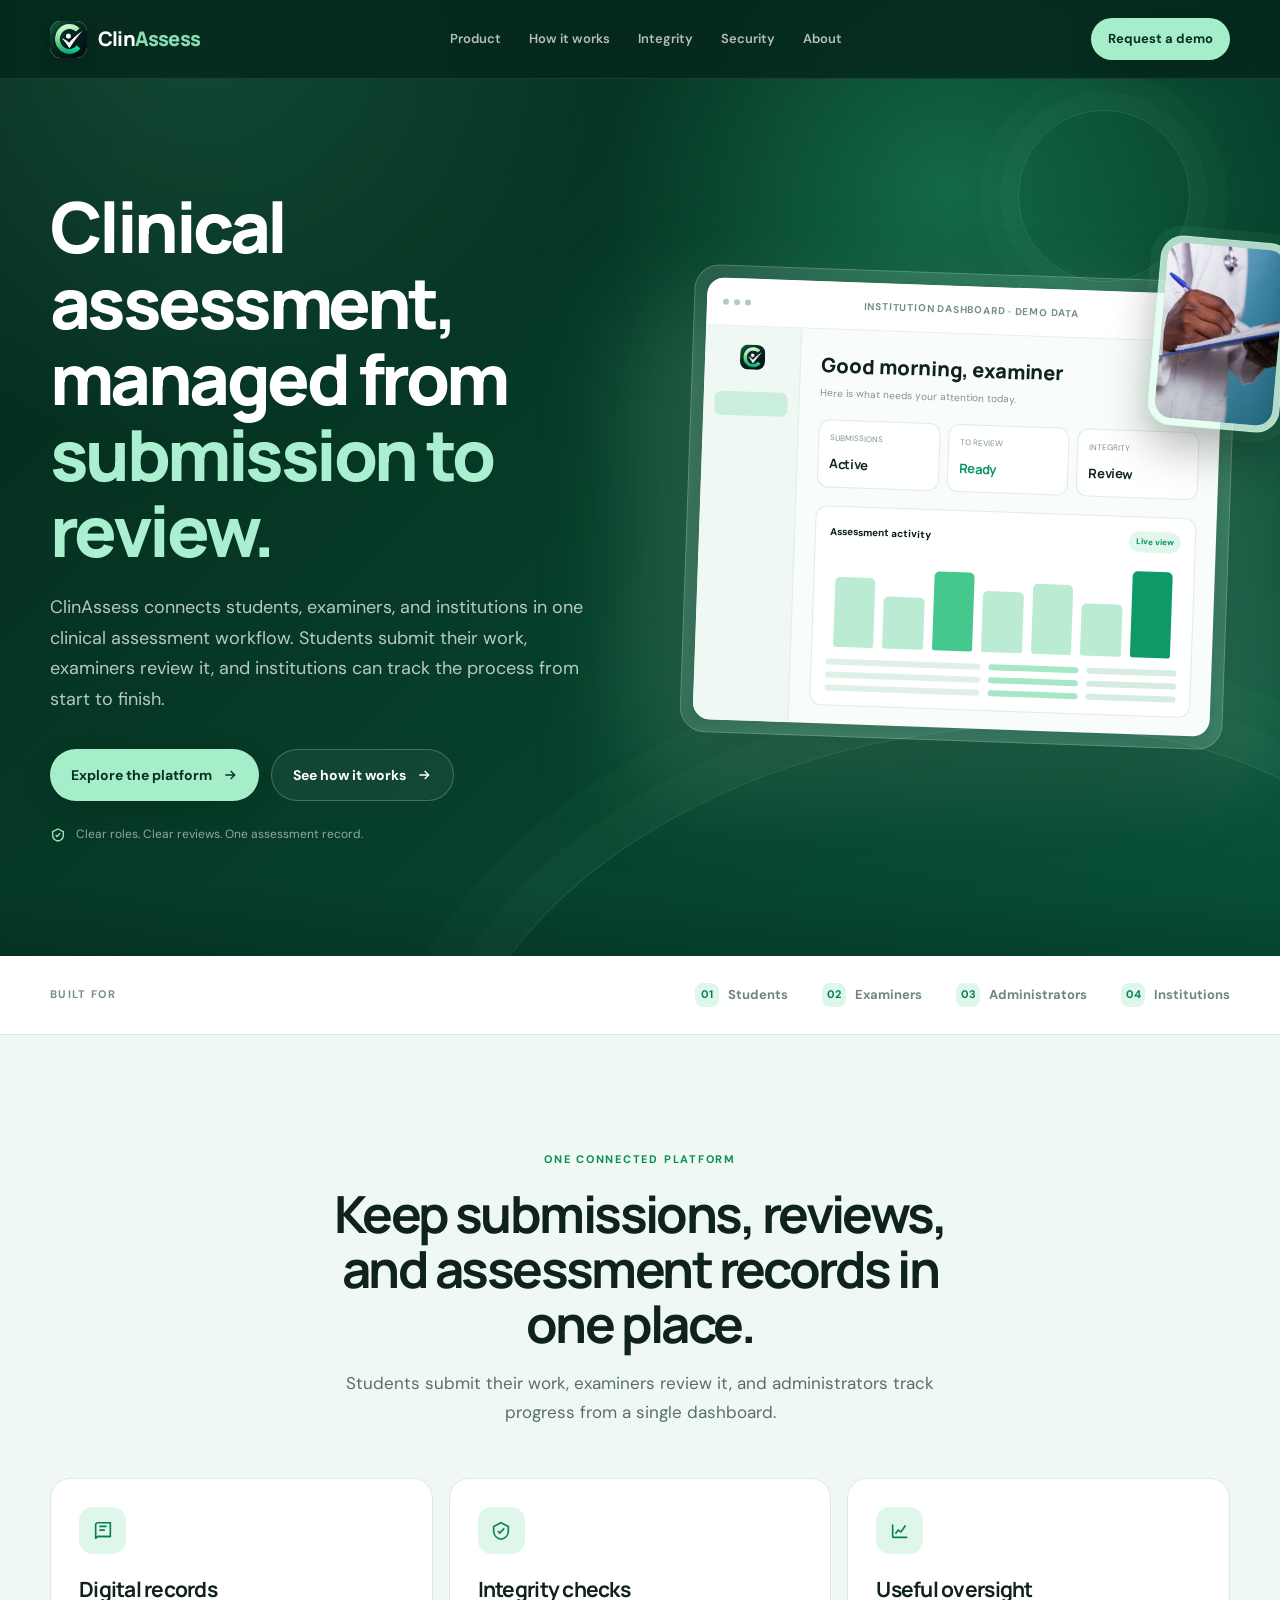
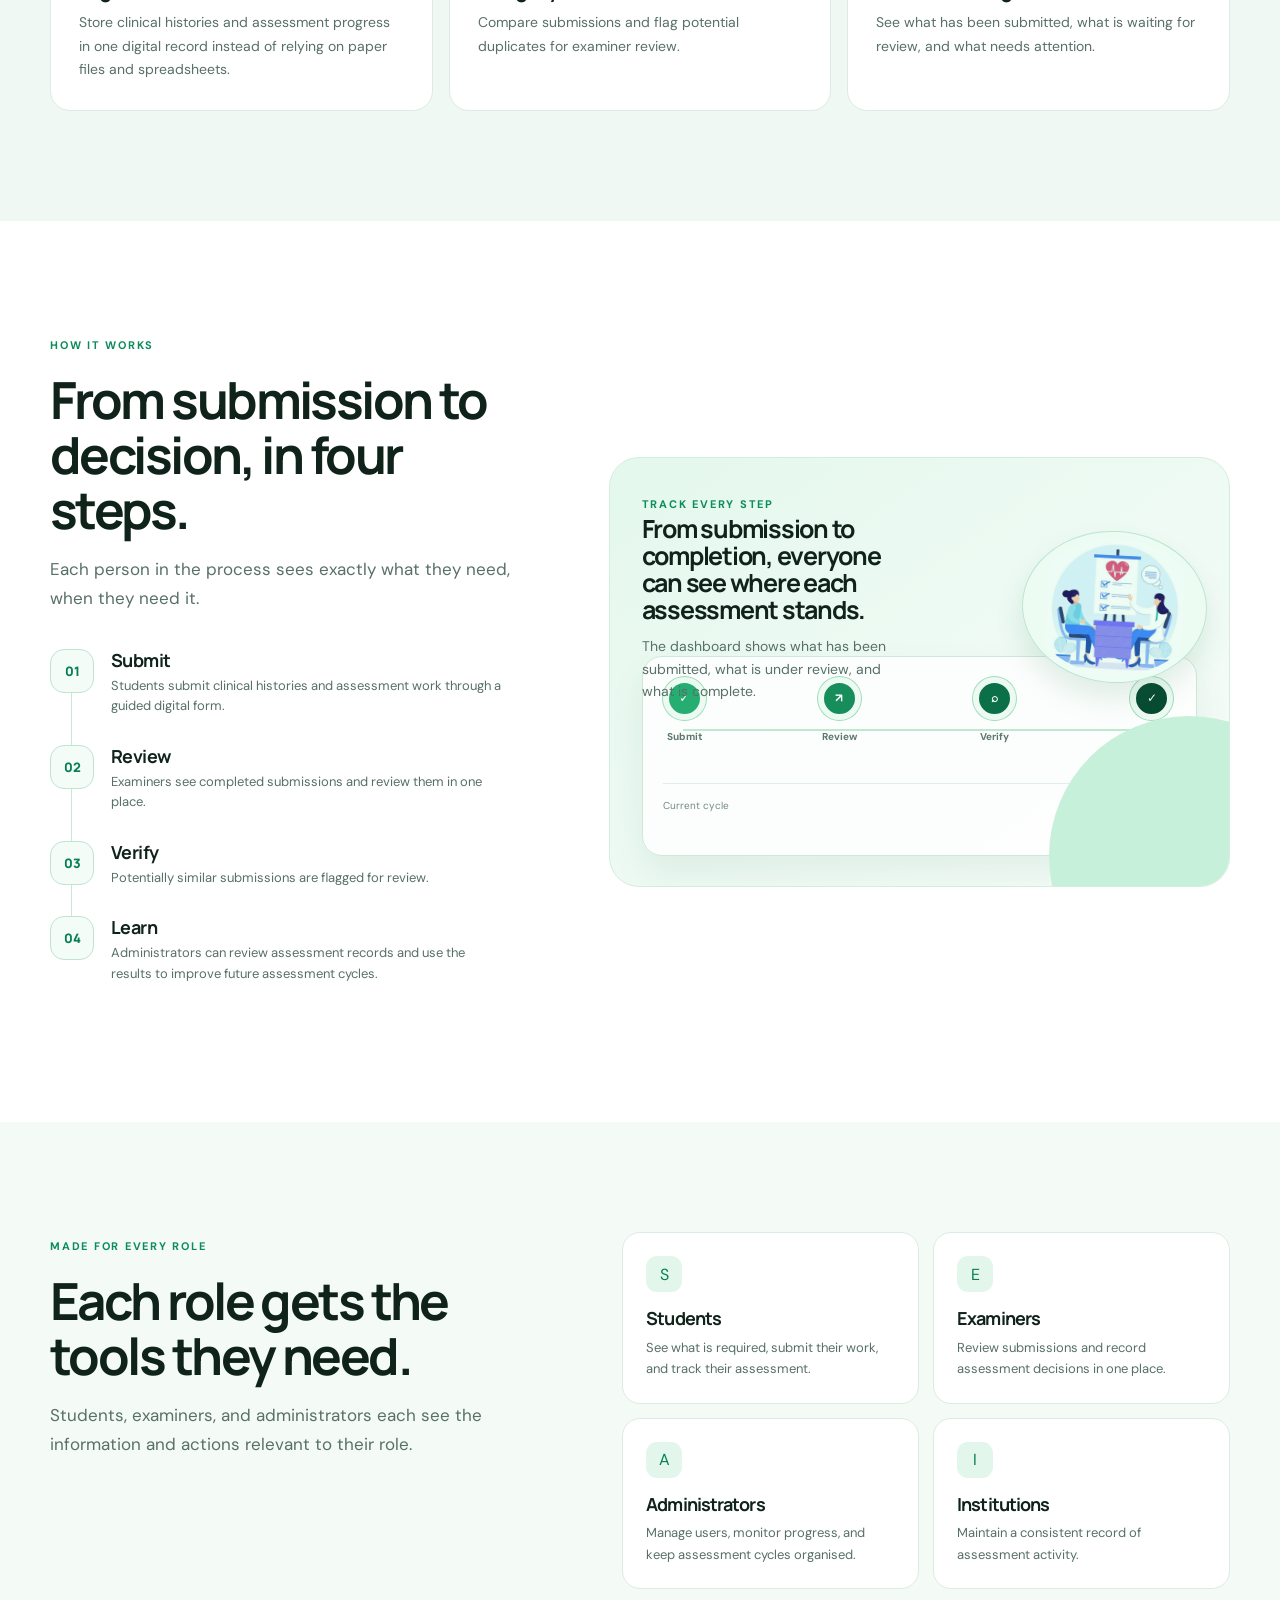
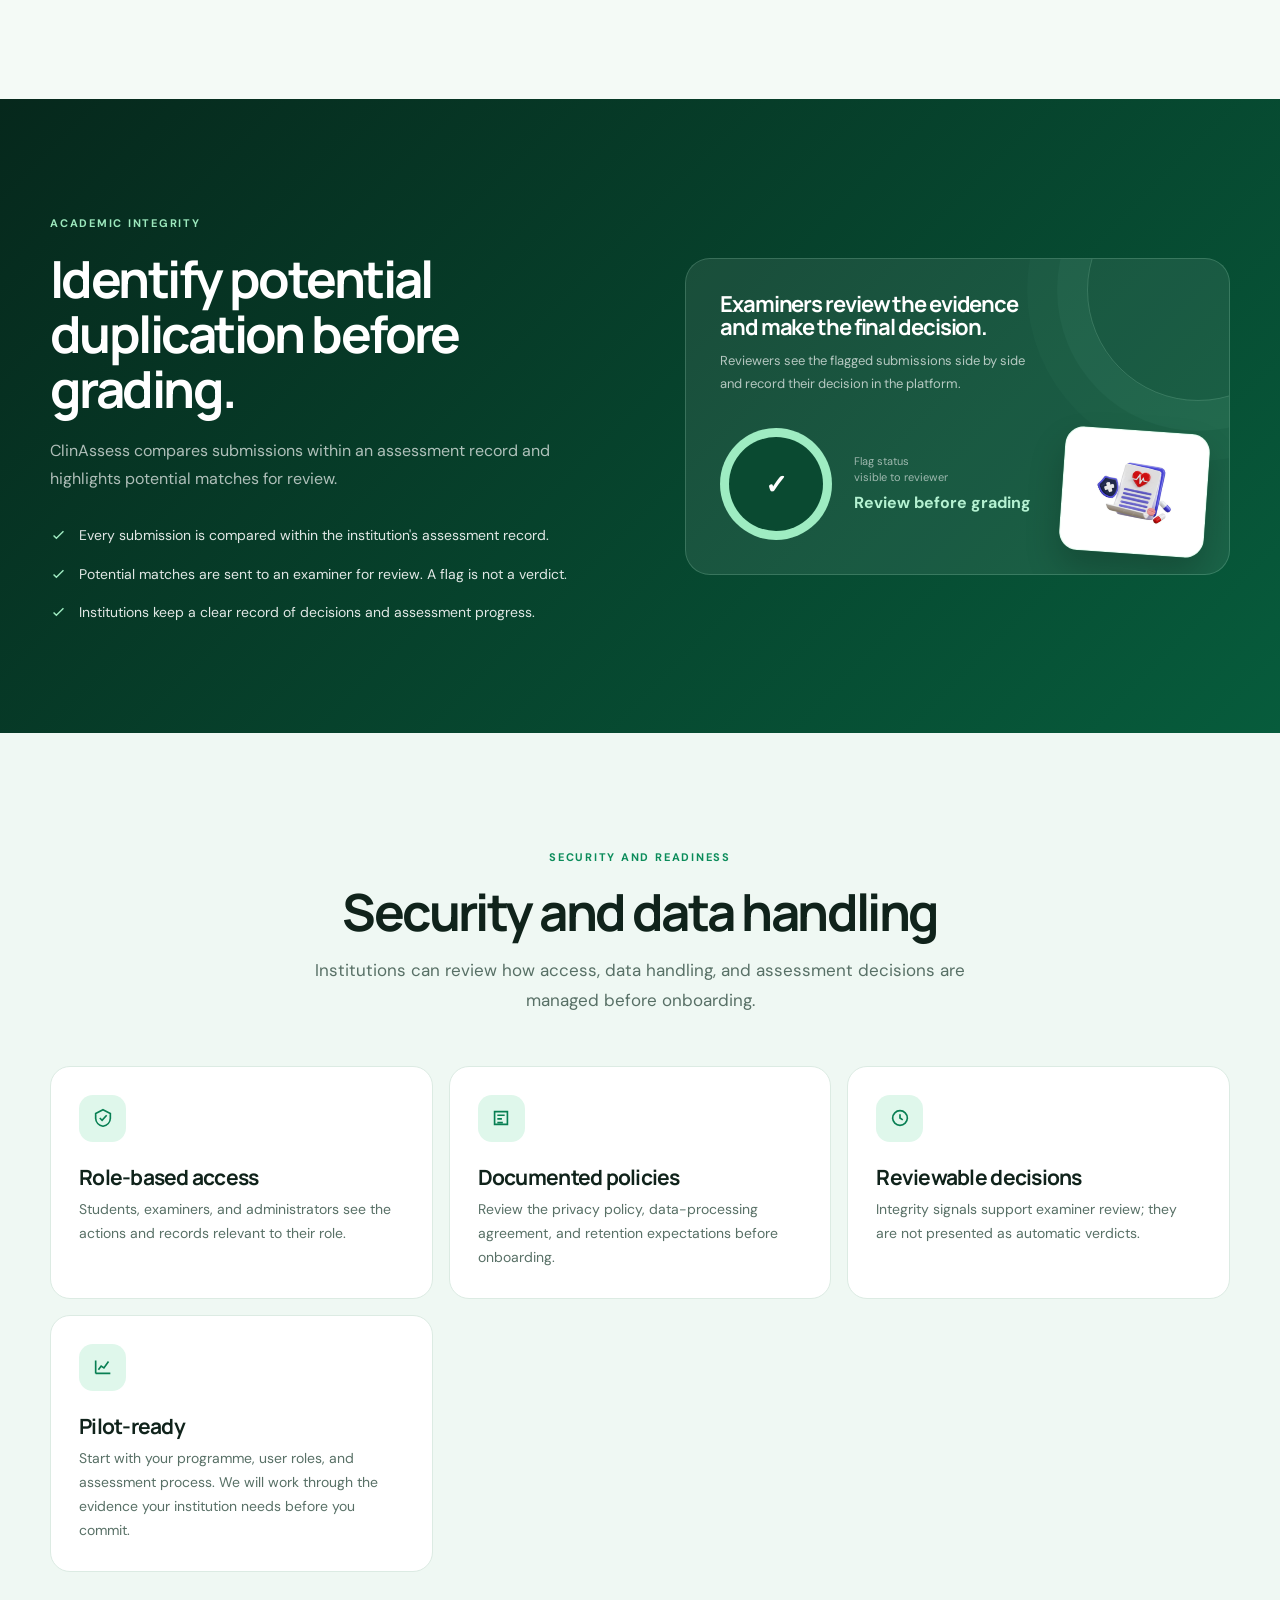
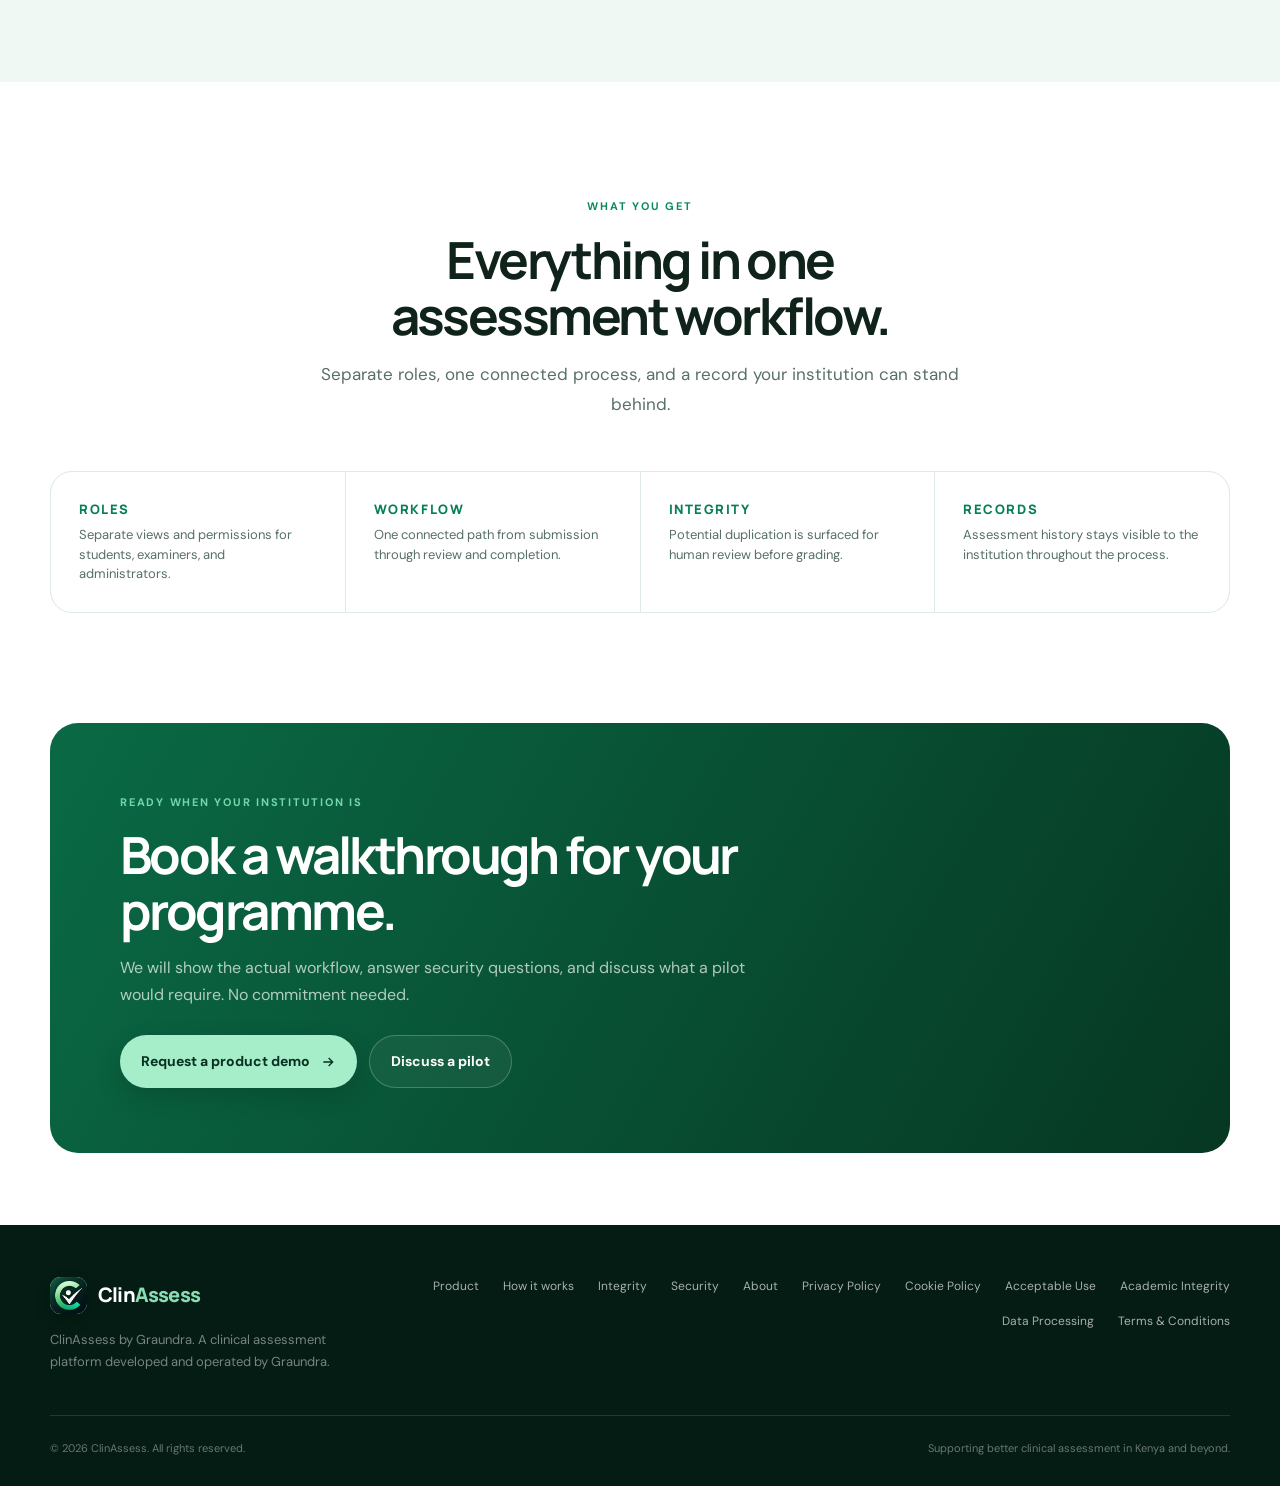
<file: index.html>
<!doctype html>
<html lang="en">
<head>
  <meta charset="utf-8">
  <meta name="viewport" content="width=device-width, initial-scale=1">
  <meta name="theme-color" content="#06261b">
  <meta name="description" content="ClinAssess is a secure clinical assessment management system for institutions, examiners, and students.">
  <title>ClinAssess – Clinical assessment, managed from submission to review</title>
  <link rel="preconnect" href="https://fonts.googleapis.com">
  <link rel="preconnect" href="https://fonts.gstatic.com" crossorigin>
  <link href="https://fonts.googleapis.com/css2?family=DM+Sans:wght@400;500;600;700&family=Manrope:wght@600;700;800&display=swap" rel="stylesheet">
  <style>
    :root{
      --ink:#10231b; --ink-soft:#587066; --green:#087f53; --green-dark:#06261b;
      --mint:#dff7eb; --mint-strong:#b9efd7; --cream:#f7fbf8; --paper:#ffffff;
      --line:#dcebe3; --orange:#f6a45b; --shadow:0 24px 70px rgba(6,38,27,.12);
      --max:1180px; --radius:24px;
    }
    *{box-sizing:border-box;margin:0;padding:0}
    html{scroll-behavior:smooth}
    body{font-family:'DM Sans',system-ui,sans-serif;color:var(--ink);background:var(--cream);line-height:1.6;-webkit-font-smoothing:antialiased;overflow-x:hidden}
    a{color:inherit;text-decoration:none} button{font:inherit} img{max-width:100%;display:block}
    .container{width:min(var(--max),calc(100% - 48px));margin:0 auto}
    .eyebrow{display:inline-flex;align-items:center;gap:9px;font-size:11px;line-height:1;font-weight:700;letter-spacing:.16em;text-transform:uppercase;color:#72d8ac}
    .eyebrow:before{display:none}
    .btn{display:inline-flex;align-items:center;justify-content:center;gap:10px;border:0;border-radius:999px;padding:14px 21px;font-size:14px;font-weight:700;cursor:pointer;transition:transform .2s ease,box-shadow .2s ease,background .2s ease}
    .btn:hover{transform:translateY(-2px)}
    .btn-primary{color:#073020;background:#a6edc9;box-shadow:0 10px 24px rgba(2,27,18,.18)}
    .btn-primary:hover{background:#c0f5da;box-shadow:0 14px 30px rgba(2,27,18,.24)}
    .btn-light{color:#0b3827;background:#fff;box-shadow:0 12px 28px rgba(2,27,18,.12)}
    .btn-light:hover{background:#effcf5}
    .btn-outline{color:#fff;border:1px solid rgba(255,255,255,.22);background:rgba(255,255,255,.05)}
    .btn-outline:hover{background:rgba(255,255,255,.12)}
    .arrow{width:16px;height:16px;transition:transform .2s ease}.btn:hover .arrow{transform:translateX(3px)}

    header{position:fixed;z-index:50;top:0;left:0;right:0;border-bottom:1px solid rgba(255,255,255,.09);background:rgba(6,38,27,.82);backdrop-filter:blur(18px);-webkit-backdrop-filter:blur(18px)}
    .nav{height:78px;display:flex;align-items:center;justify-content:space-between;gap:28px}
    .brand{display:flex;align-items:center;gap:11px;color:#fff;min-width:max-content}
    .brand-mark{width:37px;height:37px;border-radius:11px;overflow:hidden;background:#fff;box-shadow:0 6px 16px rgba(0,0,0,.18)}
    .brand-mark img{width:100%;height:100%;object-fit:cover}
    .brand-text{font-family:Manrope,sans-serif;font-size:20px;font-weight:800;letter-spacing:-.04em}
    .brand-text span{color:#88ddb5}
    .nav-links{display:flex;align-items:center;gap:28px;color:rgba(255,255,255,.7);font-size:13px;font-weight:600}
    .nav-links a{transition:color .15s ease}.nav-links a:hover{color:#fff}
    .nav-actions{display:flex;align-items:center;gap:12px}.nav-actions .btn{padding:11px 17px;font-size:13px}
    .menu-toggle{display:none;width:42px;height:42px;border:1px solid rgba(255,255,255,.16);border-radius:12px;background:transparent;color:#fff;cursor:pointer}

    .hero{position:relative;isolation:isolate;padding:170px 0 112px;min-height:730px;color:#fff;background:radial-gradient(circle at 74% 20%,rgba(36,166,111,.42),transparent 28%),radial-gradient(circle at 14% 0%,rgba(80,196,145,.2),transparent 30%),linear-gradient(135deg,#05271b 0%,#063c28 49%,#075037 100%);overflow:hidden}
    .hero:before{content:'';position:absolute;z-index:-1;inset:auto -12% -42% 35%;height:620px;border-radius:50%;border:1px solid rgba(165,241,205,.15);box-shadow:0 0 0 36px rgba(165,241,205,.025),0 0 0 72px rgba(165,241,205,.02);transform:rotate(-12deg)}
    .hero:after{content:'';position:absolute;z-index:-1;top:110px;right:7%;width:170px;height:170px;border:1px solid rgba(165,241,205,.14);border-radius:50%;box-shadow:0 0 0 18px rgba(165,241,205,.025),0 0 0 38px rgba(165,241,205,.018)}
    .hero-grid{display:grid;grid-template-columns:1.02fr .98fr;align-items:center;gap:72px}
    .hero-copy{max-width:620px}.hero-copy .pill{margin-bottom:26px}
    h1,h2,h3{font-family:Manrope,sans-serif;letter-spacing:-.05em;line-height:1.08}
    h1{margin:18px 0 24px;font-size:clamp(44px,5.5vw,76px);font-weight:800}
    .hero-copy h1 em{font-style:normal;color:#a9efd0}
    .hero-copy p{max-width:560px;color:rgba(255,255,255,.72);font-size:18px;line-height:1.7}
    .hero-actions{display:flex;flex-wrap:wrap;gap:12px;margin-top:34px}
    .hero-note{display:flex;align-items:center;gap:10px;margin-top:24px;color:rgba(255,255,255,.56);font-size:12px}.hero-note svg{color:#9de9c2}

    .dashboard-wrap{position:relative}.dashboard-glow{position:absolute;inset:8% -8% -8%;background:rgba(149,241,198,.25);filter:blur(50px);z-index:-1}
    .dashboard{position:relative;border:1px solid rgba(255,255,255,.2);border-radius:25px;padding:12px;background:rgba(255,255,255,.1);box-shadow:0 34px 80px rgba(0,0,0,.22);transform:rotate(2deg)}
    .dashboard-inner{border-radius:17px;overflow:hidden;background:#f8fcfa;color:var(--ink);box-shadow:0 4px 16px rgba(0,0,0,.12)}
    .dash-top{height:48px;display:flex;align-items:center;justify-content:space-between;padding:0 16px;background:#fff;border-bottom:1px solid #e5f0ea}.dash-dots{display:flex;gap:5px}.dash-dots i{width:6px;height:6px;border-radius:50%;background:#b5c9bf}.dash-title{font-size:10px;font-weight:700;color:#769087;letter-spacing:.08em;text-transform:uppercase}
    .dash-content{display:grid;grid-template-columns:96px 1fr;min-height:350px}.dash-side{padding:18px 11px;background:#eff8f3;border-right:1px solid #e0eee6}.dash-side .mini-logo{height:25px;width:25px;border-radius:8px;overflow:hidden;margin:0 auto 22px}.dash-side .mini-logo img{width:100%;height:100%;object-fit:cover}.dash-nav{display:grid;gap:8px}.dash-nav span{height:24px;border-radius:7px;background:transparent}.dash-nav span:first-child{background:#caeedc}.dash-main{padding:20px 20px 18px}.dash-greeting{font-family:Manrope;font-size:20px;font-weight:800;margin-bottom:4px}.dash-sub{font-size:10px;color:#7d9489}.dash-stats{display:grid;grid-template-columns:repeat(3,1fr);gap:8px;margin:18px 0}.dash-stat{padding:11px;border:1px solid #dfede5;border-radius:11px;background:#fff}.dash-stat small{display:block;font-size:8px;color:#7b9588;margin-bottom:6px}.dash-stat b{font-family:Manrope;font-size:20px}.dash-stat b.word{font-size:13px;letter-spacing:-.03em}.dash-stat b.green{color:#0a9660}.dash-panel{padding:14px;border:1px solid #dfede5;border-radius:12px;background:#fff}.panel-head{display:flex;justify-content:space-between;align-items:center;font-size:10px;font-weight:800}.panel-head span{font-size:8px;color:#0b9560;background:#e1f7eb;padding:4px 7px;border-radius:99px}.bar-chart{height:105px;display:flex;align-items:end;gap:9px;padding:15px 7px 0}.bar-chart i{display:block;flex:1;border-radius:5px 5px 2px 2px;background:#bcebd4}.bar-chart i:nth-child(2),.bar-chart i:nth-child(6){height:58%}.bar-chart i:nth-child(1),.bar-chart i:nth-child(5){height:78%}.bar-chart i:nth-child(3){height:88%;background:#45c88d}.bar-chart i:nth-child(4){height:68%}.bar-chart i:nth-child(7){height:96%;background:#0d9a64}.dash-table{display:grid;gap:7px;margin-top:12px}.dash-row{display:grid;grid-template-columns:1.2fr .7fr .7fr;gap:8px;align-items:center;font-size:8px;color:#6b8277}.dash-row b{height:6px;border-radius:99px;background:#dff1e7}.dash-row b:nth-child(2){background:#a7e6c7}.dash-row b:nth-child(3){background:#d6ece0}
    .hero-bottom{position:absolute;bottom:0;left:0;right:0;height:70px;background:linear-gradient(180deg,transparent,rgba(1,21,13,.2));pointer-events:none}

    .trust{padding:27px 0;background:#fff;border-bottom:1px solid var(--line)}.trust-row{display:flex;align-items:center;justify-content:space-between;gap:24px}.trust-label{font-size:11px;color:#789087;font-weight:700;letter-spacing:.12em;text-transform:uppercase}.trust-items{display:flex;align-items:center;gap:34px;color:#6e877b;font-size:13px;font-weight:700}.trust-item{display:flex;align-items:center;gap:9px}.trust-item span{width:24px;height:24px;border-radius:8px;display:grid;place-items:center;background:var(--mint);color:var(--green);font-size:11px}

    section{padding:110px 0}.section-head{max-width:650px}.section-head.center{margin:0 auto;text-align:center}.section-head h2{margin:15px 0 17px;font-size:clamp(34px,4vw,54px)}.section-head p{color:var(--ink-soft);font-size:17px;line-height:1.75}
    .soft-section{background:#eff8f3}.feature-grid{display:grid;grid-template-columns:repeat(3,1fr);gap:16px;margin-top:50px}.feature-card{padding:28px;border:1px solid var(--line);border-radius:20px;background:#fff;transition:transform .2s ease,box-shadow .2s ease}.feature-card:hover{transform:translateY(-5px);box-shadow:var(--shadow)}.icon-box{width:47px;height:47px;display:grid;place-items:center;border-radius:14px;background:var(--mint);color:var(--green);margin-bottom:24px}.feature-card h3{font-size:21px;margin-bottom:10px;letter-spacing:-.035em}.feature-card p{color:var(--ink-soft);font-size:14px;line-height:1.7}

    .workflow{background:#fff}.workflow-layout{display:grid;grid-template-columns:.86fr 1.14fr;gap:90px;align-items:center}.step-list{display:grid;gap:0;margin-top:35px}.step{display:grid;grid-template-columns:44px 1fr;gap:17px;position:relative;padding:0 0 28px}.step:not(:last-child):before{content:'';position:absolute;top:44px;left:21px;width:1px;height:calc(100% - 28px);background:#cce6d9}.step-number{width:44px;height:44px;border:1px solid #bfe4d0;border-radius:14px;display:grid;place-items:center;color:var(--green);font-family:Manrope;font-size:13px;font-weight:800;background:#f3fcf7;z-index:1}.step h3{font-size:18px;letter-spacing:-.03em;margin:2px 0 5px}.step p{font-size:13px;color:var(--ink-soft);max-width:390px}.workflow-card{position:relative;min-height:430px;padding:32px;border-radius:30px;background:linear-gradient(145deg,#e4f8ed,#f7fcf9);border:1px solid #d3eee0;overflow:hidden}.workflow-card:after{content:'';position:absolute;width:280px;height:280px;border-radius:50%;right:-100px;bottom:-110px;background:#c7f0da}.workflow-card h3{font-size:25px;max-width:280px;position:relative;z-index:1}.workflow-card p{max-width:315px;color:var(--ink-soft);font-size:14px;position:relative;z-index:1;margin-top:12px}.process-visual{position:absolute;left:32px;right:32px;bottom:30px;height:200px;border:1px solid #cfe7da;border-radius:20px;background:rgba(255,255,255,.82);padding:20px;box-shadow:0 18px 35px rgba(28,106,69,.08)}.process-line{position:absolute;left:40px;right:40px;top:72px;height:2px;background:#bfe8d0}.process-nodes{display:flex;justify-content:space-between;position:relative}.process-node{display:grid;justify-items:center;gap:9px;font-size:10px;font-weight:700;color:#5c776b}.node-dot{width:43px;height:43px;border-radius:50%;border:6px solid #ecfaf2;background:#25ad72;box-shadow:0 0 0 1px #9dddbb;display:grid;place-items:center;color:#fff;font-size:12px}.process-node:nth-child(2) .node-dot{background:#168d5b}.process-node:nth-child(3) .node-dot{background:#0b7048}.process-node:nth-child(4) .node-dot{background:#074b31}.process-note{display:flex;justify-content:space-between;gap:10px;margin-top:38px;padding-top:14px;border-top:1px solid #e0efe6;color:#738b80;font-size:10px}.process-note b{color:#0c8858}

    .roles{background:#f4faf6}.role-layout{display:grid;grid-template-columns:.9fr 1.1fr;gap:75px;align-items:start}.role-grid{display:grid;grid-template-columns:repeat(2,1fr);gap:14px}.role-card{padding:23px;border-radius:18px;background:#fff;border:1px solid var(--line)}.role-card .role-icon{width:36px;height:36px;border-radius:11px;display:grid;place-items:center;background:#e2f6eb;color:var(--green);margin-bottom:17px}.role-card h3{font-size:18px;margin-bottom:8px}.role-card p{font-size:13px;color:var(--ink-soft);line-height:1.65}

    .integrity{color:#fff;background:linear-gradient(135deg,#06281c,#075c3c)}.integrity .eyebrow{color:#9ce8bd}.integrity-layout{display:grid;grid-template-columns:1fr 1fr;gap:90px;align-items:center}.integrity h2{font-size:clamp(35px,4vw,55px);margin:16px 0 20px}.integrity p{color:rgba(255,255,255,.68);font-size:16px;line-height:1.8}.check-list{display:grid;gap:16px;margin-top:30px}.check-list li{display:flex;align-items:flex-start;gap:12px;color:rgba(255,255,255,.88);font-size:14px}.check-list svg{flex:0 0 auto;color:#9eebc1;margin-top:3px}.integrity-card{position:relative;padding:34px;border:1px solid rgba(178,241,207,.2);border-radius:25px;background:rgba(255,255,255,.08);overflow:hidden}.integrity-card:before{content:'';position:absolute;right:-80px;top:-80px;width:220px;height:220px;border:1px solid rgba(178,241,207,.2);border-radius:50%;box-shadow:0 0 0 30px rgba(178,241,207,.035),0 0 0 60px rgba(178,241,207,.025)}.integrity-card h3{font-size:22px;position:relative}.integrity-card p{font-size:13px;margin-top:9px;position:relative}.integrity-score{display:flex;align-items:center;gap:22px;margin-top:32px;position:relative}.score-ring{width:112px;height:112px;border-radius:50%;display:grid;place-items:center;background:#9eecc2;position:relative}.score-ring:after{content:'';position:absolute;inset:9px;border-radius:50%;background:#0a4a31}.score-ring b{position:relative;z-index:1;font:800 27px Manrope}.integrity-score small{display:block;color:rgba(255,255,255,.58);font-size:11px;line-height:1.5}.integrity-score strong{display:block;color:#b4f1d1;font-size:16px;margin-top:4px}

    .stats{background:#fff}.stats-grid{display:grid;grid-template-columns:repeat(4,1fr);gap:1px;margin-top:52px;border:1px solid var(--line);border-radius:22px;overflow:hidden;background:var(--line)}.stat{padding:28px;background:#fff}.stat b{display:block;font:800 35px Manrope;color:var(--green);letter-spacing:-.06em;margin-bottom:7px}.stat b.stat-label{font-size:13px;letter-spacing:.12em}.stat span{display:block;color:var(--ink-soft);font-size:13px;line-height:1.5}
    .cta{padding:0 0 110px;background:#fff}.cta-panel{position:relative;overflow:hidden;border-radius:28px;padding:65px 70px;background:linear-gradient(120deg,#0a6a45,#063723);color:#fff}.cta-panel:after{content:'';position:absolute;width:400px;height:400px;border-radius:50%;right:-120px;top:-230px;border:1px solid rgba(166,239,202,.2);box-shadow:0 0 0 35px rgba(166,239,202,.03),0 0 0 70px rgba(166,239,202,.025)}.cta-content{position:relative;z-index:1;max-width:640px}.cta h2{font-size:clamp(34px,4vw,54px);margin:14px 0 16px}.cta p{color:rgba(255,255,255,.69);font-size:16px;line-height:1.7}.cta .hero-actions{margin-top:27px}

    footer{padding:52px 0 28px;color:rgba(255,255,255,.65);background:#041c13}.footer-top{display:flex;align-items:flex-start;justify-content:space-between;gap:40px;padding-bottom:42px;border-bottom:1px solid rgba(255,255,255,.12)}.footer-brand{max-width:285px}.footer-brand .brand{margin-bottom:15px}.footer-brand p{font-size:13px;line-height:1.7;color:rgba(255,255,255,.46)}.footer-links{display:flex;flex-wrap:wrap;justify-content:flex-end;gap:16px 24px;font-size:12px}.footer-links a:hover{color:#fff}.footer-bottom{display:flex;justify-content:space-between;gap:20px;padding-top:24px;font-size:11px;color:rgba(255,255,255,.4)}

    .modal-backdrop{position:fixed;z-index:100;inset:0;display:none;align-items:center;justify-content:center;padding:20px;background:rgba(1,13,8,.72);backdrop-filter:blur(8px)}.modal-backdrop.open{display:flex}.modal{width:min(480px,100%);padding:30px;border-radius:25px;background:#fff;box-shadow:0 30px 90px rgba(0,0,0,.3);position:relative}.modal-close{position:absolute;right:17px;top:17px;width:32px;height:32px;border:0;border-radius:50%;background:#eef6f1;color:#527466;cursor:pointer}.modal h2{font-size:27px;padding-right:30px}.modal-sub{color:var(--ink-soft);font-size:13px;margin-top:8px}.inst-list{list-style:none;display:grid;gap:10px;margin-top:22px}.inst-option{display:flex;align-items:center;gap:13px;width:100%;padding:13px;border:1px solid var(--line);border-radius:15px;background:#fff;text-align:left;cursor:pointer;transition:border-color .2s,box-shadow .2s,transform .2s}.inst-option:hover{border-color:#8cd7b0;box-shadow:0 10px 25px rgba(12,127,83,.12);transform:translateY(-2px)}.inst-logo{width:44px;height:44px;border-radius:12px;overflow:hidden;background:var(--mint);flex:0 0 auto}.inst-logo img{width:100%;height:100%;object-fit:cover}.inst-info{display:grid;gap:3px;flex:1}.inst-name{font-weight:800;font-size:14px}.inst-meta{font-size:11px;color:var(--ink-soft)}.pilot{width:max-content;padding:3px 7px;border-radius:99px;background:#e3f8ec;color:#0b8656;font-size:9px;font-weight:800;letter-spacing:.04em;text-transform:uppercase}.inst-arrow{color:#5c8773}.modal-note{margin-top:17px;color:#8a9d94;font-size:11px;line-height:1.5}
    .reveal{opacity:0;transform:translateY(18px);transition:opacity .7s ease,transform .7s ease}.reveal.visible{opacity:1;transform:none}
    @media (max-width:900px){.nav-links{gap:16px}.hero-grid,.workflow-layout,.role-layout,.integrity-layout{grid-template-columns:1fr;gap:55px}.hero{padding-top:145px}.hero-copy{max-width:700px}.dashboard{max-width:680px;margin:0 auto}.role-layout{gap:35px}.integrity-card{max-width:650px}.stats-grid{grid-template-columns:repeat(2,1fr)}}
    @media (max-width:700px){.container{width:min(var(--max),calc(100% - 34px))}.nav{height:70px}.nav-links,.nav-actions{display:none}.menu-toggle{display:grid;place-items:center}.nav.open .nav-links{display:grid;position:absolute;left:17px;right:17px;top:78px;padding:18px;border-radius:18px;background:#073622;border:1px solid rgba(255,255,255,.14);box-shadow:0 22px 42px rgba(0,0,0,.22)}.nav.open .nav-actions{display:flex;position:absolute;left:17px;right:17px;top:243px;padding:0 18px 18px;border-radius:0 0 18px 18px;background:#073622;border:1px solid rgba(255,255,255,.14);border-top:0}.hero{padding:124px 0 80px;min-height:0}.hero-copy p{font-size:16px}.hero-actions{display:grid}.hero-actions .btn{width:100%}.dashboard{transform:none;padding:7px}.dash-content{grid-template-columns:66px 1fr;min-height:270px}.dash-side{padding:14px 8px}.dash-main{padding:14px}.dash-greeting{font-size:15px}.dash-stats{margin:12px 0}.dash-stat{padding:8px}.dash-stat b{font-size:15px}.bar-chart{height:78px;gap:5px}.process-visual{left:16px;right:16px;padding:13px}.workflow-card{min-height:405px;padding:24px}.feature-grid,.role-grid{grid-template-columns:1fr}.feature-grid{margin-top:32px}.trust-row{align-items:flex-start;flex-direction:column}.trust-items{flex-wrap:wrap;gap:14px 22px}.trust{padding:22px 0}.section-head p{font-size:15px}.section-head h2{font-size:36px}.workflow-layout,.integrity-layout{gap:35px}.stats-grid{grid-template-columns:1fr 1fr}.stat{padding:20px}.stat b{font-size:28px}.cta{padding-bottom:75px}.cta-panel{padding:38px 25px}.footer-top,.footer-bottom{flex-direction:column}.footer-links{justify-content:flex-start}.footer-bottom{gap:9px}.modal{padding:25px}.integrity-score{gap:15px}}
  .cta-panel:after{display:none}.cta-panel,.cta-content{min-height:0}.cta{padding-bottom:72px}
  
    /* Image-led visual accents */
    .hero-photo{position:absolute;z-index:4;top:-34px;right:-56px;width:132px;height:190px;padding:6px;border:1px solid rgba(190,255,221,.5);border-radius:23px;background:rgba(225,255,240,.78);box-shadow:0 22px 45px rgba(0,0,0,.28),0 0 0 10px rgba(168,241,203,.06);transform:rotate(5deg);overflow:hidden}
    .hero-photo:after{content:'';position:absolute;inset:6px;border-radius:17px;background:linear-gradient(150deg,rgba(4,48,31,.02),rgba(4,48,31,.25));pointer-events:none}
    .hero-photo img{width:100%;height:100%;object-fit:cover;object-position:center 42%;border-radius:17px;filter:saturate(.92) contrast(1.03)}
    .workflow-card h3,.workflow-card>p{position:relative;z-index:2;max-width:250px}
    .workflow-art{position:absolute;z-index:1;top:73px;right:22px;width:185px;height:152px;padding:7px;border:1px solid rgba(129,202,163,.45);border-radius:50%;background:rgba(235,252,243,.9);box-shadow:0 16px 28px rgba(30,112,73,.12);transform:rotate(3deg);overflow:hidden}
    .workflow-art img{width:100%;height:100%;object-fit:contain;border-radius:50%;mix-blend-mode:multiply;opacity:.9}
    .integrity-card{min-height:310px;padding-right:190px}
    .integrity-art{position:absolute;z-index:1;right:22px;bottom:20px;width:145px;height:124px;padding:8px;border:1px solid rgba(172,241,204,.34);border-radius:19px;background:#fff;box-shadow:0 18px 35px rgba(0,0,0,.2);transform:rotate(4deg);overflow:hidden}
    .integrity-art img{width:100%;height:100%;object-fit:contain;border-radius:12px}
    @media (max-width:700px){
      .hero-photo{top:-38px;right:-9px;width:105px;height:150px;border-radius:18px}
      .hero-photo:after{inset:5px;border-radius:13px}.hero-photo img{border-radius:13px}
      .workflow-card h3,.workflow-card>p{max-width:205px}.workflow-art{top:86px;right:16px;width:145px;height:125px}
      .integrity-card{min-height:360px;padding-right:24px;padding-bottom:155px}.integrity-art{right:20px;bottom:18px;width:135px;height:115px}
    }
</style>
</head>
<body>
  <header>
    <nav class="nav container" id="siteNav">
      <a class="brand" href="/" aria-label="ClinAssess home">
        <span class="brand-mark"><img src="cms-logo.jpg" alt=""></span>
        <span class="brand-text">Clin<span>Assess</span></span>
      </a>
      <div class="nav-links" aria-label="Primary navigation">
        <a href="/product">Product</a><a href="/how-it-works">How it works</a><a href="/integrity">Integrity</a><a href="/security">Security</a><a href="/about">About</a>
      </div>
      <div class="nav-actions"><a class="btn btn-primary" href="mailto:hello@graundra.com?subject=ClinAssess%20-%20Request%20Access">Request a demo</a></div>
      <button class="menu-toggle" id="menuToggle" aria-label="Open navigation" aria-expanded="false"><svg width="20" height="20" viewBox="0 0 24 24" fill="none" stroke="currentColor" stroke-width="2"><path d="M4 7h16M4 12h16M4 17h16"/></svg></button>
    </nav>
  </header>

  <main>
    <section class="hero">
      <div class="container hero-grid">
        <div class="hero-copy">
          <h1>Clinical assessment, managed from <em>submission to review.</em></h1>
          <p>ClinAssess connects students, examiners, and institutions in one clinical assessment workflow. Students submit their work, examiners review it, and institutions can track the process from start to finish.</p>
          <div class="hero-actions"><a class="btn btn-primary" href="/product">Explore the platform <svg class="arrow" viewBox="0 0 24 24" fill="none" stroke="currentColor" stroke-width="2"><path d="M5 12h13M13 6l6 6-6 6"/></svg></a><a class="btn btn-outline" href="/how-it-works">See how it works <svg class="arrow" viewBox="0 0 24 24" fill="none" stroke="currentColor" stroke-width="2"><path d="M5 12h13M13 6l6 6-6 6"/></svg></a></div>
          <div class="hero-note"><svg width="16" height="16" viewBox="0 0 24 24" fill="none" stroke="currentColor" stroke-width="2"><path d="M12 3l8 4v5c0 4.8-3.4 8.2-8 9-4.6-.8-8-4.2-8-9V7l8-4Z"/><path d="m8.5 12 2.2 2.2 4.8-5"/></svg> Clear roles. Clear reviews. One assessment record.</div>
        </div>
        <div class="dashboard-wrap">
          <div class="hero-photo"><img src="clinician-notes.jpg" alt="Clinician recording assessment notes"></div>
          <div class="dashboard-glow"></div>
          <div class="dashboard"><div class="dashboard-inner">
            <div class="dash-top"><div class="dash-dots"><i></i><i></i><i></i></div><div class="dash-title">Institution dashboard · Demo data</div><span style="width:16px"></span></div>
            <div class="dash-content"><aside class="dash-side"><div class="mini-logo"><img src="cms-logo.jpg" alt=""></div><div class="dash-nav"><span></span><span></span><span></span><span></span><span></span></div></aside>
              <div class="dash-main"><div class="dash-greeting">Good morning, examiner</div><div class="dash-sub">Here is what needs your attention today.</div><div class="dash-stats"><div class="dash-stat"><small>SUBMISSIONS</small><b class="word">Active</b></div><div class="dash-stat"><small>TO REVIEW</small><b class="green word">Ready</b></div><div class="dash-stat"><small>INTEGRITY</small><b class="word">Review</b></div></div><div class="dash-panel"><div class="panel-head">Assessment activity <span>Live view</span></div><div class="bar-chart"><i></i><i></i><i></i><i></i><i></i><i></i><i></i></div><div class="dash-table"><div class="dash-row"><b></b><b></b><b></b></div><div class="dash-row"><b></b><b></b><b></b></div><div class="dash-row"><b></b><b></b><b></b></div></div></div></div>
            </div>
          </div></div>
        </div>
      </div><div class="hero-bottom"></div>
    </section>

    <div class="trust"><div class="container trust-row"><span class="trust-label">Built for</span><div class="trust-items"><div class="trust-item"><span>01</span> Students</div><div class="trust-item"><span>02</span> Examiners</div><div class="trust-item"><span>03</span> Administrators</div><div class="trust-item"><span>04</span> Institutions</div></div></div></div>

    <section class="soft-section" id="platform"><div class="container"><div class="section-head center reveal"><span class="eyebrow" style="color:#0b8c5a">One connected platform</span><h2>Keep submissions, reviews, and assessment records in one place.</h2><p>Students submit their work, examiners review it, and administrators track progress from a single dashboard.</p></div><div class="feature-grid">
      <article class="feature-card reveal"><div class="icon-box"><svg width="22" height="22" viewBox="0 0 24 24" fill="none" stroke="currentColor" stroke-width="1.8"><path d="M4 5.5A2.5 2.5 0 0 1 6.5 3H20v15H6.5A2.5 2.5 0 0 0 4 20.5v-15Z"/><path d="M4 20.5A2.5 2.5 0 0 1 6.5 18H20M8 7h8M8 11h6"/></svg></div><h3>Digital records</h3><p>Store clinical histories and assessment progress in one digital record instead of relying on paper files and spreadsheets.</p></article>
      <article class="feature-card reveal"><div class="icon-box"><svg width="22" height="22" viewBox="0 0 24 24" fill="none" stroke="currentColor" stroke-width="1.8"><path d="M12 3 20 7v5c0 4.8-3.4 8.2-8 9-4.6-.8-8-4.2-8-9V7l8-4Z"/><path d="m8.5 12 2.2 2.2 4.8-5"/></svg></div><h3>Integrity checks</h3><p>Compare submissions and flag potential duplicates for examiner review.</p></article>
      <article class="feature-card reveal"><div class="icon-box"><svg width="22" height="22" viewBox="0 0 24 24" fill="none" stroke="currentColor" stroke-width="1.8"><path d="M4 19V5M4 19h16"/><path d="m7 15 3-4 3 2 5-7"/></svg></div><h3>Useful oversight</h3><p>See what has been submitted, what is waiting for review, and what needs attention.</p></article>
    </div></div></section>

    <section class="workflow" id="workflow"><div class="container workflow-layout"><div class="reveal"><div class="section-head"><span class="eyebrow" style="color:#0b8c5a">How it works</span><h2>From submission to decision, in four steps.</h2><p>Each person in the process sees exactly what they need, when they need it.</p></div>
        <div class="step-list"><div class="step"><div class="step-number">01</div><div><h3>Submit</h3><p>Students submit clinical histories and assessment work through a guided digital form.</p></div></div><div class="step"><div class="step-number">02</div><div><h3>Review</h3><p>Examiners see completed submissions and review them in one place.</p></div></div><div class="step"><div class="step-number">03</div><div><h3>Verify</h3><p>Potentially similar submissions are flagged for review.</p></div></div><div class="step"><div class="step-number">04</div><div><h3>Learn</h3><p>Administrators can review assessment records and use the results to improve future assessment cycles.</p></div></div></div>
      </div>
      <div class="workflow-card reveal"><span class="eyebrow" style="color:#0b8c5a">Track every step</span><h3>From submission to completion, everyone can see where each assessment stands.</h3><p>The dashboard shows what has been submitted, what is under review, and what is complete.</p>
          <div class="workflow-art"><img src="assessment-session.jpg" alt="Clinician and student reviewing an assessment"></div><div class="process-visual"><div class="process-line"></div><div class="process-nodes"><div class="process-node"><span class="node-dot">✓</span><span>Submit</span></div><div class="process-node"><span class="node-dot">↗</span><span>Review</span></div><div class="process-node"><span class="node-dot">⌕</span><span>Verify</span></div><div class="process-node"><span class="node-dot">✓</span><span>Complete</span></div></div><div class="process-note"><span>Current cycle</span><b>On track</b></div></div></div>
    </div></section>

    <section class="roles"><div class="container role-layout"><div class="section-head reveal"><span class="eyebrow" style="color:#0b8c5a">Made for every role</span><h2>Each role gets the tools they need.</h2><p>Students, examiners, and administrators each see the information and actions relevant to their role.</p></div><div class="role-grid"><article class="role-card reveal"><div class="role-icon">S</div><h3>Students</h3><p>See what is required, submit their work, and track their assessment.</p></article><article class="role-card reveal"><div class="role-icon">E</div><h3>Examiners</h3><p>Review submissions and record assessment decisions in one place.</p></article><article class="role-card reveal"><div class="role-icon">A</div><h3>Administrators</h3><p>Manage users, monitor progress, and keep assessment cycles organised.</p></article><article class="role-card reveal"><div class="role-icon">I</div><h3>Institutions</h3><p>Maintain a consistent record of assessment activity.</p></article></div></div></section>

    <section class="integrity" id="integrity"><div class="container integrity-layout"><div class="reveal"><span class="eyebrow">Academic integrity</span><h2>Identify potential duplication before grading.</h2><p>ClinAssess compares submissions within an assessment record and highlights potential matches for review.</p><ul class="check-list"><li><svg width="17" height="17" viewBox="0 0 24 24" fill="none" stroke="currentColor" stroke-width="2"><path d="m5 12 4 4L19 6"/></svg><span>Every submission is compared within the institution's assessment record.</span></li><li><svg width="17" height="17" viewBox="0 0 24 24" fill="none" stroke="currentColor" stroke-width="2"><path d="m5 12 4 4L19 6"/></svg><span>Potential matches are sent to an examiner for review. A flag is not a verdict.</span></li><li><svg width="17" height="17" viewBox="0 0 24 24" fill="none" stroke="currentColor" stroke-width="2"><path d="m5 12 4 4L19 6"/></svg><span>Institutions keep a clear record of decisions and assessment progress.</span></li></ul></div><div class="integrity-card reveal"><h3>Examiners review the evidence and make the final decision.</h3><p>Reviewers see the flagged submissions side by side and record their decision in the platform.</p><div class="integrity-score"><div class="score-ring"><b>✓</b></div><div><small>Flag status<br>visible to reviewer</small><strong>Review before grading</strong></div></div>
          <div class="integrity-art"><img src="medical-record.jpg" alt="Digital medical assessment record"></div></div></div></section>

    <section class="soft-section" id="security"><div class="container"><div class="section-head center reveal"><span class="eyebrow" style="color:#0b8c5a">Security and readiness</span><h2>Security and data handling</h2><p>Institutions can review how access, data handling, and assessment decisions are managed before onboarding.</p></div><div class="feature-grid"><article class="feature-card reveal"><div class="icon-box"><svg width="22" height="22" viewBox="0 0 24 24" fill="none" stroke="currentColor" stroke-width="1.8"><path d="M12 3 20 7v5c0 4.8-3.4 8.2-8 9-4.6-.8-8-4.2-8-9V7l8-4Z"/><path d="M8.5 12 11 14.5 16 9"/></svg></div><h3>Role-based access</h3><p>Students, examiners, and administrators see the actions and records relevant to their role.</p></article><article class="feature-card reveal"><div class="icon-box"><svg width="22" height="22" viewBox="0 0 24 24" fill="none" stroke="currentColor" stroke-width="1.8"><path d="M5 5h14v14H5z"/><path d="M8 9h8M8 13h5M8 17h6"/></svg></div><h3>Documented policies</h3><p>Review the privacy policy, data-processing agreement, and retention expectations before onboarding.</p></article><article class="feature-card reveal"><div class="icon-box"><svg width="22" height="22" viewBox="0 0 24 24" fill="none" stroke="currentColor" stroke-width="1.8"><circle cx="12" cy="12" r="8"/><path d="M12 8v4l3 2"/></svg></div><h3>Reviewable decisions</h3><p>Integrity signals support examiner review; they are not presented as automatic verdicts.</p></article><article class="feature-card reveal"><div class="icon-box"><svg width="22" height="22" viewBox="0 0 24 24" fill="none" stroke="currentColor" stroke-width="1.8"><path d="M4 19V5M4 19h16"/><path d="m7 15 3-4 3 2 5-7"/></svg></div><h3>Pilot-ready</h3><p>Start with your programme, user roles, and assessment process. We will work through the evidence your institution needs before you commit.</p></article></div></div></section>

    <section class="stats"><div class="container"><div class="section-head center reveal"><span class="eyebrow" style="color:#0b8c5a">What you get</span><h2>Everything in one assessment workflow.</h2><p>Separate roles, one connected process, and a record your institution can stand behind.</p></div><div class="stats-grid"><div class="stat reveal"><b class="stat-label">ROLES</b><span>Separate views and permissions for students, examiners, and administrators.</span></div><div class="stat reveal"><b class="stat-label">WORKFLOW</b><span>One connected path from submission through review and completion.</span></div><div class="stat reveal"><b class="stat-label">INTEGRITY</b><span>Potential duplication is surfaced for human review before grading.</span></div><div class="stat reveal"><b class="stat-label">RECORDS</b><span>Assessment history stays visible to the institution throughout the process.</span></div></div></div></section>

    <section class="cta" id="pricing"><div class="container"><div class="cta-panel reveal"><div class="cta-content"><span class="eyebrow">Ready when your institution is</span><h2>Book a walkthrough for your programme.</h2><p>We will show the actual workflow, answer security questions, and discuss what a pilot would require. No commitment needed.</p><div class="hero-actions"><a class="btn btn-primary" href="mailto:hello@graundra.com?subject=ClinAssess%20-%20Request%20Access">Request a product demo <svg class="arrow" viewBox="0 0 24 24" fill="none" stroke="currentColor" stroke-width="2"><path d="M5 12h13M13 6l6 6-6 6"/></svg></a><a class="btn btn-outline" href="mailto:hello@graundra.com?subject=ClinAssess%20-%20Pricing%20Enquiry">Discuss a pilot</a></div></div></div></div></section>
  </main>

  <footer><div class="container"><div class="footer-top"><div class="footer-brand"><a class="brand" href="/"><span class="brand-mark"><img src="cms-logo.jpg" alt=""></span><span class="brand-text">Clin<span>Assess</span></span></a><p>ClinAssess by Graundra. A clinical assessment platform developed and operated by Graundra.</p></div><div class="footer-links"><a href="/product">Product</a><a href="/how-it-works">How it works</a><a href="/integrity">Integrity</a><a href="/security">Security</a><a href="/about">About</a><a href="/privacy">Privacy Policy</a><a href="/cookies">Cookie Policy</a><a href="/acceptable-use">Acceptable Use</a><a href="/academic-integrity">Academic Integrity</a><a href="/dpa">Data Processing</a><a href="/terms">Terms &amp; Conditions</a></div></div><div class="footer-bottom"><span>© <span id="year"></span> ClinAssess. All rights reserved.</span><span>Supporting better clinical assessment in Kenya and beyond.</span></div></div></footer>

  <script>
    (function(){
      var nav=document.getElementById('siteNav'), menu=document.getElementById('menuToggle');
      menu.addEventListener('click',function(){var open=nav.classList.toggle('open');menu.setAttribute('aria-expanded',String(open));});
      nav.querySelectorAll('.nav-links a').forEach(function(link){link.addEventListener('click',function(){nav.classList.remove('open');menu.setAttribute('aria-expanded','false');});});
      document.getElementById('year').textContent=new Date().getFullYear();
      var observer=new IntersectionObserver(function(entries){entries.forEach(function(entry){if(entry.isIntersecting){entry.target.classList.add('visible');observer.unobserve(entry.target);}});},{threshold:.12});
      document.querySelectorAll('.reveal').forEach(function(item){observer.observe(item);});
    })();
  </script>
</body>
</html>
</file>
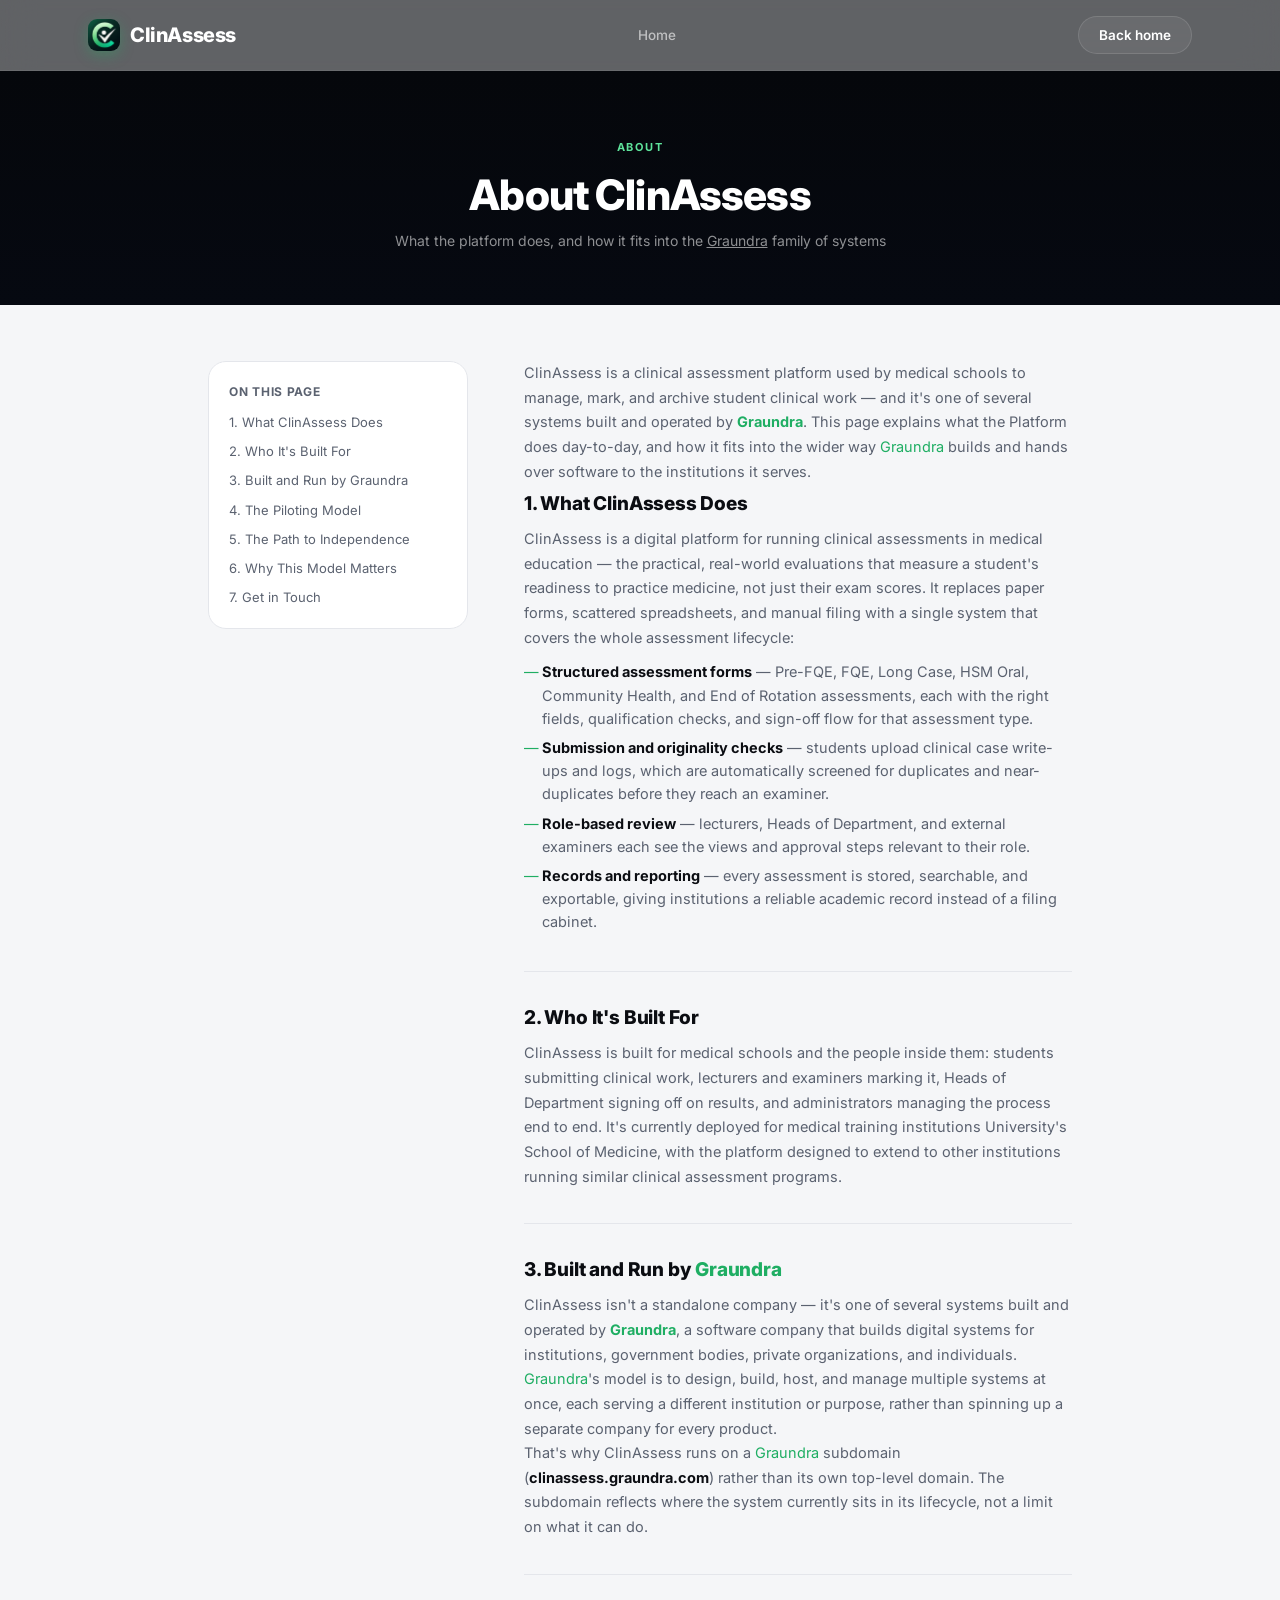
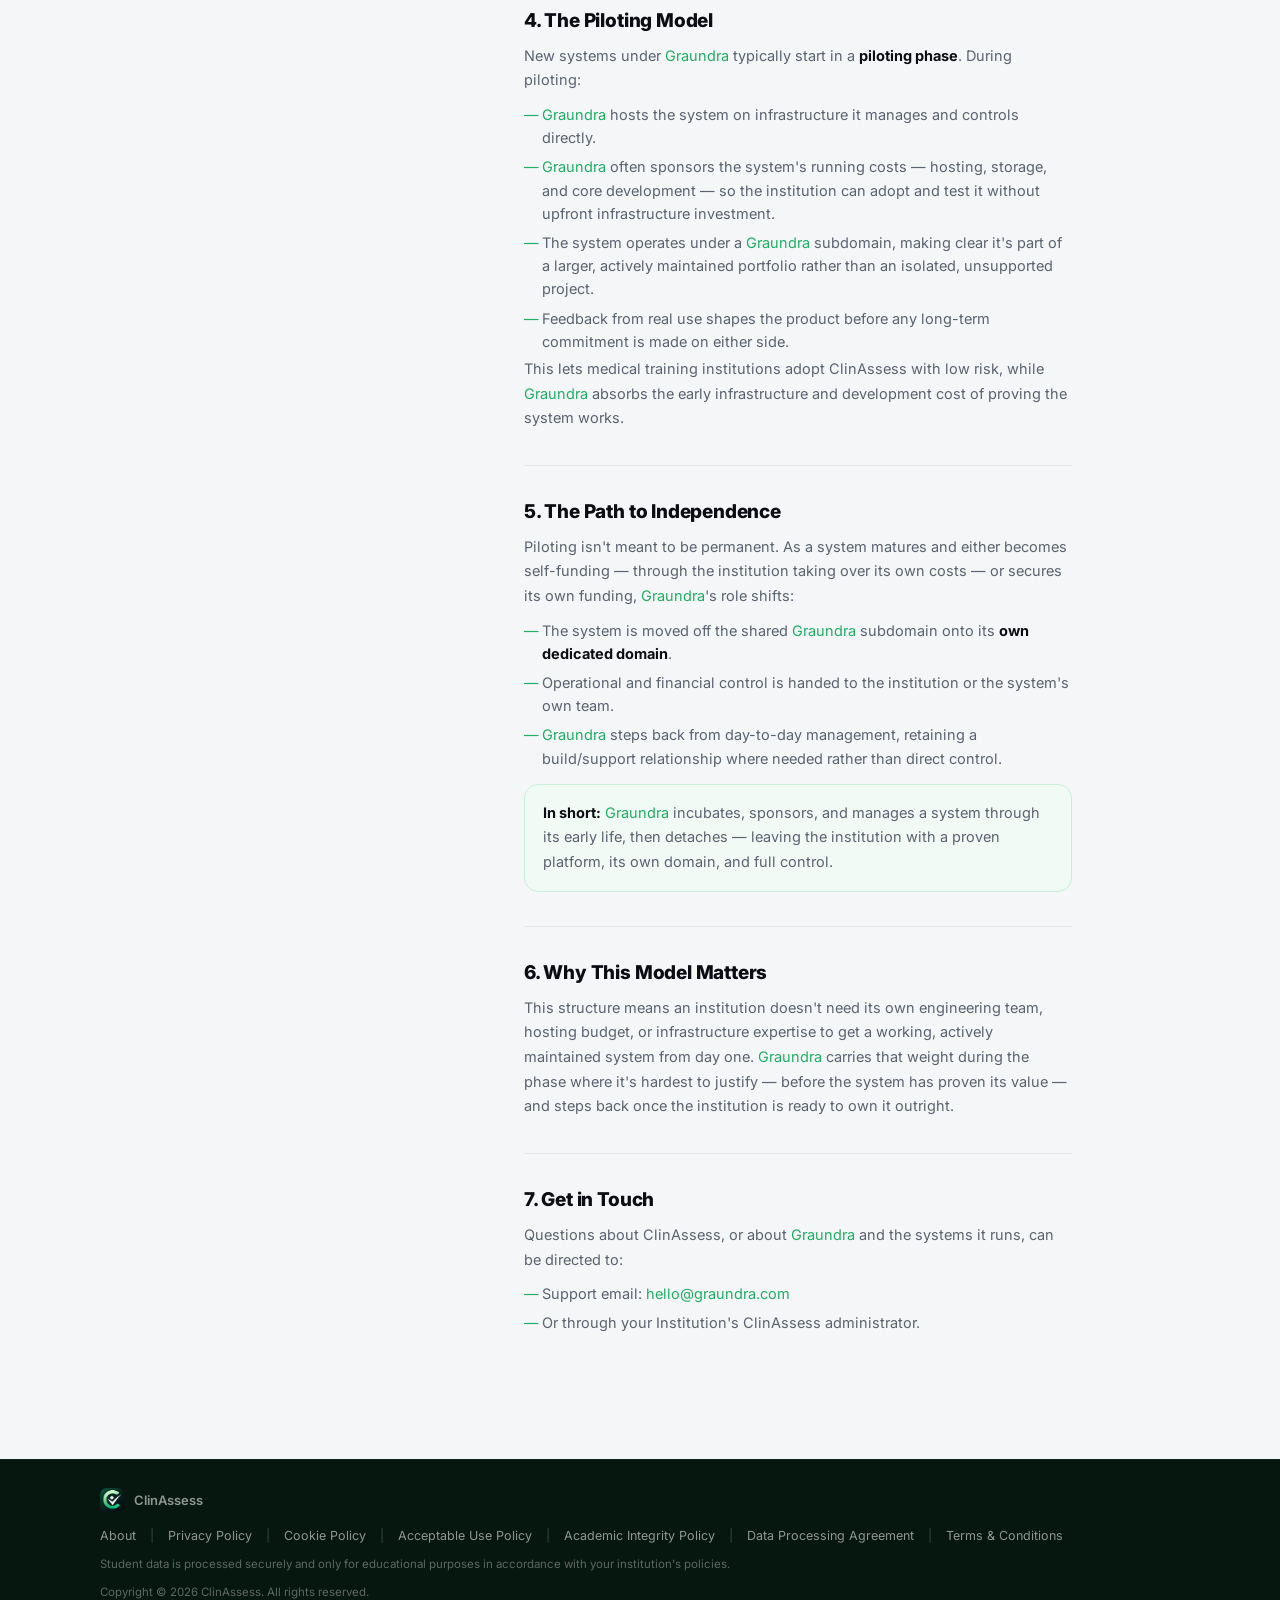
<file: about.html>
<!DOCTYPE html>
  <html lang="en">
  <head>
  <meta charset="UTF-8">
  <meta name="viewport" content="width=device-width, initial-scale=1.0">
  <title>About — ClinAssess</title>
  <link rel="preconnect" href="https://fonts.googleapis.com">
  <link rel="preconnect" href="https://fonts.gstatic.com" crossorigin>
  <link href="https://fonts.googleapis.com/css2?family=Inter:wght@400;500;600;700;800&display=swap" rel="stylesheet">
  <style>
    :root{
    --bg:#05070B;
    --navy-1:#07130D;
    --navy-2:#0B2118;
    --violet:#1FAE63;
    --blue:#1FAE63;
    --cyan:#5EE39B;
    --paper:#F5F6F8;
    --paper-card:#FFFFFF;
    --ink:#0B0D12;
    --ink-soft:#5B6270;
    --line:#E4E6EB;
    --line-dark:rgba(255,255,255,.09);
    --white:#FFFFFF;
    --success:#33D17A;
  }
    
    *{margin:0;padding:0;box-sizing:border-box;}
    html{scroll-behavior:smooth;}
    body{font-family:'Inter',system-ui,sans-serif;background:var(--paper);color:var(--ink);-webkit-font-smoothing:antialiased;}
    a{color:var(--blue); text-decoration:none;}
    a:hover{text-decoration:underline;}
    ul{list-style:none;}
    header{position:sticky; top:0; z-index:60; background:rgba(5,7,11,.62); backdrop-filter:blur(18px) saturate(160%); -webkit-backdrop-filter:blur(18px) saturate(160%); border-bottom:1px solid rgba(255,255,255,.06);}
    .nav{max-width:1160px; margin:0 auto; display:flex; align-items:center; justify-content:space-between; padding:16px 28px;}
    .brand{display:flex; align-items:center; gap:10px;}
    .brand .mark{width:32px; height:32px; border-radius:9px; overflow:hidden; display:flex; align-items:center; justify-content:center; box-shadow:0 4px 14px rgba(31,174,99,.35);}
    .brand .mark img{width:100%; height:100%; object-fit:cover;}
    .brand .name{font-weight:800; font-size:20px; color:#fff; letter-spacing:-0.02em;}
    .nav-links{display:flex; align-items:center; gap:36px;}
    .nav-links a{font-size:13.5px; font-weight:500; color:rgba(255,255,255,.6); transition:color .15s; text-decoration:none;}
    .nav-links a:hover{color:#fff; text-decoration:none;}
    .btn{display:inline-flex; align-items:center; gap:8px; padding:10px 20px; border-radius:100px; font-weight:600; font-size:13.5px; border:1px solid transparent; cursor:pointer; transition:transform .18s ease, box-shadow .18s ease, background .18s ease, border-color .18s ease; text-decoration:none;}
    .btn-ghost-dark{background:rgba(255,255,255,.06); border-color:rgba(255,255,255,.12); color:#fff;}
    .btn-ghost-dark:hover{background:rgba(255,255,255,.1); border-color:rgba(255,255,255,.22); text-decoration:none;}
    .legal-hero{background:linear-gradient(180deg, var(--bg) 0%, #060911 100%); color:#fff; padding:64px 28px 56px; text-align:center;}
    .legal-hero .label{color:var(--cyan); font-size:11px; font-weight:700; letter-spacing:.16em; text-transform:uppercase;}
    .legal-hero h1{font-size:clamp(28px,4vw,42px); font-weight:800; letter-spacing:-0.02em; margin-top:14px;}
    .legal-hero p{margin-top:12px; color:rgba(255,255,255,.55); font-size:14px;}
    .legal-wrap{max-width:920px; margin:0 auto; padding:56px 28px 120px; display:grid; grid-template-columns:260px 1fr; gap:56px; align-items:start;}
    .legal-toc{position:sticky; top:96px; background:var(--paper-card); border:1px solid var(--line); border-radius:18px; padding:22px 20px;}
    .legal-toc b{display:block; font-size:12px; font-weight:700; letter-spacing:.06em; text-transform:uppercase; color:var(--ink-soft); margin-bottom:12px;}
    .legal-toc ul{display:flex; flex-direction:column; gap:9px; max-height:60vh; overflow-y:auto;}
    .legal-toc a{font-size:13px; color:var(--ink-soft); text-decoration:none; line-height:1.4;}
    .legal-toc a:hover{color:var(--blue);}
    .legal-content{min-width:0;}
    .legal-section{padding-bottom:34px; border-bottom:1px solid var(--line); margin-bottom:34px;}
    .legal-section:last-child{border-bottom:none; margin-bottom:0; padding-bottom:0;}
    .legal-section h2{font-size:19px; font-weight:800; letter-spacing:-0.01em; margin-bottom:12px; scroll-margin-top:96px;}
    .legal-section p{font-size:14.5px; line-height:1.7; color:var(--ink-soft);}
    .legal-section ul{margin:10px 0 4px; display:flex; flex-direction:column; gap:6px;}
    .legal-section li{font-size:14.5px; line-height:1.6; color:var(--ink-soft); padding-left:18px; position:relative;}
    .legal-section li::before{content:"—"; position:absolute; left:0; color:var(--blue);}
    .legal-section b{color:var(--ink); font-weight:700;}
    .callout{background:#F0FBF5; border:1px solid #C9EFDA; border-radius:14px; padding:16px 18px; font-size:13.5px; color:var(--ink-soft); line-height:1.6; margin-top:14px;}
    .callout b{color:var(--ink);}
    footer{padding:28px 28px 22px; background:#06170f; border-top:1px solid rgba(255,255,255,.06);}
    .footer-inner{max-width:1080px; margin:0 auto; display:flex; flex-direction:column; gap:14px;}
    .footer-top{display:flex; align-items:center; justify-content:space-between; flex-wrap:wrap; gap:16px;}
    .footer-brand{display:flex; align-items:center; gap:10px;}
    .footer-brand .mark{width:24px; height:24px; border-radius:7px; overflow:hidden; display:flex; align-items:center; justify-content:center;}
    .footer-brand .mark img{width:100%; height:100%; object-fit:cover;}
    .footer-brand span{font-size:13px; font-weight:600; color:rgba(255,255,255,.55);}
    .footer-links{display:flex; align-items:center; gap:14px; font-size:12.5px; flex-wrap:wrap; row-gap:8px;}
    .footer-links a{color:rgba(255,255,255,.55); text-decoration:none;}
    .footer-links a:hover{color:rgba(255,255,255,.85);}
    .footer-links .sep{color:rgba(255,255,255,.2);}
    .footer-copy{font-size:11.5px; color:rgba(255,255,255,.35);}
    @media (max-width:800px){
      .legal-wrap{grid-template-columns:1fr;}
      .legal-toc{position:static; max-height:none;}
      .legal-toc ul{max-height:none;}
      .nav-links{display:none;}
      .footer-top{flex-direction:column; align-items:flex-start;}
    }
  
  </style>
  </head>
  <body>

  <header>
  <div class="nav">
    <div class="brand">
      <div class="mark"><img src="[data-uri]" alt="ClinAssess"></div>
      <span class="name">ClinAssess</span>
    </div>
    <nav class="nav-links">
      <a href="/">Home</a>
    </nav>
    <a href="/" class="btn btn-ghost-dark">Back home</a>
  </div>
</header>

  <section class="legal-hero">
    <span class="label">About</span>
    <h1>About ClinAssess</h1>
    <p>What the platform does, and how it fits into the <a href="https://graundra.com" style="color:inherit; text-decoration:underline;">Graundra</a> family of systems</p>
  </section>

  <div class="legal-wrap">
    <aside class="legal-toc">
      <b>On this page</b>
      <ul>
        <li><a href="#what-it-does">1. What ClinAssess Does</a></li>
        <li><a href="#who-its-for">2. Who It's Built For</a></li>
        <li><a href="#graundra">3. Built and Run by Graundra</a></li>
        <li><a href="#piloting-model">4. The Piloting Model</a></li>
        <li><a href="#path-to-independence">5. The Path to Independence</a></li>
        <li><a href="#why-it-matters">6. Why This Model Matters</a></li>
        <li><a href="#contact-about">7. Get in Touch</a></li>
      </ul>
    </aside>
    <main class="legal-content">
      <p style="font-size:14.5px; color:var(--ink-soft); line-height:1.7; margin-bottom:8px;">ClinAssess is a clinical assessment platform used by medical schools to manage, mark, and archive
      student clinical work — and it's one of several systems built and operated by <b><a href="https://graundra.com" style="color:var(--blue);">Graundra</a></b>. This page explains
      what the Platform does day-to-day, and how it fits into the wider way <a href="https://graundra.com" style="color:var(--blue);">Graundra</a> builds and hands over software
      to the institutions it serves.</p>
      
      <section class="legal-section" id="what-it-does">
        <h2>1. What ClinAssess Does</h2>
        <p>ClinAssess is a digital platform for running clinical assessments in medical education — the practical,
        real-world evaluations that measure a student's readiness to practice medicine, not just their exam scores.
        It replaces paper forms, scattered spreadsheets, and manual filing with a single system that covers the
        whole assessment lifecycle:</p>
        <ul>
          <li><b>Structured assessment forms</b> — Pre-FQE, FQE, Long Case, HSM Oral, Community Health, and End of Rotation assessments, each with the right fields, qualification checks, and sign-off flow for that assessment type.</li>
          <li><b>Submission and originality checks</b> — students upload clinical case write-ups and logs, which are automatically screened for duplicates and near-duplicates before they reach an examiner.</li>
          <li><b>Role-based review</b> — lecturers, Heads of Department, and external examiners each see the views and approval steps relevant to their role.</li>
          <li><b>Records and reporting</b> — every assessment is stored, searchable, and exportable, giving institutions a reliable academic record instead of a filing cabinet.</li>
        </ul>
      </section>

      <section class="legal-section" id="who-its-for">
        <h2>2. Who It's Built For</h2>
        <p>ClinAssess is built for medical schools and the people inside them: students submitting clinical work,
        lecturers and examiners marking it, Heads of Department signing off on results, and administrators managing
        the process end to end. It's currently deployed for medical training institutions University's School of Medicine, with the
        platform designed to extend to other institutions running similar clinical assessment programs.</p>
      </section>

      <section class="legal-section" id="graundra">
        <h2>3. Built and Run by <a href="https://graundra.com" style="color:var(--blue);">Graundra</a></h2>
        <p>ClinAssess isn't a standalone company — it's one of several systems built and operated by
        <b><a href="https://graundra.com" style="color:var(--blue);">Graundra</a></b>, a software company that builds digital systems for institutions, government bodies,
        private organizations, and individuals. <a href="https://graundra.com" style="color:var(--blue);">Graundra</a>'s model is to design, build, host, and manage multiple
        systems at once, each serving a different institution or purpose, rather than spinning up a separate company
        for every product.</p>
        <p>That's why ClinAssess runs on a <a href="https://graundra.com" style="color:var(--blue);">Graundra</a> subdomain
        (<b>clinassess.graundra.com</b>) rather than its own top-level domain. The subdomain reflects where
        the system currently sits in its lifecycle, not a limit on what it can do.</p>
      </section>

      <section class="legal-section" id="piloting-model">
        <h2>4. The Piloting Model</h2>
        <p>New systems under <a href="https://graundra.com" style="color:var(--blue);">Graundra</a> typically start in a <b>piloting phase</b>. During piloting:</p>
        <ul>
          <li><a href="https://graundra.com" style="color:var(--blue);">Graundra</a> hosts the system on infrastructure it manages and controls directly.</li>
          <li><a href="https://graundra.com" style="color:var(--blue);">Graundra</a> often sponsors the system's running costs — hosting, storage, and core development — so the institution can adopt and test it without upfront infrastructure investment.</li>
          <li>The system operates under a <a href="https://graundra.com" style="color:var(--blue);">Graundra</a> subdomain, making clear it's part of a larger, actively maintained portfolio rather than an isolated, unsupported project.</li>
          <li>Feedback from real use shapes the product before any long-term commitment is made on either side.</li>
        </ul>
        <p>This lets medical training institutions adopt ClinAssess with low risk, while <a href="https://graundra.com" style="color:var(--blue);">Graundra</a>
        absorbs the early infrastructure and development cost of proving the system works.</p>
      </section>

      <section class="legal-section" id="path-to-independence">
        <h2>5. The Path to Independence</h2>
        <p>Piloting isn't meant to be permanent. As a system matures and either becomes self-funding — through the
        institution taking over its own costs — or secures its own funding, <a href="https://graundra.com" style="color:var(--blue);">Graundra</a>'s role shifts:</p>
        <ul>
          <li>The system is moved off the shared <a href="https://graundra.com" style="color:var(--blue);">Graundra</a> subdomain onto its <b>own dedicated domain</b>.</li>
          <li>Operational and financial control is handed to the institution or the system's own team.</li>
          <li><a href="https://graundra.com" style="color:var(--blue);">Graundra</a> steps back from day-to-day management, retaining a build/support relationship where needed rather than direct control.</li>
        </ul>
        <p class="callout"><b>In short:</b> <a href="https://graundra.com" style="color:var(--blue);">Graundra</a> incubates, sponsors, and manages a system through its early
        life, then detaches — leaving the institution with a proven platform, its own domain, and full control.</p>
      </section>

      <section class="legal-section" id="why-it-matters">
        <h2>6. Why This Model Matters</h2>
        <p>This structure means an institution doesn't need its own engineering team, hosting budget, or
        infrastructure expertise to get a working, actively maintained system from day one. <a href="https://graundra.com" style="color:var(--blue);">Graundra</a> carries that
        weight during the phase where it's hardest to justify — before the system has proven its value — and steps
        back once the institution is ready to own it outright.</p>
      </section>

      <section class="legal-section" id="contact-about">
        <h2>7. Get in Touch</h2>
        <p>Questions about ClinAssess, or about <a href="https://graundra.com" style="color:var(--blue);">Graundra</a> and the systems it runs, can be directed to:</p>
        <ul>
          <li>Support email: <a href="mailto:hello@graundra.com">hello@graundra.com</a></li>
          <li>Or through your Institution's ClinAssess administrator.</li>
        </ul>
      </section>
    </main>
  </div>

  <footer>
    <div class="footer-inner">
      <div class="footer-top">
        <div class="footer-brand">
          <div class="mark"><img src="[data-uri]"></div>
          <span>ClinAssess</span>
        </div>
        <div class="footer-links">
          <a href="/about">About</a>
          <span class="sep">|</span>
          <a href="/privacy">Privacy Policy</a>
          <span class="sep">|</span>
          <a href="/cookies">Cookie Policy</a>
          <span class="sep">|</span>
          <a href="/acceptable-use">Acceptable Use Policy</a>
          <span class="sep">|</span>
          <a href="/academic-integrity">Academic Integrity Policy</a>
          <span class="sep">|</span>
          <a href="/dpa">Data Processing Agreement</a>
          <span class="sep">|</span>
          <a href="/terms">Terms & Conditions</a>
        </div>
      </div>
      <div class="footer-copy">Student data is processed securely and only for educational purposes in accordance with your institution's policies.</div>
      <div class="footer-copy">Copyright &copy; <span id="year"></span> ClinAssess. All rights reserved.</div>
    </div>
  </footer>

  <script>document.getElementById('year').textContent = new Date().getFullYear();</script>
  </body>
  </html>
</file>
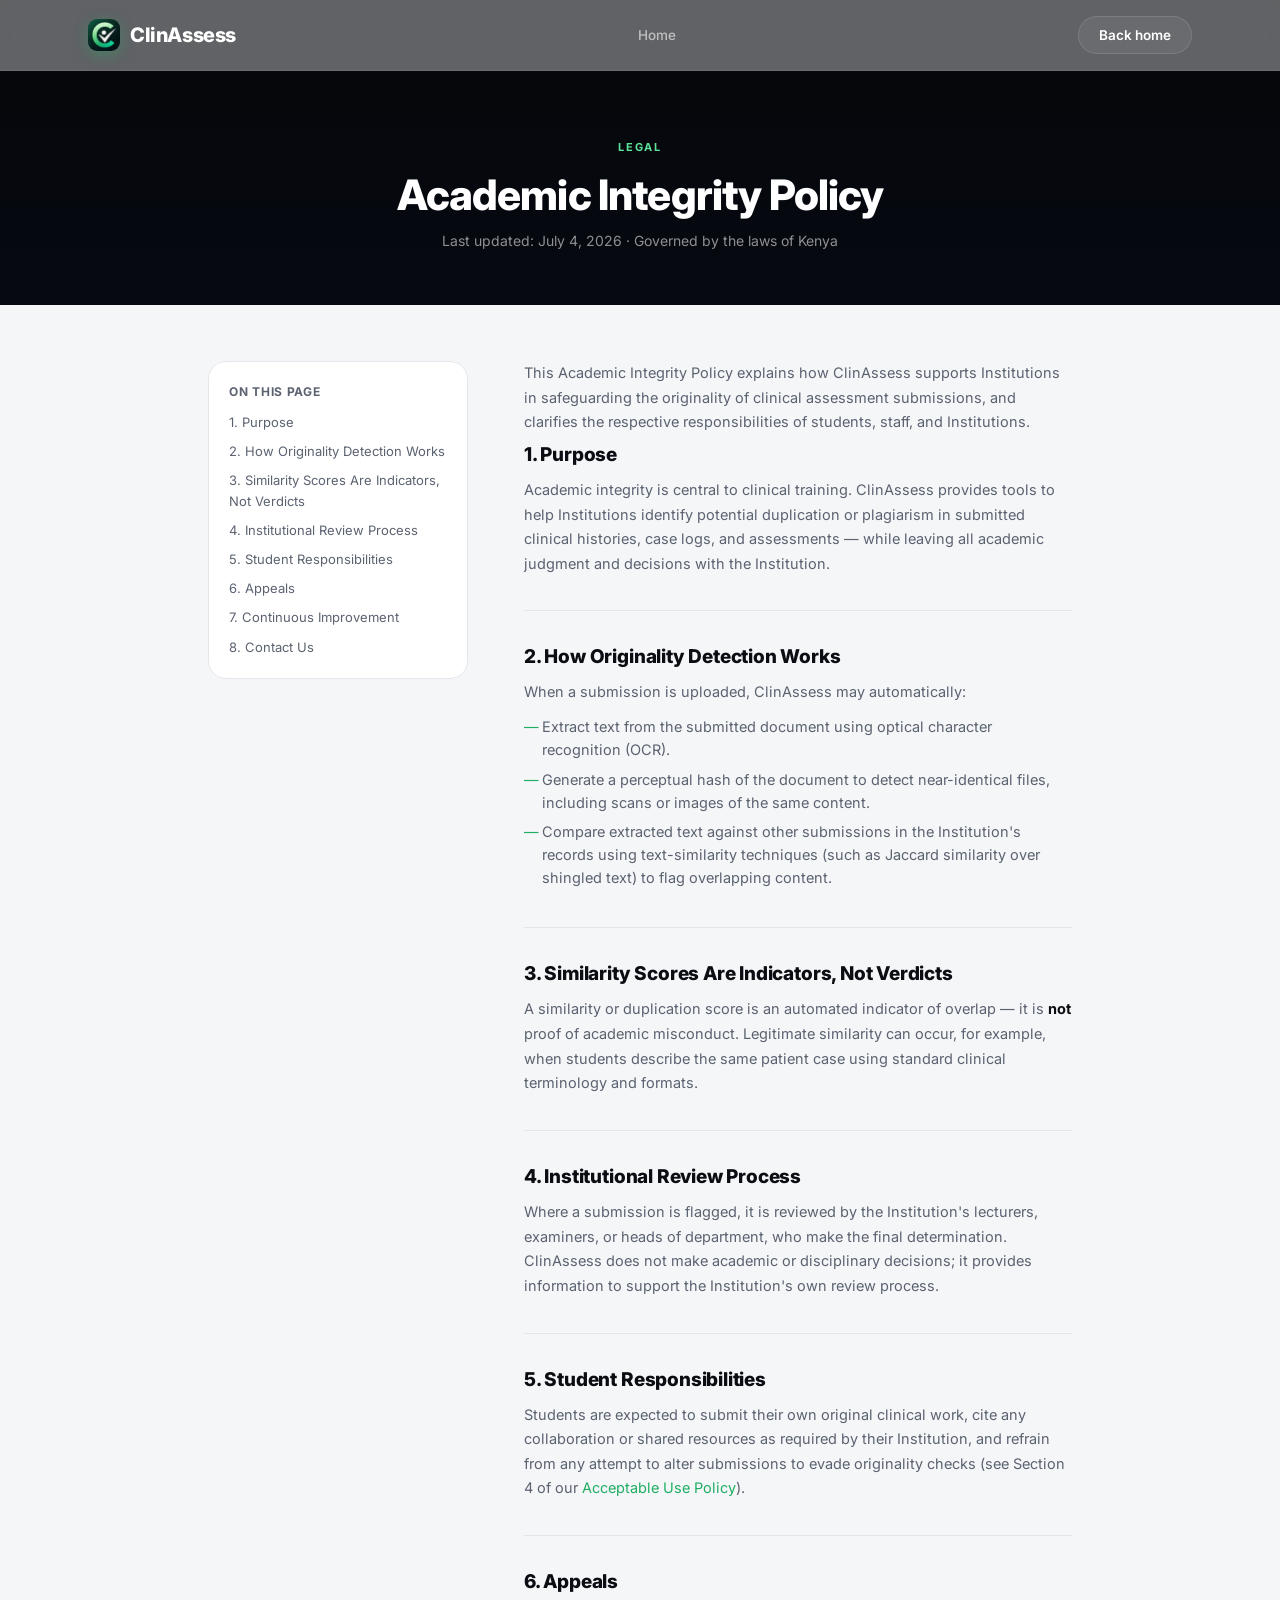
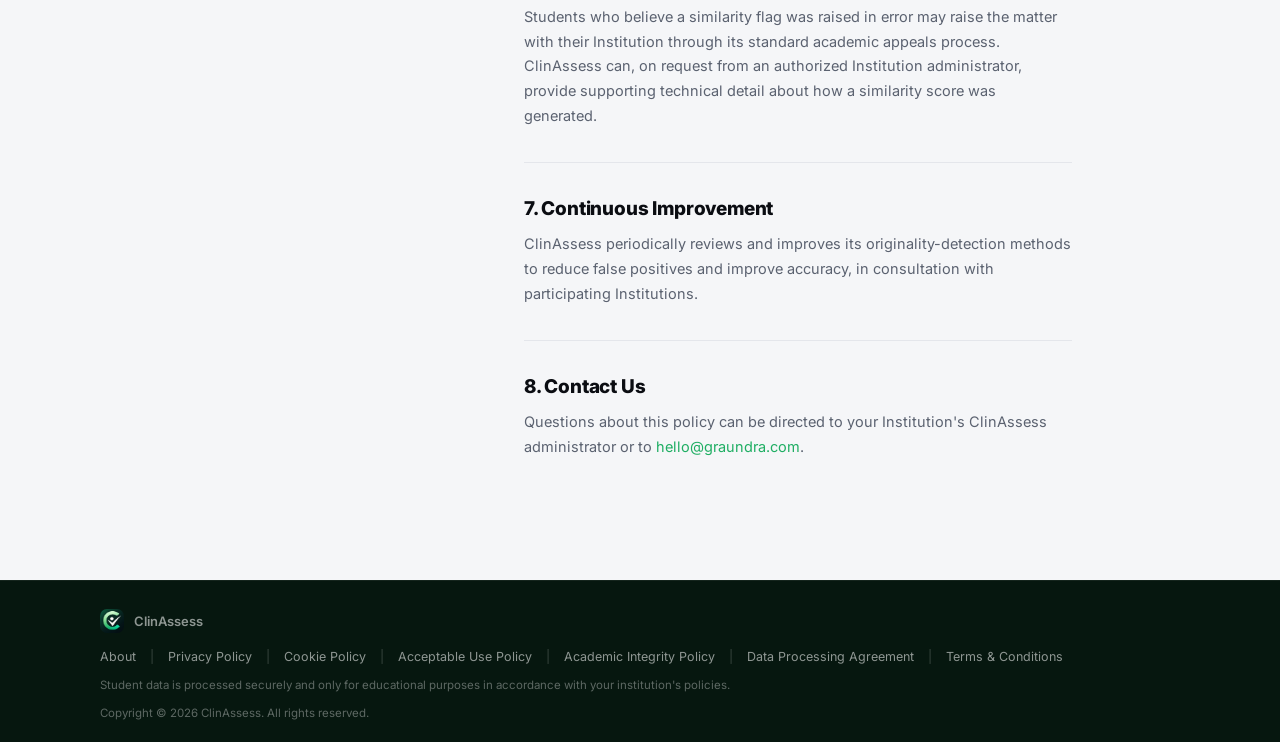
<file: academic-integrity.html>
<!DOCTYPE html>
  <html lang="en">
  <head>
  <meta charset="UTF-8">
  <meta name="viewport" content="width=device-width, initial-scale=1.0">
  <title>Academic Integrity Policy — ClinAssess</title>
  <link rel="preconnect" href="https://fonts.googleapis.com">
  <link rel="preconnect" href="https://fonts.gstatic.com" crossorigin>
  <link href="https://fonts.googleapis.com/css2?family=Inter:wght@400;500;600;700;800&display=swap" rel="stylesheet">
  <style>
    :root{
    --bg:#05070B;
    --navy-1:#07130D;
    --navy-2:#0B2118;
    --violet:#1FAE63;
    --blue:#1FAE63;
    --cyan:#5EE39B;
    --paper:#F5F6F8;
    --paper-card:#FFFFFF;
    --ink:#0B0D12;
    --ink-soft:#5B6270;
    --line:#E4E6EB;
    --line-dark:rgba(255,255,255,.09);
    --white:#FFFFFF;
    --success:#33D17A;
  }
    
    *{margin:0;padding:0;box-sizing:border-box;}
    html{scroll-behavior:smooth;}
    body{font-family:'Inter',system-ui,sans-serif;background:var(--paper);color:var(--ink);-webkit-font-smoothing:antialiased;}
    a{color:var(--blue); text-decoration:none;}
    a:hover{text-decoration:underline;}
    ul{list-style:none;}
    header{position:sticky; top:0; z-index:60; background:rgba(5,7,11,.62); backdrop-filter:blur(18px) saturate(160%); -webkit-backdrop-filter:blur(18px) saturate(160%); border-bottom:1px solid rgba(255,255,255,.06);}
    .nav{max-width:1160px; margin:0 auto; display:flex; align-items:center; justify-content:space-between; padding:16px 28px;}
    .brand{display:flex; align-items:center; gap:10px;}
    .brand .mark{width:32px; height:32px; border-radius:9px; overflow:hidden; display:flex; align-items:center; justify-content:center; box-shadow:0 4px 14px rgba(31,174,99,.35);}
    .brand .mark img{width:100%; height:100%; object-fit:cover;}
    .brand .name{font-weight:800; font-size:20px; color:#fff; letter-spacing:-0.02em;}
    .nav-links{display:flex; align-items:center; gap:36px;}
    .nav-links a{font-size:13.5px; font-weight:500; color:rgba(255,255,255,.6); transition:color .15s; text-decoration:none;}
    .nav-links a:hover{color:#fff; text-decoration:none;}
    .btn{display:inline-flex; align-items:center; gap:8px; padding:10px 20px; border-radius:100px; font-weight:600; font-size:13.5px; border:1px solid transparent; cursor:pointer; transition:transform .18s ease, box-shadow .18s ease, background .18s ease, border-color .18s ease; text-decoration:none;}
    .btn-ghost-dark{background:rgba(255,255,255,.06); border-color:rgba(255,255,255,.12); color:#fff;}
    .btn-ghost-dark:hover{background:rgba(255,255,255,.1); border-color:rgba(255,255,255,.22); text-decoration:none;}
    .legal-hero{background:linear-gradient(180deg, var(--bg) 0%, #060911 100%); color:#fff; padding:64px 28px 56px; text-align:center;}
    .legal-hero .label{color:var(--cyan); font-size:11px; font-weight:700; letter-spacing:.16em; text-transform:uppercase;}
    .legal-hero h1{font-size:clamp(28px,4vw,42px); font-weight:800; letter-spacing:-0.02em; margin-top:14px;}
    .legal-hero p{margin-top:12px; color:rgba(255,255,255,.55); font-size:14px;}
    .legal-wrap{max-width:920px; margin:0 auto; padding:56px 28px 120px; display:grid; grid-template-columns:260px 1fr; gap:56px; align-items:start;}
    .legal-toc{position:sticky; top:96px; background:var(--paper-card); border:1px solid var(--line); border-radius:18px; padding:22px 20px;}
    .legal-toc b{display:block; font-size:12px; font-weight:700; letter-spacing:.06em; text-transform:uppercase; color:var(--ink-soft); margin-bottom:12px;}
    .legal-toc ul{display:flex; flex-direction:column; gap:9px; max-height:60vh; overflow-y:auto;}
    .legal-toc a{font-size:13px; color:var(--ink-soft); text-decoration:none; line-height:1.4;}
    .legal-toc a:hover{color:var(--blue);}
    .legal-content{min-width:0;}
    .legal-section{padding-bottom:34px; border-bottom:1px solid var(--line); margin-bottom:34px;}
    .legal-section:last-child{border-bottom:none; margin-bottom:0; padding-bottom:0;}
    .legal-section h2{font-size:19px; font-weight:800; letter-spacing:-0.01em; margin-bottom:12px; scroll-margin-top:96px;}
    .legal-section p{font-size:14.5px; line-height:1.7; color:var(--ink-soft);}
    .legal-section ul{margin:10px 0 4px; display:flex; flex-direction:column; gap:6px;}
    .legal-section li{font-size:14.5px; line-height:1.6; color:var(--ink-soft); padding-left:18px; position:relative;}
    .legal-section li::before{content:"—"; position:absolute; left:0; color:var(--blue);}
    .legal-section b{color:var(--ink); font-weight:700;}
    .callout{background:#F0FBF5; border:1px solid #C9EFDA; border-radius:14px; padding:16px 18px; font-size:13.5px; color:var(--ink-soft); line-height:1.6; margin-top:14px;}
    .callout b{color:var(--ink);}
    footer{padding:28px 28px 22px; background:#06170f; border-top:1px solid rgba(255,255,255,.06);}
    .footer-inner{max-width:1080px; margin:0 auto; display:flex; flex-direction:column; gap:14px;}
    .footer-top{display:flex; align-items:center; justify-content:space-between; flex-wrap:wrap; gap:16px;}
    .footer-brand{display:flex; align-items:center; gap:10px;}
    .footer-brand .mark{width:24px; height:24px; border-radius:7px; overflow:hidden; display:flex; align-items:center; justify-content:center;}
    .footer-brand .mark img{width:100%; height:100%; object-fit:cover;}
    .footer-brand span{font-size:13px; font-weight:600; color:rgba(255,255,255,.55);}
    .footer-links{display:flex; align-items:center; gap:14px; font-size:12.5px; flex-wrap:wrap; row-gap:8px;}
    .footer-links a{color:rgba(255,255,255,.55); text-decoration:none;}
    .footer-links a:hover{color:rgba(255,255,255,.85);}
    .footer-links .sep{color:rgba(255,255,255,.2);}
    .footer-copy{font-size:11.5px; color:rgba(255,255,255,.35);}
    @media (max-width:800px){
      .legal-wrap{grid-template-columns:1fr;}
      .legal-toc{position:static; max-height:none;}
      .legal-toc ul{max-height:none;}
      .nav-links{display:none;}
      .footer-top{flex-direction:column; align-items:flex-start;}
    }
  
  </style>
  </head>
  <body>

  <header>
  <div class="nav">
    <div class="brand">
      <div class="mark"><img src="[data-uri]" alt="ClinAssess"></div>
      <span class="name">ClinAssess</span>
    </div>
    <nav class="nav-links">
      <a href="/">Home</a>
    </nav>
    <a href="/" class="btn btn-ghost-dark">Back home</a>
  </div>
</header>

  <section class="legal-hero">
    <span class="label">Legal</span>
    <h1>Academic Integrity Policy</h1>
    <p>Last updated: July 4, 2026 &middot; Governed by the laws of Kenya</p>
  </section>

  <div class="legal-wrap">
    <aside class="legal-toc">
      <b>On this page</b>
      <ul>
        <li><a href="#purpose">1. Purpose</a></li>
        <li><a href="#how-detection-works">2. How Originality Detection Works</a></li>
        <li><a href="#indicators-not-verdicts">3. Similarity Scores Are Indicators, Not Verdicts</a></li>
        <li><a href="#institution-review">4. Institutional Review Process</a></li>
        <li><a href="#student-responsibilities">5. Student Responsibilities</a></li>
        <li><a href="#appeals">6. Appeals</a></li>
        <li><a href="#continuous-improvement">7. Continuous Improvement</a></li>
        <li><a href="#contact">8. Contact Us</a></li>
      </ul>
    </aside>
    <main class="legal-content">
      <p style="font-size:14.5px; color:var(--ink-soft); line-height:1.7; margin-bottom:8px;">This Academic Integrity Policy explains how ClinAssess supports Institutions in safeguarding the originality of
      clinical assessment submissions, and clarifies the respective responsibilities of students, staff, and
      Institutions.</p>
      
      <section class="legal-section" id="purpose">
        <h2>1. Purpose</h2>
        <p>Academic integrity is central to clinical training. ClinAssess provides tools to help Institutions identify
        potential duplication or plagiarism in submitted clinical histories, case logs, and assessments — while leaving
        all academic judgment and decisions with the Institution.
      </section>

      <section class="legal-section" id="how-detection-works">
        <h2>2. How Originality Detection Works</h2>
        <p>When a submission is uploaded, ClinAssess may automatically:</p>
        <ul>
          <li>Extract text from the submitted document using optical character recognition (OCR).</li>
          <li>Generate a perceptual hash of the document to detect near-identical files, including scans or images of the same content.</li>
          <li>Compare extracted text against other submissions in the Institution's records using text-similarity techniques (such as Jaccard similarity over shingled text) to flag overlapping content.</li>
        </ul>
      </section>

      <section class="legal-section" id="indicators-not-verdicts">
        <h2>3. Similarity Scores Are Indicators, Not Verdicts</h2>
        <p>A similarity or duplication score is an automated indicator of overlap — it is <b>not</b> proof of academic
        misconduct. Legitimate similarity can occur, for example, when students describe the same patient case using
        standard clinical terminology and formats.
      </section>

      <section class="legal-section" id="institution-review">
        <h2>4. Institutional Review Process</h2>
        <p>Where a submission is flagged, it is reviewed by the Institution's lecturers, examiners, or heads of department,
        who make the final determination. ClinAssess does not make academic or disciplinary decisions; it provides
        information to support the Institution's own review process.
      </section>

      <section class="legal-section" id="student-responsibilities">
        <h2>5. Student Responsibilities</h2>
        <p>Students are expected to submit their own original clinical work, cite any collaboration or shared resources as
        required by their Institution, and refrain from any attempt to alter submissions to evade originality checks
        (see Section 4 of our <a href="/acceptable-use">Acceptable Use Policy</a>).
      </section>

      <section class="legal-section" id="appeals">
        <h2>6. Appeals</h2>
        <p>Students who believe a similarity flag was raised in error may raise the matter with their Institution through
        its standard academic appeals process. ClinAssess can, on request from an authorized Institution administrator,
        provide supporting technical detail about how a similarity score was generated.
      </section>

      <section class="legal-section" id="continuous-improvement">
        <h2>7. Continuous Improvement</h2>
        <p>ClinAssess periodically reviews and improves its originality-detection methods to reduce false positives and
        improve accuracy, in consultation with participating Institutions.
      </section>

      <section class="legal-section" id="contact">
        <h2>8. Contact Us</h2>
        <p>Questions about this policy can be directed to your Institution's ClinAssess administrator or to
        <a href="mailto:hello@graundra.com">hello@graundra.com</a>.
      </section>
    </main>
  </div>

  <footer>
    <div class="footer-inner">
      <div class="footer-top">
        <div class="footer-brand">
          <div class="mark"><img src="[data-uri]"></div>
          <span>ClinAssess</span>
        </div>
        <div class="footer-links">
          <a href="/about">About</a>
          <span class="sep">|</span>
          <a href="/privacy">Privacy Policy</a>
          <span class="sep">|</span>
          <a href="/cookies">Cookie Policy</a>
          <span class="sep">|</span>
          <a href="/acceptable-use">Acceptable Use Policy</a>
          <span class="sep">|</span>
          <a href="/academic-integrity">Academic Integrity Policy</a>
          <span class="sep">|</span>
          <a href="/dpa">Data Processing Agreement</a>
          <span class="sep">|</span>
          <a href="/terms">Terms & Conditions</a>
        </div>
      </div>
      <div class="footer-copy">Student data is processed securely and only for educational purposes in accordance with your institution's policies.</div>
      <div class="footer-copy">Copyright &copy; <span id="year"></span> ClinAssess. All rights reserved.</div>
    </div>
  </footer>

  <script>document.getElementById('year').textContent = new Date().getFullYear();</script>
  </body>
  </html>
</file>
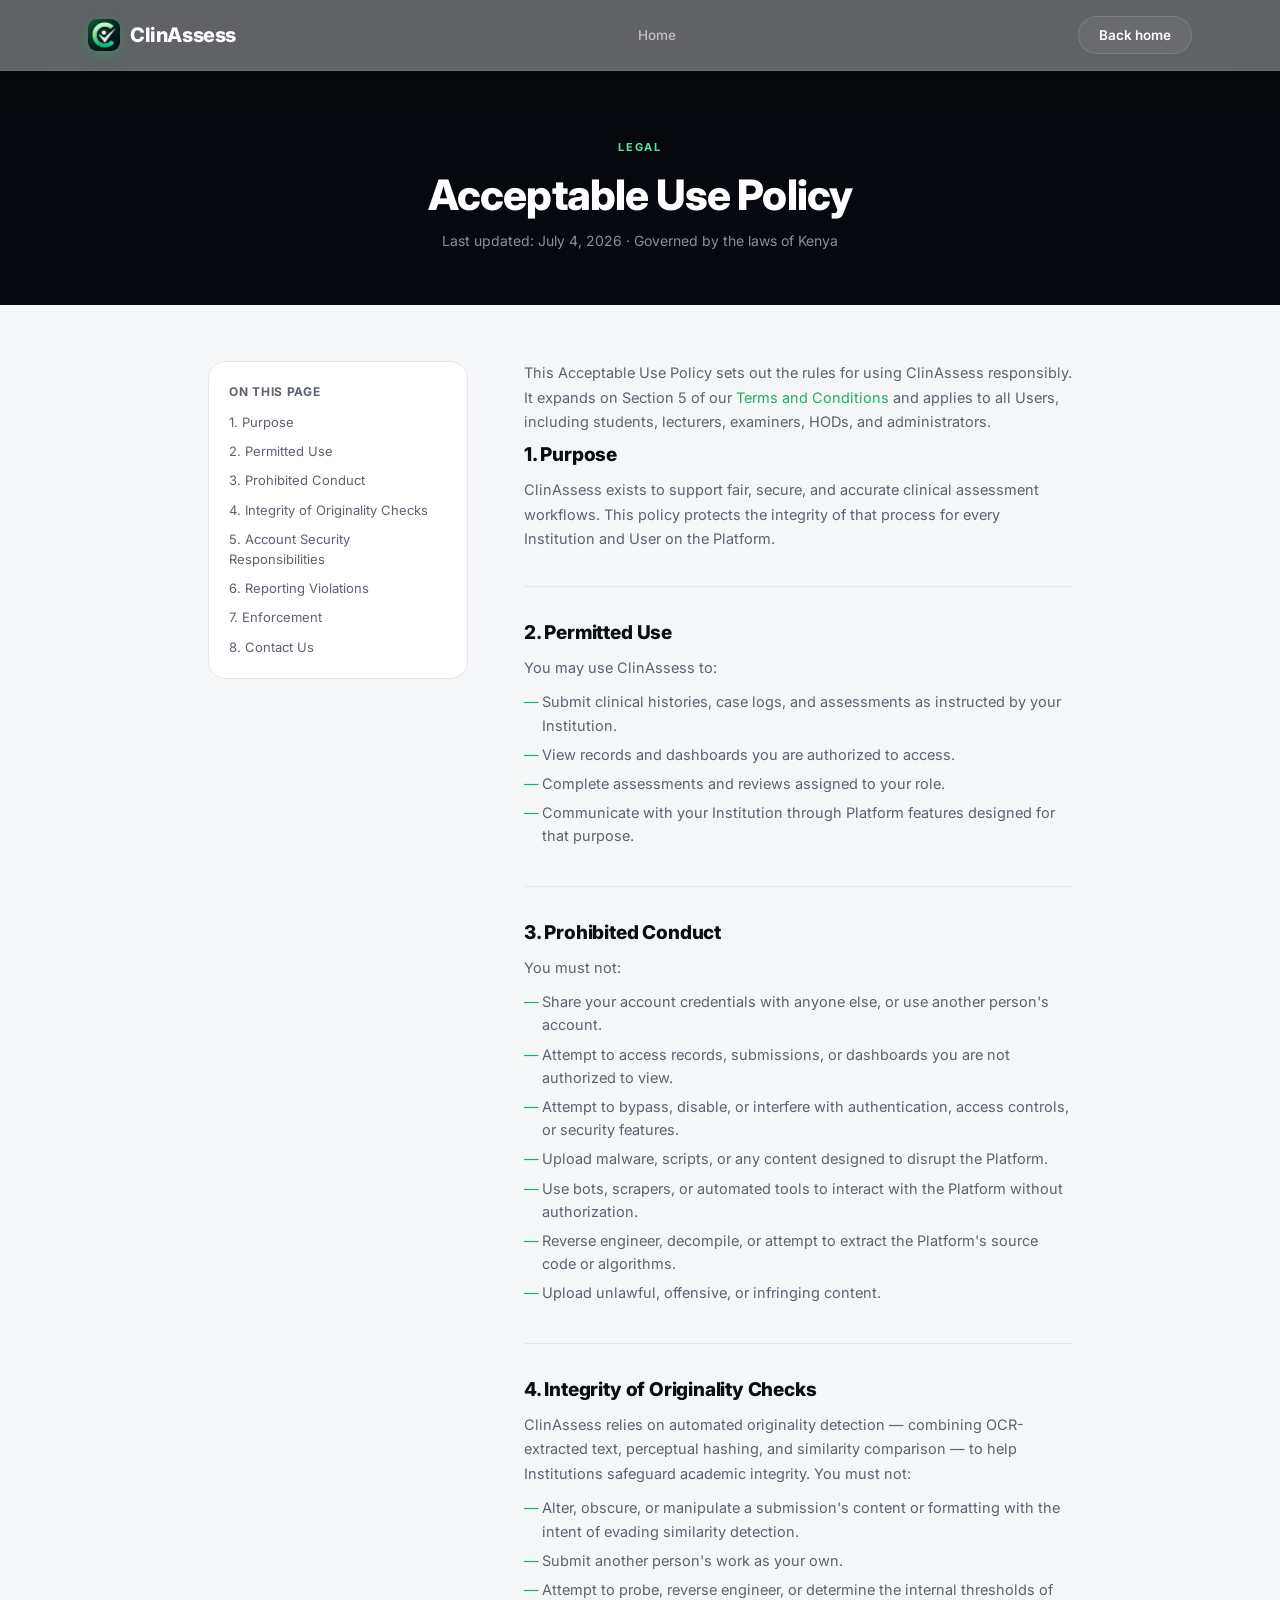
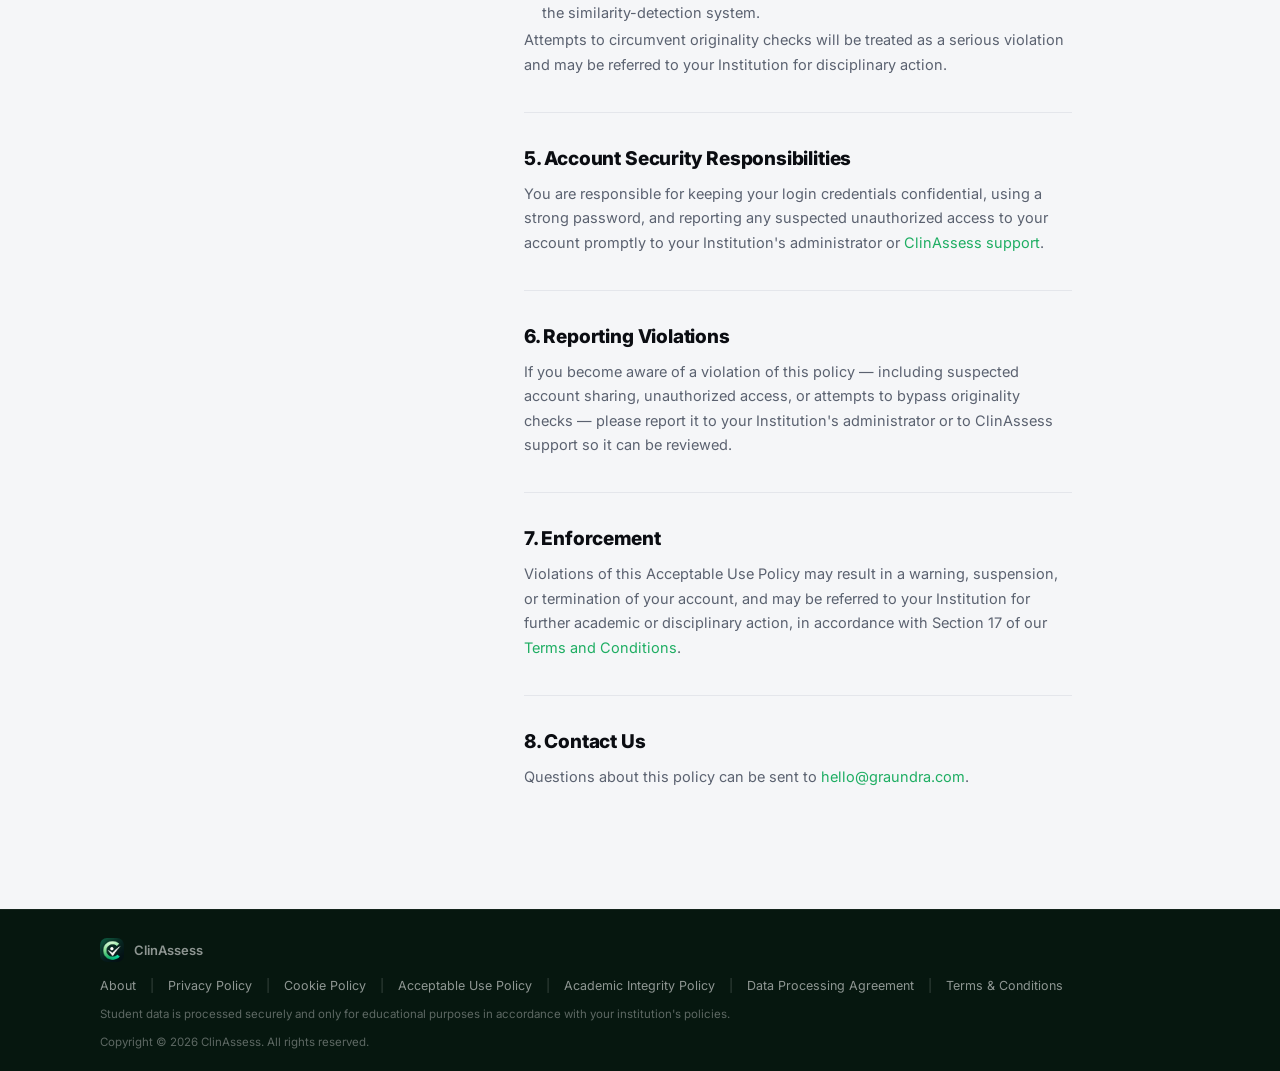
<file: acceptable-use.html>
<!DOCTYPE html>
  <html lang="en">
  <head>
  <meta charset="UTF-8">
  <meta name="viewport" content="width=device-width, initial-scale=1.0">
  <title>Acceptable Use Policy — ClinAssess</title>
  <link rel="preconnect" href="https://fonts.googleapis.com">
  <link rel="preconnect" href="https://fonts.gstatic.com" crossorigin>
  <link href="https://fonts.googleapis.com/css2?family=Inter:wght@400;500;600;700;800&display=swap" rel="stylesheet">
  <style>
    :root{
    --bg:#05070B;
    --navy-1:#07130D;
    --navy-2:#0B2118;
    --violet:#1FAE63;
    --blue:#1FAE63;
    --cyan:#5EE39B;
    --paper:#F5F6F8;
    --paper-card:#FFFFFF;
    --ink:#0B0D12;
    --ink-soft:#5B6270;
    --line:#E4E6EB;
    --line-dark:rgba(255,255,255,.09);
    --white:#FFFFFF;
    --success:#33D17A;
  }
    
    *{margin:0;padding:0;box-sizing:border-box;}
    html{scroll-behavior:smooth;}
    body{font-family:'Inter',system-ui,sans-serif;background:var(--paper);color:var(--ink);-webkit-font-smoothing:antialiased;}
    a{color:var(--blue); text-decoration:none;}
    a:hover{text-decoration:underline;}
    ul{list-style:none;}
    header{position:sticky; top:0; z-index:60; background:rgba(5,7,11,.62); backdrop-filter:blur(18px) saturate(160%); -webkit-backdrop-filter:blur(18px) saturate(160%); border-bottom:1px solid rgba(255,255,255,.06);}
    .nav{max-width:1160px; margin:0 auto; display:flex; align-items:center; justify-content:space-between; padding:16px 28px;}
    .brand{display:flex; align-items:center; gap:10px;}
    .brand .mark{width:32px; height:32px; border-radius:9px; overflow:hidden; display:flex; align-items:center; justify-content:center; box-shadow:0 4px 14px rgba(31,174,99,.35);}
    .brand .mark img{width:100%; height:100%; object-fit:cover;}
    .brand .name{font-weight:800; font-size:20px; color:#fff; letter-spacing:-0.02em;}
    .nav-links{display:flex; align-items:center; gap:36px;}
    .nav-links a{font-size:13.5px; font-weight:500; color:rgba(255,255,255,.6); transition:color .15s; text-decoration:none;}
    .nav-links a:hover{color:#fff; text-decoration:none;}
    .btn{display:inline-flex; align-items:center; gap:8px; padding:10px 20px; border-radius:100px; font-weight:600; font-size:13.5px; border:1px solid transparent; cursor:pointer; transition:transform .18s ease, box-shadow .18s ease, background .18s ease, border-color .18s ease; text-decoration:none;}
    .btn-ghost-dark{background:rgba(255,255,255,.06); border-color:rgba(255,255,255,.12); color:#fff;}
    .btn-ghost-dark:hover{background:rgba(255,255,255,.1); border-color:rgba(255,255,255,.22); text-decoration:none;}
    .legal-hero{background:linear-gradient(180deg, var(--bg) 0%, #060911 100%); color:#fff; padding:64px 28px 56px; text-align:center;}
    .legal-hero .label{color:var(--cyan); font-size:11px; font-weight:700; letter-spacing:.16em; text-transform:uppercase;}
    .legal-hero h1{font-size:clamp(28px,4vw,42px); font-weight:800; letter-spacing:-0.02em; margin-top:14px;}
    .legal-hero p{margin-top:12px; color:rgba(255,255,255,.55); font-size:14px;}
    .legal-wrap{max-width:920px; margin:0 auto; padding:56px 28px 120px; display:grid; grid-template-columns:260px 1fr; gap:56px; align-items:start;}
    .legal-toc{position:sticky; top:96px; background:var(--paper-card); border:1px solid var(--line); border-radius:18px; padding:22px 20px;}
    .legal-toc b{display:block; font-size:12px; font-weight:700; letter-spacing:.06em; text-transform:uppercase; color:var(--ink-soft); margin-bottom:12px;}
    .legal-toc ul{display:flex; flex-direction:column; gap:9px; max-height:60vh; overflow-y:auto;}
    .legal-toc a{font-size:13px; color:var(--ink-soft); text-decoration:none; line-height:1.4;}
    .legal-toc a:hover{color:var(--blue);}
    .legal-content{min-width:0;}
    .legal-section{padding-bottom:34px; border-bottom:1px solid var(--line); margin-bottom:34px;}
    .legal-section:last-child{border-bottom:none; margin-bottom:0; padding-bottom:0;}
    .legal-section h2{font-size:19px; font-weight:800; letter-spacing:-0.01em; margin-bottom:12px; scroll-margin-top:96px;}
    .legal-section p{font-size:14.5px; line-height:1.7; color:var(--ink-soft);}
    .legal-section ul{margin:10px 0 4px; display:flex; flex-direction:column; gap:6px;}
    .legal-section li{font-size:14.5px; line-height:1.6; color:var(--ink-soft); padding-left:18px; position:relative;}
    .legal-section li::before{content:"—"; position:absolute; left:0; color:var(--blue);}
    .legal-section b{color:var(--ink); font-weight:700;}
    .callout{background:#F0FBF5; border:1px solid #C9EFDA; border-radius:14px; padding:16px 18px; font-size:13.5px; color:var(--ink-soft); line-height:1.6; margin-top:14px;}
    .callout b{color:var(--ink);}
    footer{padding:28px 28px 22px; background:#06170f; border-top:1px solid rgba(255,255,255,.06);}
    .footer-inner{max-width:1080px; margin:0 auto; display:flex; flex-direction:column; gap:14px;}
    .footer-top{display:flex; align-items:center; justify-content:space-between; flex-wrap:wrap; gap:16px;}
    .footer-brand{display:flex; align-items:center; gap:10px;}
    .footer-brand .mark{width:24px; height:24px; border-radius:7px; overflow:hidden; display:flex; align-items:center; justify-content:center;}
    .footer-brand .mark img{width:100%; height:100%; object-fit:cover;}
    .footer-brand span{font-size:13px; font-weight:600; color:rgba(255,255,255,.55);}
    .footer-links{display:flex; align-items:center; gap:14px; font-size:12.5px; flex-wrap:wrap; row-gap:8px;}
    .footer-links a{color:rgba(255,255,255,.55); text-decoration:none;}
    .footer-links a:hover{color:rgba(255,255,255,.85);}
    .footer-links .sep{color:rgba(255,255,255,.2);}
    .footer-copy{font-size:11.5px; color:rgba(255,255,255,.35);}
    @media (max-width:800px){
      .legal-wrap{grid-template-columns:1fr;}
      .legal-toc{position:static; max-height:none;}
      .legal-toc ul{max-height:none;}
      .nav-links{display:none;}
      .footer-top{flex-direction:column; align-items:flex-start;}
    }
  
  </style>
  </head>
  <body>

  <header>
  <div class="nav">
    <div class="brand">
      <div class="mark"><img src="[data-uri]" alt="ClinAssess"></div>
      <span class="name">ClinAssess</span>
    </div>
    <nav class="nav-links">
      <a href="/">Home</a>
    </nav>
    <a href="/" class="btn btn-ghost-dark">Back home</a>
  </div>
</header>

  <section class="legal-hero">
    <span class="label">Legal</span>
    <h1>Acceptable Use Policy</h1>
    <p>Last updated: July 4, 2026 &middot; Governed by the laws of Kenya</p>
  </section>

  <div class="legal-wrap">
    <aside class="legal-toc">
      <b>On this page</b>
      <ul>
        <li><a href="#purpose">1. Purpose</a></li>
        <li><a href="#permitted-use">2. Permitted Use</a></li>
        <li><a href="#prohibited-conduct">3. Prohibited Conduct</a></li>
        <li><a href="#integrity-of-detection">4. Integrity of Originality Checks</a></li>
        <li><a href="#account-security">5. Account Security Responsibilities</a></li>
        <li><a href="#reporting">6. Reporting Violations</a></li>
        <li><a href="#enforcement">7. Enforcement</a></li>
        <li><a href="#contact">8. Contact Us</a></li>
      </ul>
    </aside>
    <main class="legal-content">
      <p style="font-size:14.5px; color:var(--ink-soft); line-height:1.7; margin-bottom:8px;">This Acceptable Use Policy sets out the rules for using ClinAssess responsibly. It expands on Section 5 of our
      <a href="/terms">Terms and Conditions</a> and applies to all Users, including students, lecturers, examiners,
      HODs, and administrators.</p>
      
      <section class="legal-section" id="purpose">
        <h2>1. Purpose</h2>
        <p>ClinAssess exists to support fair, secure, and accurate clinical assessment workflows. This policy protects the
        integrity of that process for every Institution and User on the Platform.
      </section>

      <section class="legal-section" id="permitted-use">
        <h2>2. Permitted Use</h2>
        <p>You may use ClinAssess to:</p>
        <ul>
          <li>Submit clinical histories, case logs, and assessments as instructed by your Institution.</li>
          <li>View records and dashboards you are authorized to access.</li>
          <li>Complete assessments and reviews assigned to your role.</li>
          <li>Communicate with your Institution through Platform features designed for that purpose.</li>
        </ul>
      </section>

      <section class="legal-section" id="prohibited-conduct">
        <h2>3. Prohibited Conduct</h2>
        <p>You must not:</p>
        <ul>
          <li>Share your account credentials with anyone else, or use another person's account.</li>
          <li>Attempt to access records, submissions, or dashboards you are not authorized to view.</li>
          <li>Attempt to bypass, disable, or interfere with authentication, access controls, or security features.</li>
          <li>Upload malware, scripts, or any content designed to disrupt the Platform.</li>
          <li>Use bots, scrapers, or automated tools to interact with the Platform without authorization.</li>
          <li>Reverse engineer, decompile, or attempt to extract the Platform's source code or algorithms.</li>
          <li>Upload unlawful, offensive, or infringing content.</li>
        </ul>
      </section>

      <section class="legal-section" id="integrity-of-detection">
        <h2>4. Integrity of Originality Checks</h2>
        <p>ClinAssess relies on automated originality detection — combining OCR-extracted text, perceptual hashing, and
        similarity comparison — to help Institutions safeguard academic integrity. You must not:</p>
        <ul>
          <li>Alter, obscure, or manipulate a submission's content or formatting with the intent of evading similarity detection.</li>
          <li>Submit another person's work as your own.</li>
          <li>Attempt to probe, reverse engineer, or determine the internal thresholds of the similarity-detection system.</li>
        </ul>
        <p>Attempts to circumvent originality checks will be treated as a serious violation and may be referred to your Institution for disciplinary action.</p>
      </section>

      <section class="legal-section" id="account-security">
        <h2>5. Account Security Responsibilities</h2>
        <p>You are responsible for keeping your login credentials confidential, using a strong password, and reporting any
        suspected unauthorized access to your account promptly to your Institution's administrator or
        <a href="mailto:hello@graundra.com">ClinAssess support</a>.
      </section>

      <section class="legal-section" id="reporting">
        <h2>6. Reporting Violations</h2>
        <p>If you become aware of a violation of this policy — including suspected account sharing, unauthorized access, or
        attempts to bypass originality checks — please report it to your Institution's administrator or to ClinAssess
        support so it can be reviewed.
      </section>

      <section class="legal-section" id="enforcement">
        <h2>7. Enforcement</h2>
        <p>Violations of this Acceptable Use Policy may result in a warning, suspension, or termination of your account, and
        may be referred to your Institution for further academic or disciplinary action, in accordance with Section 17
        of our <a href="/terms">Terms and Conditions</a>.
      </section>

      <section class="legal-section" id="contact">
        <h2>8. Contact Us</h2>
        <p>Questions about this policy can be sent to
        <a href="mailto:hello@graundra.com">hello@graundra.com</a>.
      </section>
    </main>
  </div>

  <footer>
    <div class="footer-inner">
      <div class="footer-top">
        <div class="footer-brand">
          <div class="mark"><img src="[data-uri]"></div>
          <span>ClinAssess</span>
        </div>
        <div class="footer-links">
          <a href="/about">About</a>
          <span class="sep">|</span>
          <a href="/privacy">Privacy Policy</a>
          <span class="sep">|</span>
          <a href="/cookies">Cookie Policy</a>
          <span class="sep">|</span>
          <a href="/acceptable-use">Acceptable Use Policy</a>
          <span class="sep">|</span>
          <a href="/academic-integrity">Academic Integrity Policy</a>
          <span class="sep">|</span>
          <a href="/dpa">Data Processing Agreement</a>
          <span class="sep">|</span>
          <a href="/terms">Terms & Conditions</a>
        </div>
      </div>
      <div class="footer-copy">Student data is processed securely and only for educational purposes in accordance with your institution's policies.</div>
      <div class="footer-copy">Copyright &copy; <span id="year"></span> ClinAssess. All rights reserved.</div>
    </div>
  </footer>

  <script>document.getElementById('year').textContent = new Date().getFullYear();</script>
  </body>
  </html>
</file>
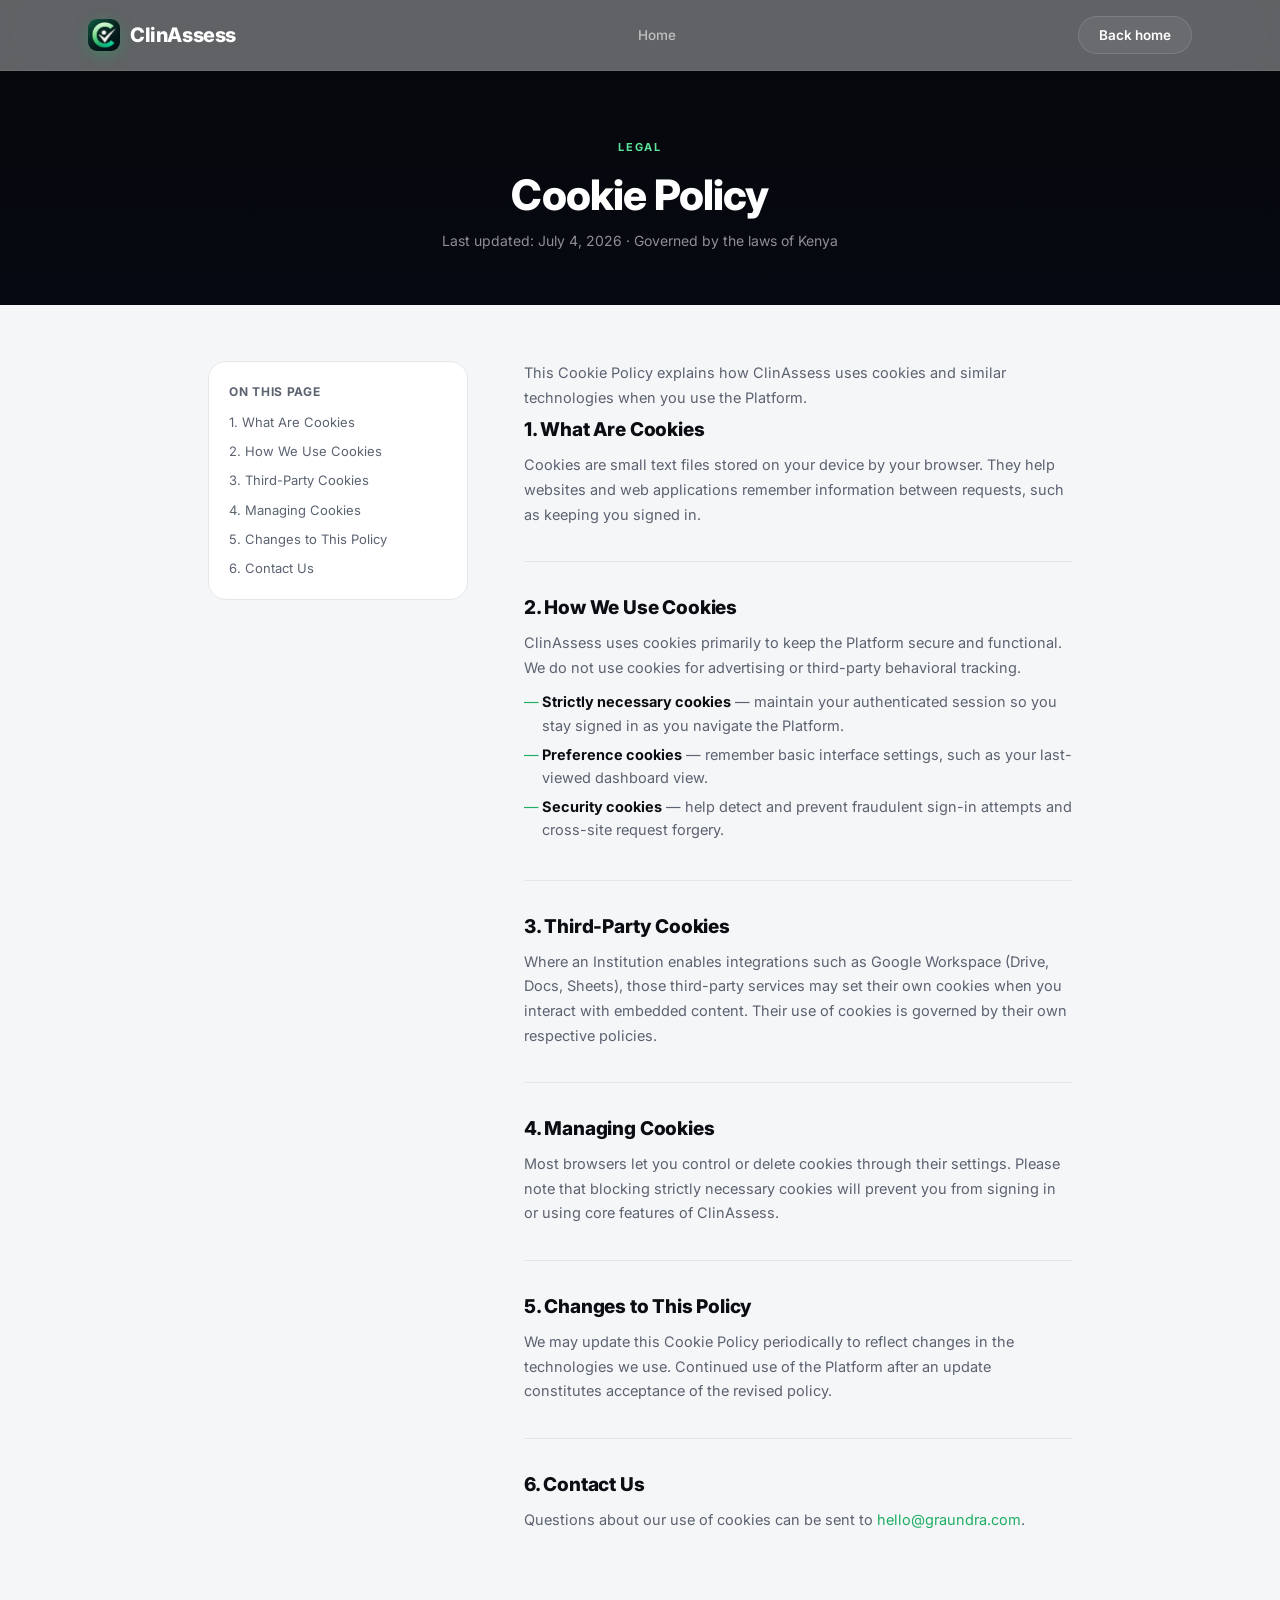
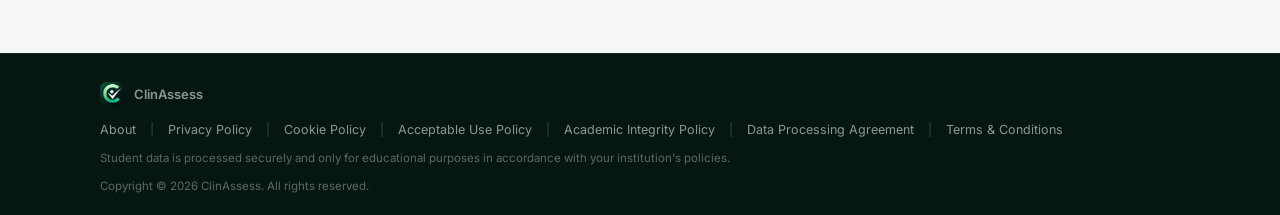
<file: cookies.html>
<!DOCTYPE html>
  <html lang="en">
  <head>
  <meta charset="UTF-8">
  <meta name="viewport" content="width=device-width, initial-scale=1.0">
  <title>Cookie Policy — ClinAssess</title>
  <link rel="preconnect" href="https://fonts.googleapis.com">
  <link rel="preconnect" href="https://fonts.gstatic.com" crossorigin>
  <link href="https://fonts.googleapis.com/css2?family=Inter:wght@400;500;600;700;800&display=swap" rel="stylesheet">
  <style>
    :root{
    --bg:#05070B;
    --navy-1:#07130D;
    --navy-2:#0B2118;
    --violet:#1FAE63;
    --blue:#1FAE63;
    --cyan:#5EE39B;
    --paper:#F5F6F8;
    --paper-card:#FFFFFF;
    --ink:#0B0D12;
    --ink-soft:#5B6270;
    --line:#E4E6EB;
    --line-dark:rgba(255,255,255,.09);
    --white:#FFFFFF;
    --success:#33D17A;
  }
    
    *{margin:0;padding:0;box-sizing:border-box;}
    html{scroll-behavior:smooth;}
    body{font-family:'Inter',system-ui,sans-serif;background:var(--paper);color:var(--ink);-webkit-font-smoothing:antialiased;}
    a{color:var(--blue); text-decoration:none;}
    a:hover{text-decoration:underline;}
    ul{list-style:none;}
    header{position:sticky; top:0; z-index:60; background:rgba(5,7,11,.62); backdrop-filter:blur(18px) saturate(160%); -webkit-backdrop-filter:blur(18px) saturate(160%); border-bottom:1px solid rgba(255,255,255,.06);}
    .nav{max-width:1160px; margin:0 auto; display:flex; align-items:center; justify-content:space-between; padding:16px 28px;}
    .brand{display:flex; align-items:center; gap:10px;}
    .brand .mark{width:32px; height:32px; border-radius:9px; overflow:hidden; display:flex; align-items:center; justify-content:center; box-shadow:0 4px 14px rgba(31,174,99,.35);}
    .brand .mark img{width:100%; height:100%; object-fit:cover;}
    .brand .name{font-weight:800; font-size:20px; color:#fff; letter-spacing:-0.02em;}
    .nav-links{display:flex; align-items:center; gap:36px;}
    .nav-links a{font-size:13.5px; font-weight:500; color:rgba(255,255,255,.6); transition:color .15s; text-decoration:none;}
    .nav-links a:hover{color:#fff; text-decoration:none;}
    .btn{display:inline-flex; align-items:center; gap:8px; padding:10px 20px; border-radius:100px; font-weight:600; font-size:13.5px; border:1px solid transparent; cursor:pointer; transition:transform .18s ease, box-shadow .18s ease, background .18s ease, border-color .18s ease; text-decoration:none;}
    .btn-ghost-dark{background:rgba(255,255,255,.06); border-color:rgba(255,255,255,.12); color:#fff;}
    .btn-ghost-dark:hover{background:rgba(255,255,255,.1); border-color:rgba(255,255,255,.22); text-decoration:none;}
    .legal-hero{background:linear-gradient(180deg, var(--bg) 0%, #060911 100%); color:#fff; padding:64px 28px 56px; text-align:center;}
    .legal-hero .label{color:var(--cyan); font-size:11px; font-weight:700; letter-spacing:.16em; text-transform:uppercase;}
    .legal-hero h1{font-size:clamp(28px,4vw,42px); font-weight:800; letter-spacing:-0.02em; margin-top:14px;}
    .legal-hero p{margin-top:12px; color:rgba(255,255,255,.55); font-size:14px;}
    .legal-wrap{max-width:920px; margin:0 auto; padding:56px 28px 120px; display:grid; grid-template-columns:260px 1fr; gap:56px; align-items:start;}
    .legal-toc{position:sticky; top:96px; background:var(--paper-card); border:1px solid var(--line); border-radius:18px; padding:22px 20px;}
    .legal-toc b{display:block; font-size:12px; font-weight:700; letter-spacing:.06em; text-transform:uppercase; color:var(--ink-soft); margin-bottom:12px;}
    .legal-toc ul{display:flex; flex-direction:column; gap:9px; max-height:60vh; overflow-y:auto;}
    .legal-toc a{font-size:13px; color:var(--ink-soft); text-decoration:none; line-height:1.4;}
    .legal-toc a:hover{color:var(--blue);}
    .legal-content{min-width:0;}
    .legal-section{padding-bottom:34px; border-bottom:1px solid var(--line); margin-bottom:34px;}
    .legal-section:last-child{border-bottom:none; margin-bottom:0; padding-bottom:0;}
    .legal-section h2{font-size:19px; font-weight:800; letter-spacing:-0.01em; margin-bottom:12px; scroll-margin-top:96px;}
    .legal-section p{font-size:14.5px; line-height:1.7; color:var(--ink-soft);}
    .legal-section ul{margin:10px 0 4px; display:flex; flex-direction:column; gap:6px;}
    .legal-section li{font-size:14.5px; line-height:1.6; color:var(--ink-soft); padding-left:18px; position:relative;}
    .legal-section li::before{content:"—"; position:absolute; left:0; color:var(--blue);}
    .legal-section b{color:var(--ink); font-weight:700;}
    .callout{background:#F0FBF5; border:1px solid #C9EFDA; border-radius:14px; padding:16px 18px; font-size:13.5px; color:var(--ink-soft); line-height:1.6; margin-top:14px;}
    .callout b{color:var(--ink);}
    footer{padding:28px 28px 22px; background:#06170f; border-top:1px solid rgba(255,255,255,.06);}
    .footer-inner{max-width:1080px; margin:0 auto; display:flex; flex-direction:column; gap:14px;}
    .footer-top{display:flex; align-items:center; justify-content:space-between; flex-wrap:wrap; gap:16px;}
    .footer-brand{display:flex; align-items:center; gap:10px;}
    .footer-brand .mark{width:24px; height:24px; border-radius:7px; overflow:hidden; display:flex; align-items:center; justify-content:center;}
    .footer-brand .mark img{width:100%; height:100%; object-fit:cover;}
    .footer-brand span{font-size:13px; font-weight:600; color:rgba(255,255,255,.55);}
    .footer-links{display:flex; align-items:center; gap:14px; font-size:12.5px; flex-wrap:wrap; row-gap:8px;}
    .footer-links a{color:rgba(255,255,255,.55); text-decoration:none;}
    .footer-links a:hover{color:rgba(255,255,255,.85);}
    .footer-links .sep{color:rgba(255,255,255,.2);}
    .footer-copy{font-size:11.5px; color:rgba(255,255,255,.35);}
    @media (max-width:800px){
      .legal-wrap{grid-template-columns:1fr;}
      .legal-toc{position:static; max-height:none;}
      .legal-toc ul{max-height:none;}
      .nav-links{display:none;}
      .footer-top{flex-direction:column; align-items:flex-start;}
    }
  
  </style>
  </head>
  <body>

  <header>
  <div class="nav">
    <div class="brand">
      <div class="mark"><img src="[data-uri]" alt="ClinAssess"></div>
      <span class="name">ClinAssess</span>
    </div>
    <nav class="nav-links">
      <a href="/">Home</a>
    </nav>
    <a href="/" class="btn btn-ghost-dark">Back home</a>
  </div>
</header>

  <section class="legal-hero">
    <span class="label">Legal</span>
    <h1>Cookie Policy</h1>
    <p>Last updated: July 4, 2026 &middot; Governed by the laws of Kenya</p>
  </section>

  <div class="legal-wrap">
    <aside class="legal-toc">
      <b>On this page</b>
      <ul>
        <li><a href="#what-are-cookies">1. What Are Cookies</a></li>
        <li><a href="#how-we-use">2. How We Use Cookies</a></li>
        <li><a href="#third-party">3. Third-Party Cookies</a></li>
        <li><a href="#managing">4. Managing Cookies</a></li>
        <li><a href="#changes">5. Changes to This Policy</a></li>
        <li><a href="#contact">6. Contact Us</a></li>
      </ul>
    </aside>
    <main class="legal-content">
      <p style="font-size:14.5px; color:var(--ink-soft); line-height:1.7; margin-bottom:8px;">This Cookie Policy explains how ClinAssess uses cookies and similar technologies when you use the Platform.</p>
      
      <section class="legal-section" id="what-are-cookies">
        <h2>1. What Are Cookies</h2>
        <p>Cookies are small text files stored on your device by your browser. They help websites and web applications
        remember information between requests, such as keeping you signed in.
      </section>

      <section class="legal-section" id="how-we-use">
        <h2>2. How We Use Cookies</h2>
        <p>ClinAssess uses cookies primarily to keep the Platform secure and functional. We do not use cookies for
        advertising or third-party behavioral tracking.</p>
        <ul>
          <li><b>Strictly necessary cookies</b> — maintain your authenticated session so you stay signed in as you navigate the Platform.</li>
          <li><b>Preference cookies</b> — remember basic interface settings, such as your last-viewed dashboard view.</li>
          <li><b>Security cookies</b> — help detect and prevent fraudulent sign-in attempts and cross-site request forgery.</li>
        </ul>
      </section>

      <section class="legal-section" id="third-party">
        <h2>3. Third-Party Cookies</h2>
        <p>Where an Institution enables integrations such as Google Workspace (Drive, Docs, Sheets), those third-party
        services may set their own cookies when you interact with embedded content. Their use of cookies is governed by
        their own respective policies.
      </section>

      <section class="legal-section" id="managing">
        <h2>4. Managing Cookies</h2>
        <p>Most browsers let you control or delete cookies through their settings. Please note that blocking strictly
        necessary cookies will prevent you from signing in or using core features of ClinAssess.
      </section>

      <section class="legal-section" id="changes">
        <h2>5. Changes to This Policy</h2>
        <p>We may update this Cookie Policy periodically to reflect changes in the technologies we use. Continued use of
        the Platform after an update constitutes acceptance of the revised policy.
      </section>

      <section class="legal-section" id="contact">
        <h2>6. Contact Us</h2>
        <p>Questions about our use of cookies can be sent to
        <a href="mailto:hello@graundra.com">hello@graundra.com</a>.
      </section>
    </main>
  </div>

  <footer>
    <div class="footer-inner">
      <div class="footer-top">
        <div class="footer-brand">
          <div class="mark"><img src="[data-uri]"></div>
          <span>ClinAssess</span>
        </div>
        <div class="footer-links">
          <a href="/about">About</a>
          <span class="sep">|</span>
          <a href="/privacy">Privacy Policy</a>
          <span class="sep">|</span>
          <a href="/cookies">Cookie Policy</a>
          <span class="sep">|</span>
          <a href="/acceptable-use">Acceptable Use Policy</a>
          <span class="sep">|</span>
          <a href="/academic-integrity">Academic Integrity Policy</a>
          <span class="sep">|</span>
          <a href="/dpa">Data Processing Agreement</a>
          <span class="sep">|</span>
          <a href="/terms">Terms & Conditions</a>
        </div>
      </div>
      <div class="footer-copy">Student data is processed securely and only for educational purposes in accordance with your institution's policies.</div>
      <div class="footer-copy">Copyright &copy; <span id="year"></span> ClinAssess. All rights reserved.</div>
    </div>
  </footer>

  <script>document.getElementById('year').textContent = new Date().getFullYear();</script>
  </body>
  </html>
</file>
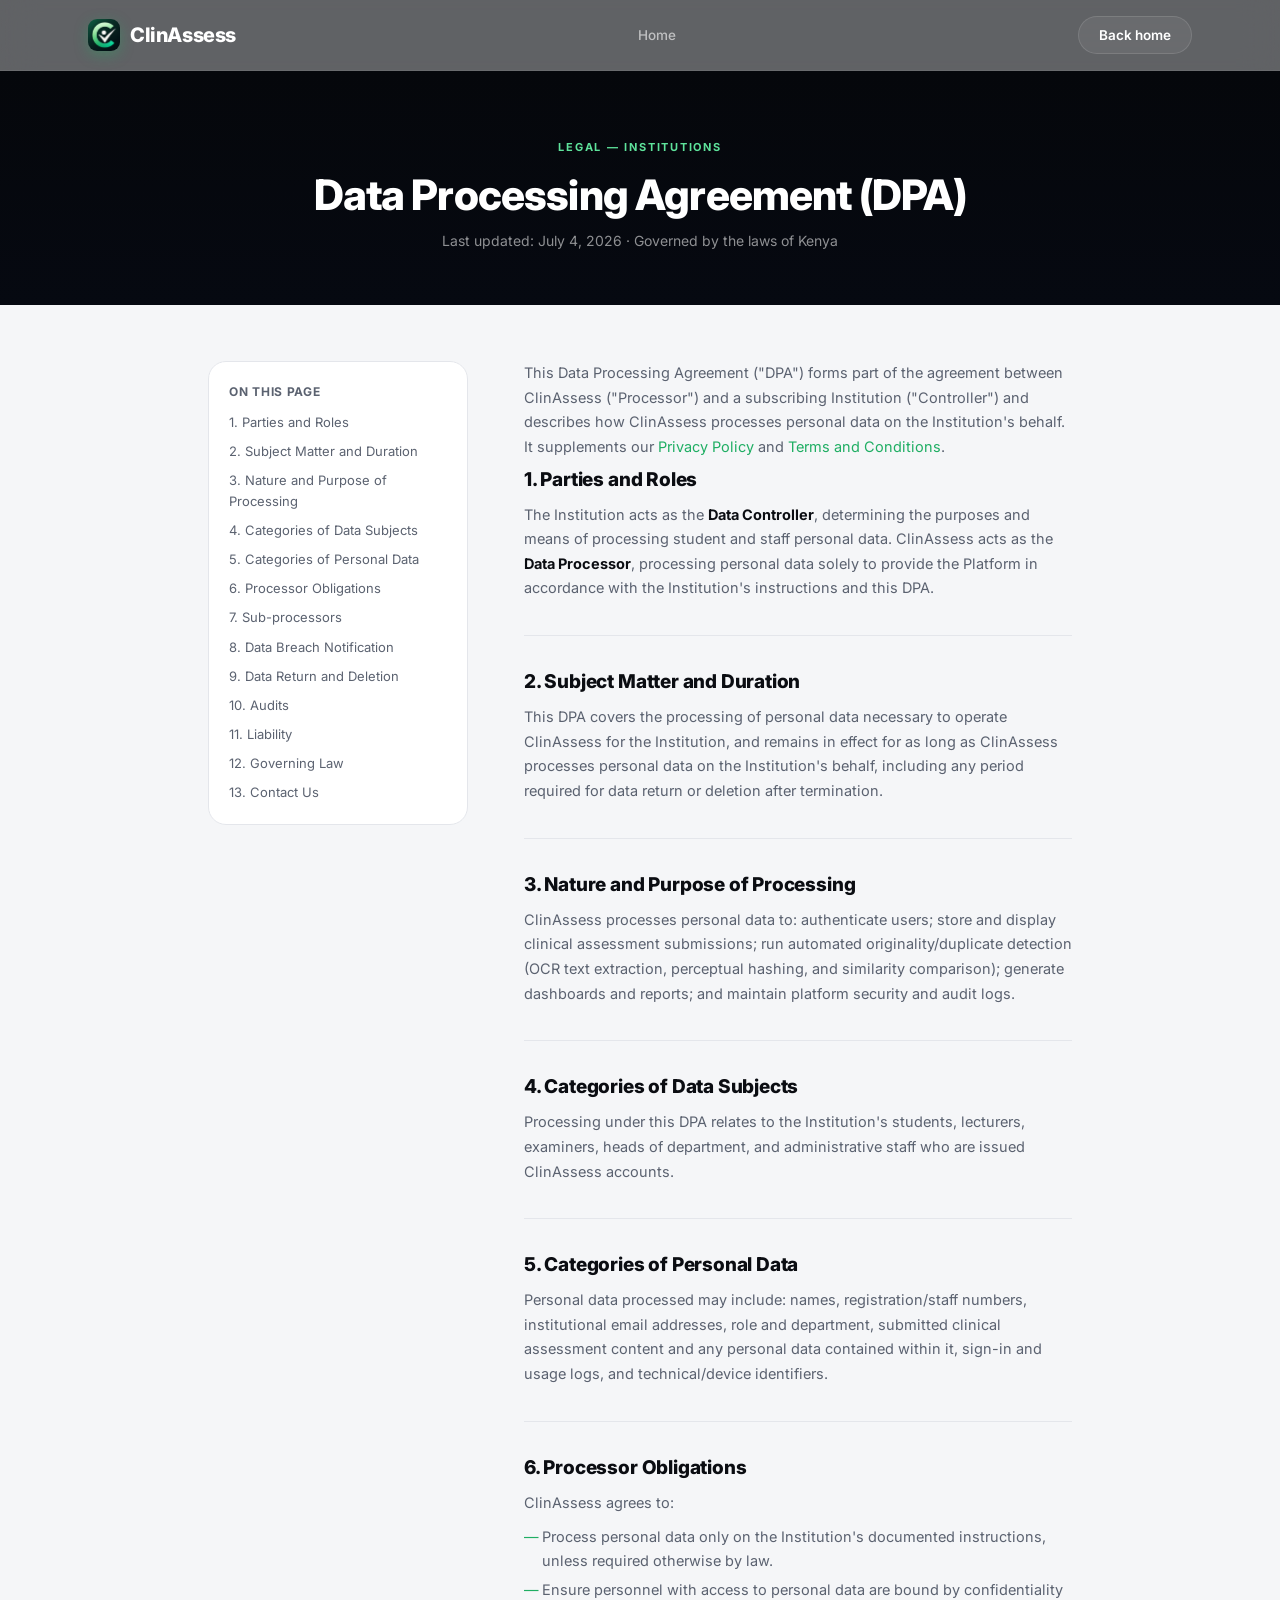
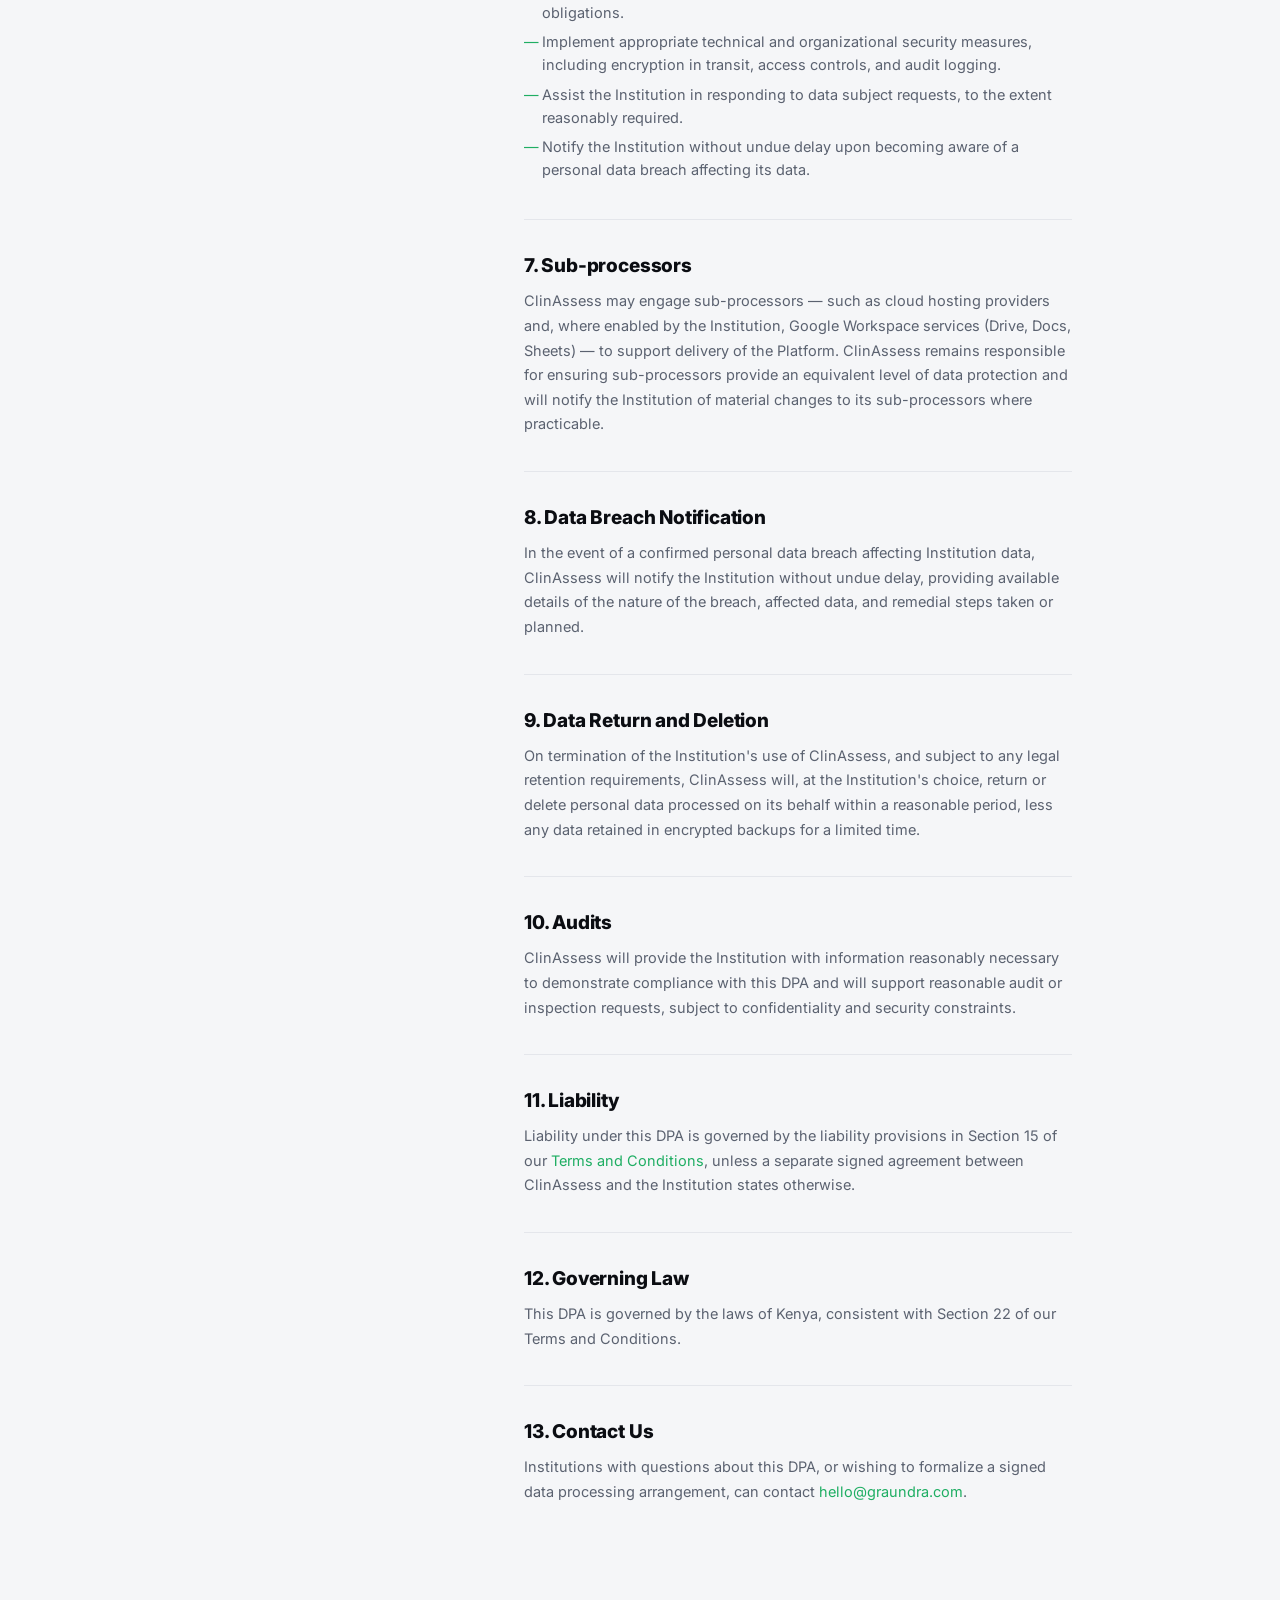
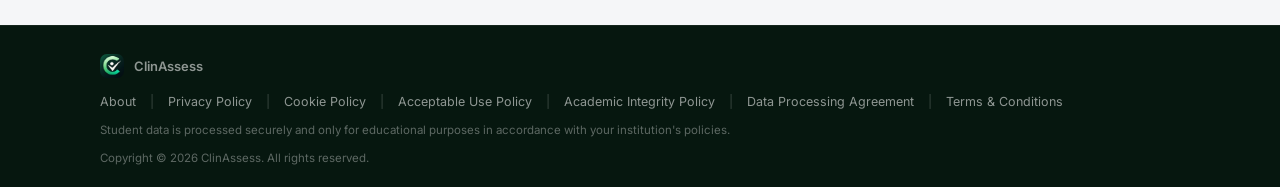
<file: dpa.html>
<!DOCTYPE html>
  <html lang="en">
  <head>
  <meta charset="UTF-8">
  <meta name="viewport" content="width=device-width, initial-scale=1.0">
  <title>Data Processing Agreement — ClinAssess</title>
  <link rel="preconnect" href="https://fonts.googleapis.com">
  <link rel="preconnect" href="https://fonts.gstatic.com" crossorigin>
  <link href="https://fonts.googleapis.com/css2?family=Inter:wght@400;500;600;700;800&display=swap" rel="stylesheet">
  <style>
    :root{
    --bg:#05070B;
    --navy-1:#07130D;
    --navy-2:#0B2118;
    --violet:#1FAE63;
    --blue:#1FAE63;
    --cyan:#5EE39B;
    --paper:#F5F6F8;
    --paper-card:#FFFFFF;
    --ink:#0B0D12;
    --ink-soft:#5B6270;
    --line:#E4E6EB;
    --line-dark:rgba(255,255,255,.09);
    --white:#FFFFFF;
    --success:#33D17A;
  }
    
    *{margin:0;padding:0;box-sizing:border-box;}
    html{scroll-behavior:smooth;}
    body{font-family:'Inter',system-ui,sans-serif;background:var(--paper);color:var(--ink);-webkit-font-smoothing:antialiased;}
    a{color:var(--blue); text-decoration:none;}
    a:hover{text-decoration:underline;}
    ul{list-style:none;}
    header{position:sticky; top:0; z-index:60; background:rgba(5,7,11,.62); backdrop-filter:blur(18px) saturate(160%); -webkit-backdrop-filter:blur(18px) saturate(160%); border-bottom:1px solid rgba(255,255,255,.06);}
    .nav{max-width:1160px; margin:0 auto; display:flex; align-items:center; justify-content:space-between; padding:16px 28px;}
    .brand{display:flex; align-items:center; gap:10px;}
    .brand .mark{width:32px; height:32px; border-radius:9px; overflow:hidden; display:flex; align-items:center; justify-content:center; box-shadow:0 4px 14px rgba(31,174,99,.35);}
    .brand .mark img{width:100%; height:100%; object-fit:cover;}
    .brand .name{font-weight:800; font-size:20px; color:#fff; letter-spacing:-0.02em;}
    .nav-links{display:flex; align-items:center; gap:36px;}
    .nav-links a{font-size:13.5px; font-weight:500; color:rgba(255,255,255,.6); transition:color .15s; text-decoration:none;}
    .nav-links a:hover{color:#fff; text-decoration:none;}
    .btn{display:inline-flex; align-items:center; gap:8px; padding:10px 20px; border-radius:100px; font-weight:600; font-size:13.5px; border:1px solid transparent; cursor:pointer; transition:transform .18s ease, box-shadow .18s ease, background .18s ease, border-color .18s ease; text-decoration:none;}
    .btn-ghost-dark{background:rgba(255,255,255,.06); border-color:rgba(255,255,255,.12); color:#fff;}
    .btn-ghost-dark:hover{background:rgba(255,255,255,.1); border-color:rgba(255,255,255,.22); text-decoration:none;}
    .legal-hero{background:linear-gradient(180deg, var(--bg) 0%, #060911 100%); color:#fff; padding:64px 28px 56px; text-align:center;}
    .legal-hero .label{color:var(--cyan); font-size:11px; font-weight:700; letter-spacing:.16em; text-transform:uppercase;}
    .legal-hero h1{font-size:clamp(28px,4vw,42px); font-weight:800; letter-spacing:-0.02em; margin-top:14px;}
    .legal-hero p{margin-top:12px; color:rgba(255,255,255,.55); font-size:14px;}
    .legal-wrap{max-width:920px; margin:0 auto; padding:56px 28px 120px; display:grid; grid-template-columns:260px 1fr; gap:56px; align-items:start;}
    .legal-toc{position:sticky; top:96px; background:var(--paper-card); border:1px solid var(--line); border-radius:18px; padding:22px 20px;}
    .legal-toc b{display:block; font-size:12px; font-weight:700; letter-spacing:.06em; text-transform:uppercase; color:var(--ink-soft); margin-bottom:12px;}
    .legal-toc ul{display:flex; flex-direction:column; gap:9px; max-height:60vh; overflow-y:auto;}
    .legal-toc a{font-size:13px; color:var(--ink-soft); text-decoration:none; line-height:1.4;}
    .legal-toc a:hover{color:var(--blue);}
    .legal-content{min-width:0;}
    .legal-section{padding-bottom:34px; border-bottom:1px solid var(--line); margin-bottom:34px;}
    .legal-section:last-child{border-bottom:none; margin-bottom:0; padding-bottom:0;}
    .legal-section h2{font-size:19px; font-weight:800; letter-spacing:-0.01em; margin-bottom:12px; scroll-margin-top:96px;}
    .legal-section p{font-size:14.5px; line-height:1.7; color:var(--ink-soft);}
    .legal-section ul{margin:10px 0 4px; display:flex; flex-direction:column; gap:6px;}
    .legal-section li{font-size:14.5px; line-height:1.6; color:var(--ink-soft); padding-left:18px; position:relative;}
    .legal-section li::before{content:"—"; position:absolute; left:0; color:var(--blue);}
    .legal-section b{color:var(--ink); font-weight:700;}
    .callout{background:#F0FBF5; border:1px solid #C9EFDA; border-radius:14px; padding:16px 18px; font-size:13.5px; color:var(--ink-soft); line-height:1.6; margin-top:14px;}
    .callout b{color:var(--ink);}
    footer{padding:28px 28px 22px; background:#06170f; border-top:1px solid rgba(255,255,255,.06);}
    .footer-inner{max-width:1080px; margin:0 auto; display:flex; flex-direction:column; gap:14px;}
    .footer-top{display:flex; align-items:center; justify-content:space-between; flex-wrap:wrap; gap:16px;}
    .footer-brand{display:flex; align-items:center; gap:10px;}
    .footer-brand .mark{width:24px; height:24px; border-radius:7px; overflow:hidden; display:flex; align-items:center; justify-content:center;}
    .footer-brand .mark img{width:100%; height:100%; object-fit:cover;}
    .footer-brand span{font-size:13px; font-weight:600; color:rgba(255,255,255,.55);}
    .footer-links{display:flex; align-items:center; gap:14px; font-size:12.5px; flex-wrap:wrap; row-gap:8px;}
    .footer-links a{color:rgba(255,255,255,.55); text-decoration:none;}
    .footer-links a:hover{color:rgba(255,255,255,.85);}
    .footer-links .sep{color:rgba(255,255,255,.2);}
    .footer-copy{font-size:11.5px; color:rgba(255,255,255,.35);}
    @media (max-width:800px){
      .legal-wrap{grid-template-columns:1fr;}
      .legal-toc{position:static; max-height:none;}
      .legal-toc ul{max-height:none;}
      .nav-links{display:none;}
      .footer-top{flex-direction:column; align-items:flex-start;}
    }
  
  </style>
  </head>
  <body>

  <header>
  <div class="nav">
    <div class="brand">
      <div class="mark"><img src="[data-uri]" alt="ClinAssess"></div>
      <span class="name">ClinAssess</span>
    </div>
    <nav class="nav-links">
      <a href="/">Home</a>
    </nav>
    <a href="/" class="btn btn-ghost-dark">Back home</a>
  </div>
</header>

  <section class="legal-hero">
    <span class="label">Legal — Institutions</span>
    <h1>Data Processing Agreement (DPA)</h1>
    <p>Last updated: July 4, 2026 &middot; Governed by the laws of Kenya</p>
  </section>

  <div class="legal-wrap">
    <aside class="legal-toc">
      <b>On this page</b>
      <ul>
        <li><a href="#parties-roles">1. Parties and Roles</a></li>
        <li><a href="#subject-matter-duration">2. Subject Matter and Duration</a></li>
        <li><a href="#nature-purpose">3. Nature and Purpose of Processing</a></li>
        <li><a href="#data-subjects">4. Categories of Data Subjects</a></li>
        <li><a href="#data-categories">5. Categories of Personal Data</a></li>
        <li><a href="#processor-obligations">6. Processor Obligations</a></li>
        <li><a href="#sub-processors">7. Sub-processors</a></li>
        <li><a href="#breach-notification">8. Data Breach Notification</a></li>
        <li><a href="#return-deletion">9. Data Return and Deletion</a></li>
        <li><a href="#audit">10. Audits</a></li>
        <li><a href="#liability">11. Liability</a></li>
        <li><a href="#governing-law">12. Governing Law</a></li>
        <li><a href="#contact">13. Contact Us</a></li>
      </ul>
    </aside>
    <main class="legal-content">
      <p style="font-size:14.5px; color:var(--ink-soft); line-height:1.7; margin-bottom:8px;">This Data Processing Agreement ("DPA") forms part of the agreement between ClinAssess ("Processor") and a
      subscribing Institution ("Controller") and describes how ClinAssess processes personal data on the Institution's
      behalf. It supplements our <a href="/privacy">Privacy Policy</a> and <a href="/terms">Terms and Conditions</a>.</p>
      
      <section class="legal-section" id="parties-roles">
        <h2>1. Parties and Roles</h2>
        <p>The Institution acts as the <b>Data Controller</b>, determining the purposes and means of processing student and
        staff personal data. ClinAssess acts as the <b>Data Processor</b>, processing personal data solely to provide
        the Platform in accordance with the Institution's instructions and this DPA.
      </section>

      <section class="legal-section" id="subject-matter-duration">
        <h2>2. Subject Matter and Duration</h2>
        <p>This DPA covers the processing of personal data necessary to operate ClinAssess for the Institution, and remains
        in effect for as long as ClinAssess processes personal data on the Institution's behalf, including any period
        required for data return or deletion after termination.
      </section>

      <section class="legal-section" id="nature-purpose">
        <h2>3. Nature and Purpose of Processing</h2>
        <p>ClinAssess processes personal data to: authenticate users; store and display clinical assessment submissions;
        run automated originality/duplicate detection (OCR text extraction, perceptual hashing, and similarity
        comparison); generate dashboards and reports; and maintain platform security and audit logs.
      </section>

      <section class="legal-section" id="data-subjects">
        <h2>4. Categories of Data Subjects</h2>
        <p>Processing under this DPA relates to the Institution's students, lecturers, examiners, heads of department,
        and administrative staff who are issued ClinAssess accounts.
      </section>

      <section class="legal-section" id="data-categories">
        <h2>5. Categories of Personal Data</h2>
        <p>Personal data processed may include: names, registration/staff numbers, institutional email addresses, role and
        department, submitted clinical assessment content and any personal data contained within it, sign-in and usage
        logs, and technical/device identifiers.
      </section>

      <section class="legal-section" id="processor-obligations">
        <h2>6. Processor Obligations</h2>
        <p>ClinAssess agrees to:</p>
        <ul>
          <li>Process personal data only on the Institution's documented instructions, unless required otherwise by law.</li>
          <li>Ensure personnel with access to personal data are bound by confidentiality obligations.</li>
          <li>Implement appropriate technical and organizational security measures, including encryption in transit, access controls, and audit logging.</li>
          <li>Assist the Institution in responding to data subject requests, to the extent reasonably required.</li>
          <li>Notify the Institution without undue delay upon becoming aware of a personal data breach affecting its data.</li>
        </ul>
      </section>

      <section class="legal-section" id="sub-processors">
        <h2>7. Sub-processors</h2>
        <p>ClinAssess may engage sub-processors — such as cloud hosting providers and, where enabled by the Institution,
        Google Workspace services (Drive, Docs, Sheets) — to support delivery of the Platform. ClinAssess remains
        responsible for ensuring sub-processors provide an equivalent level of data protection and will notify the
        Institution of material changes to its sub-processors where practicable.
      </section>

      <section class="legal-section" id="breach-notification">
        <h2>8. Data Breach Notification</h2>
        <p>In the event of a confirmed personal data breach affecting Institution data, ClinAssess will notify the
        Institution without undue delay, providing available details of the nature of the breach, affected data, and
        remedial steps taken or planned.
      </section>

      <section class="legal-section" id="return-deletion">
        <h2>9. Data Return and Deletion</h2>
        <p>On termination of the Institution's use of ClinAssess, and subject to any legal retention requirements,
        ClinAssess will, at the Institution's choice, return or delete personal data processed on its behalf within a
        reasonable period, less any data retained in encrypted backups for a limited time.
      </section>

      <section class="legal-section" id="audit">
        <h2>10. Audits</h2>
        <p>ClinAssess will provide the Institution with information reasonably necessary to demonstrate compliance with this
        DPA and will support reasonable audit or inspection requests, subject to confidentiality and security
        constraints.
      </section>

      <section class="legal-section" id="liability">
        <h2>11. Liability</h2>
        <p>Liability under this DPA is governed by the liability provisions in Section 15 of our
        <a href="/terms">Terms and Conditions</a>, unless a separate signed agreement between ClinAssess and the
        Institution states otherwise.
      </section>

      <section class="legal-section" id="governing-law">
        <h2>12. Governing Law</h2>
        <p>This DPA is governed by the laws of Kenya, consistent with Section 22 of our Terms and Conditions.
      </section>

      <section class="legal-section" id="contact">
        <h2>13. Contact Us</h2>
        <p>Institutions with questions about this DPA, or wishing to formalize a signed data processing arrangement, can
        contact <a href="mailto:hello@graundra.com">hello@graundra.com</a>.
      </section>
    </main>
  </div>

  <footer>
    <div class="footer-inner">
      <div class="footer-top">
        <div class="footer-brand">
          <div class="mark"><img src="[data-uri]"></div>
          <span>ClinAssess</span>
        </div>
        <div class="footer-links">
          <a href="/about">About</a>
          <span class="sep">|</span>
          <a href="/privacy">Privacy Policy</a>
          <span class="sep">|</span>
          <a href="/cookies">Cookie Policy</a>
          <span class="sep">|</span>
          <a href="/acceptable-use">Acceptable Use Policy</a>
          <span class="sep">|</span>
          <a href="/academic-integrity">Academic Integrity Policy</a>
          <span class="sep">|</span>
          <a href="/dpa">Data Processing Agreement</a>
          <span class="sep">|</span>
          <a href="/terms">Terms & Conditions</a>
        </div>
      </div>
      <div class="footer-copy">Student data is processed securely and only for educational purposes in accordance with your institution's policies.</div>
      <div class="footer-copy">Copyright &copy; <span id="year"></span> ClinAssess. All rights reserved.</div>
    </div>
  </footer>

  <script>document.getElementById('year').textContent = new Date().getFullYear();</script>
  </body>
  </html>
</file>
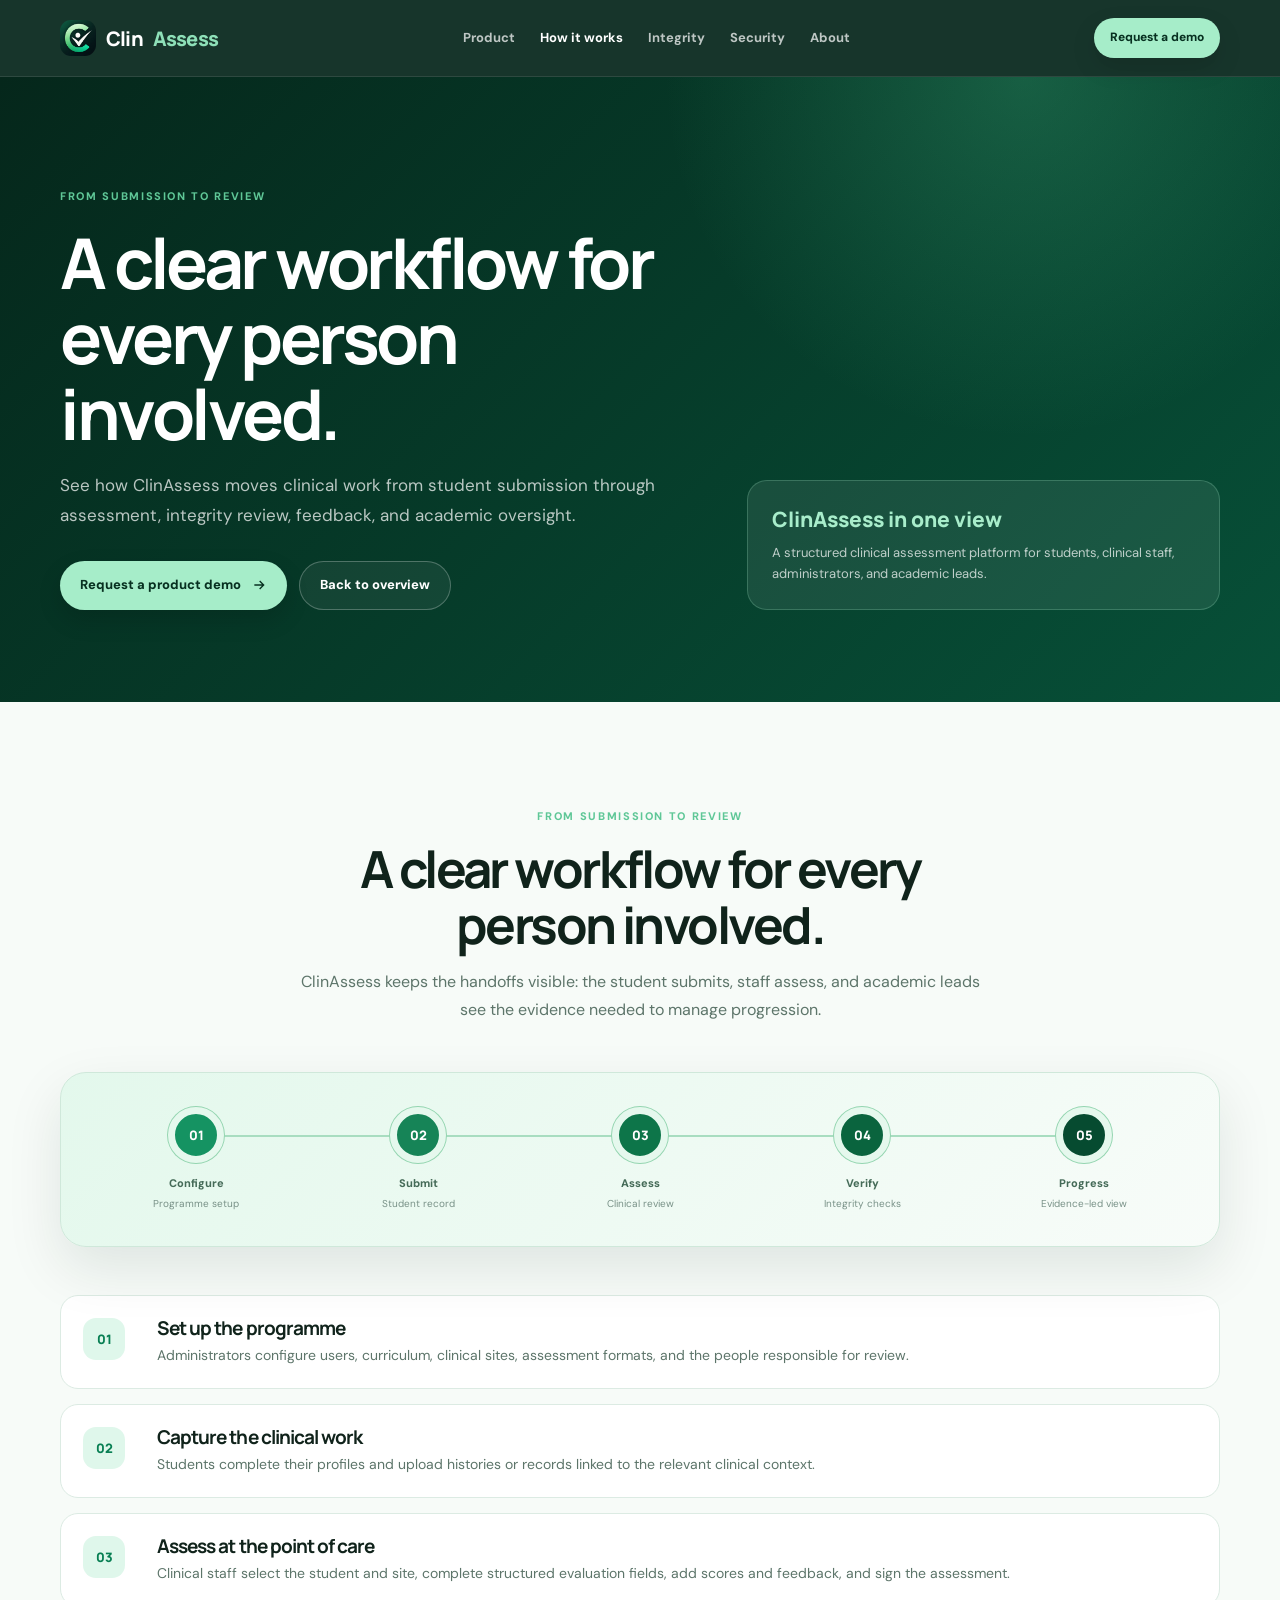
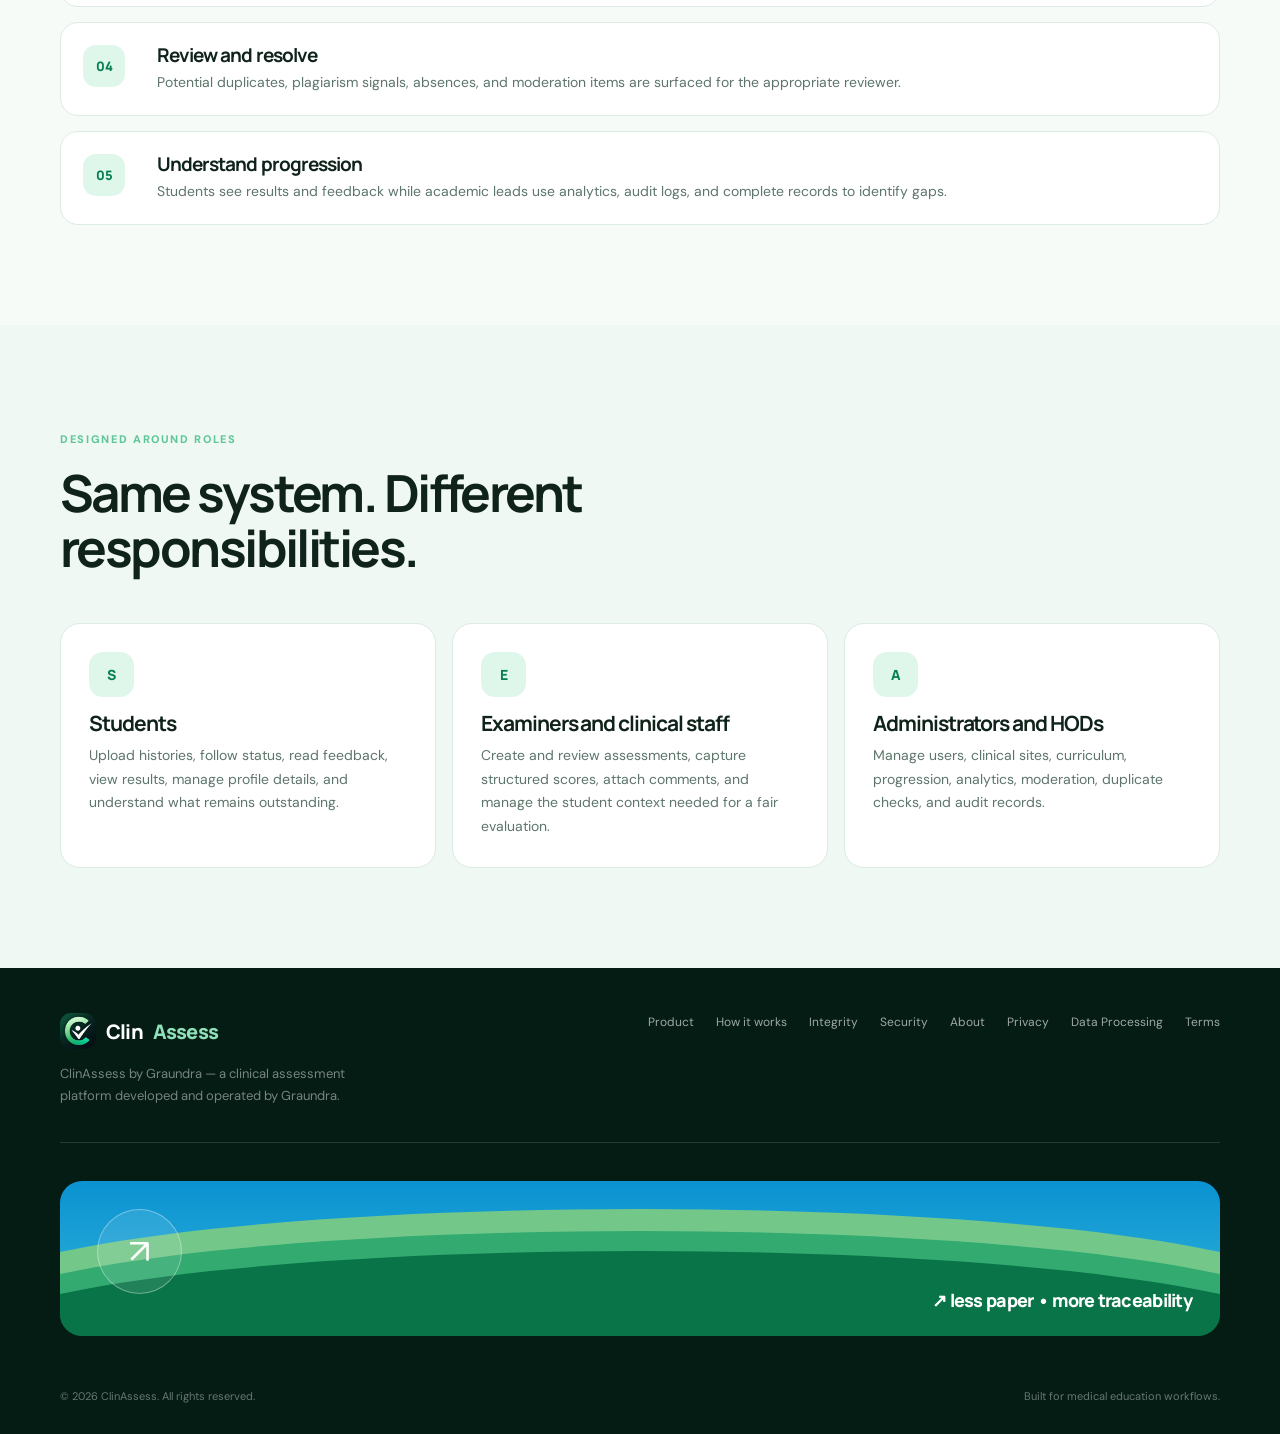
<file: how-it-works.html>
<!doctype html>
<html lang="en"><head><meta charset="utf-8"><meta name="viewport" content="width=device-width,initial-scale=1"><meta name="theme-color" content="#06261b"><meta name="description" content="See how ClinAssess moves clinical work from student submission through assessment, integrity review, feedback, and academic oversight."><title>How it works — ClinAssess</title><link rel="preconnect" href="https://fonts.googleapis.com"><link rel="preconnect" href="https://fonts.gstatic.com" crossorigin><link href="https://fonts.googleapis.com/css2?family=DM+Sans:wght@400;600;700;800&family=Manrope:wght@700;800&display=swap" rel="stylesheet"><link rel="stylesheet" href="/site.css"></head><body>
<header class="site-header"><nav class="nav container" id="siteNav"><a class="brand" href="/"><span class="brand-mark"><img src="cms-logo.jpg" alt="ClinAssess logo"></span>Clin<span>Assess</span></a><div class="nav-links" aria-label="Primary navigation"><a class="" href="/product">Product</a><a class="active" href="/how-it-works">How it works</a><a class="" href="/integrity">Integrity</a><a class="" href="/security">Security</a><a href="/about">About</a></div><div class="nav-cta"><a class="btn btn-primary" href="mailto:hello@graundra.com?subject=ClinAssess%20-%20Product%20Demo">Request a demo</a></div><button class="menu" id="menuToggle" aria-label="Open navigation"><svg width="19" height="19" viewBox="0 0 24 24" fill="none" stroke="currentColor" stroke-width="2"><path d="M4 7h16M4 12h16M4 17h16"/></svg></button></nav></header>
<main><section class="page-hero"><div class="container hero-grid"><div><span class="eyebrow">From submission to review</span><h1>A clear workflow for every person involved.</h1><p>See how ClinAssess moves clinical work from student submission through assessment, integrity review, feedback, and academic oversight.</p><div class="hero-actions"><a class="btn btn-primary" href="mailto:hello@graundra.com?subject=ClinAssess%20-%20Product%20Demo">Request a product demo <svg class="arrow" viewBox="0 0 24 24" fill="none" stroke="currentColor" stroke-width="2"><path d="M5 12h13M13 6l6 6-6 6"/></svg></a><a class="btn btn-outline" href="/">Back to overview</a></div></div><aside class="hero-note"><strong>ClinAssess in one view</strong><p>A structured clinical assessment platform for students, clinical staff, administrators, and academic leads.</p></aside></div></section><section class="section"><div class="container"><div class="section-head center"><span class="eyebrow">From submission to review</span><h2>A clear workflow for every person involved.</h2><p>ClinAssess keeps the handoffs visible: the student submits, staff assess, and academic leads see the evidence needed to manage progression.</p></div><div class="visual-stage workflow-visual" aria-label="Illustration of the ClinAssess workflow"><div class="workflow-track"><div class="workflow-node"><b>01</b><span>Configure</span><small>Programme setup</small></div><div class="workflow-node"><b>02</b><span>Submit</span><small>Student record</small></div><div class="workflow-node"><b>03</b><span>Assess</span><small>Clinical review</small></div><div class="workflow-node"><b>04</b><span>Verify</span><small>Integrity checks</small></div><div class="workflow-node"><b>05</b><span>Progress</span><small>Evidence-led view</small></div></div></div><div class="workflow"><article class="workflow-step"><div class="step-no">01</div><div><h3>Set up the programme</h3><p>Administrators configure users, curriculum, clinical sites, assessment formats, and the people responsible for review.</p></div></article><article class="workflow-step"><div class="step-no">02</div><div><h3>Capture the clinical work</h3><p>Students complete their profiles and upload histories or records linked to the relevant clinical context.</p></div></article><article class="workflow-step"><div class="step-no">03</div><div><h3>Assess at the point of care</h3><p>Clinical staff select the student and site, complete structured evaluation fields, add scores and feedback, and sign the assessment.</p></div></article><article class="workflow-step"><div class="step-no">04</div><div><h3>Review and resolve</h3><p>Potential duplicates, plagiarism signals, absences, and moderation items are surfaced for the appropriate reviewer.</p></div></article><article class="workflow-step"><div class="step-no">05</div><div><h3>Understand progression</h3><p>Students see results and feedback while academic leads use analytics, audit logs, and complete records to identify gaps.</p></div></article></div></div></section><section class="section soft"><div class="container"><div class="section-head"><span class="eyebrow">Designed around roles</span><h2>Same system. Different responsibilities.</h2></div><div class="cards"><article class="card"><div class="icon">S</div><h3>Students</h3><p>Upload histories, follow status, read feedback, view results, manage profile details, and understand what remains outstanding.</p></article><article class="card"><div class="icon">E</div><h3>Examiners and clinical staff</h3><p>Create and review assessments, capture structured scores, attach comments, and manage the student context needed for a fair evaluation.</p></article><article class="card"><div class="icon">A</div><h3>Administrators and HODs</h3><p>Manage users, clinical sites, curriculum, progression, analytics, moderation, duplicate checks, and audit records.</p></article></div></div></section></main>
<footer class="footer"><div class="container"><div class="footer-top"><div class="footer-brand"><a class="brand" href="/"><span class="brand-mark"><img src="cms-logo.jpg" alt=""></span>Clin<span>Assess</span></a><p>ClinAssess by Graundra — a clinical assessment platform developed and operated by Graundra.</p></div><div class="footer-links"><a href="/product">Product</a><a href="/how-it-works">How it works</a><a href="/integrity">Integrity</a><a href="/security">Security</a><a href="/about">About</a><a href="/privacy">Privacy</a><a href="/dpa">Data Processing</a><a href="/terms">Terms</a></div></div><div class="footer-visual" aria-label="Less paper, more traceability"><div class="footer-visual-icon">↗</div></div><div class="footer-bottom"><span>© <span id="year"></span> ClinAssess. All rights reserved.</span><span>Built for medical education workflows.</span></div></div></footer><script>(function(){var nav=document.getElementById('siteNav'),btn=document.getElementById('menuToggle');btn.addEventListener('click',function(){nav.classList.toggle('open');});document.getElementById('year').textContent=new Date().getFullYear();})();</script></body></html>
</file>
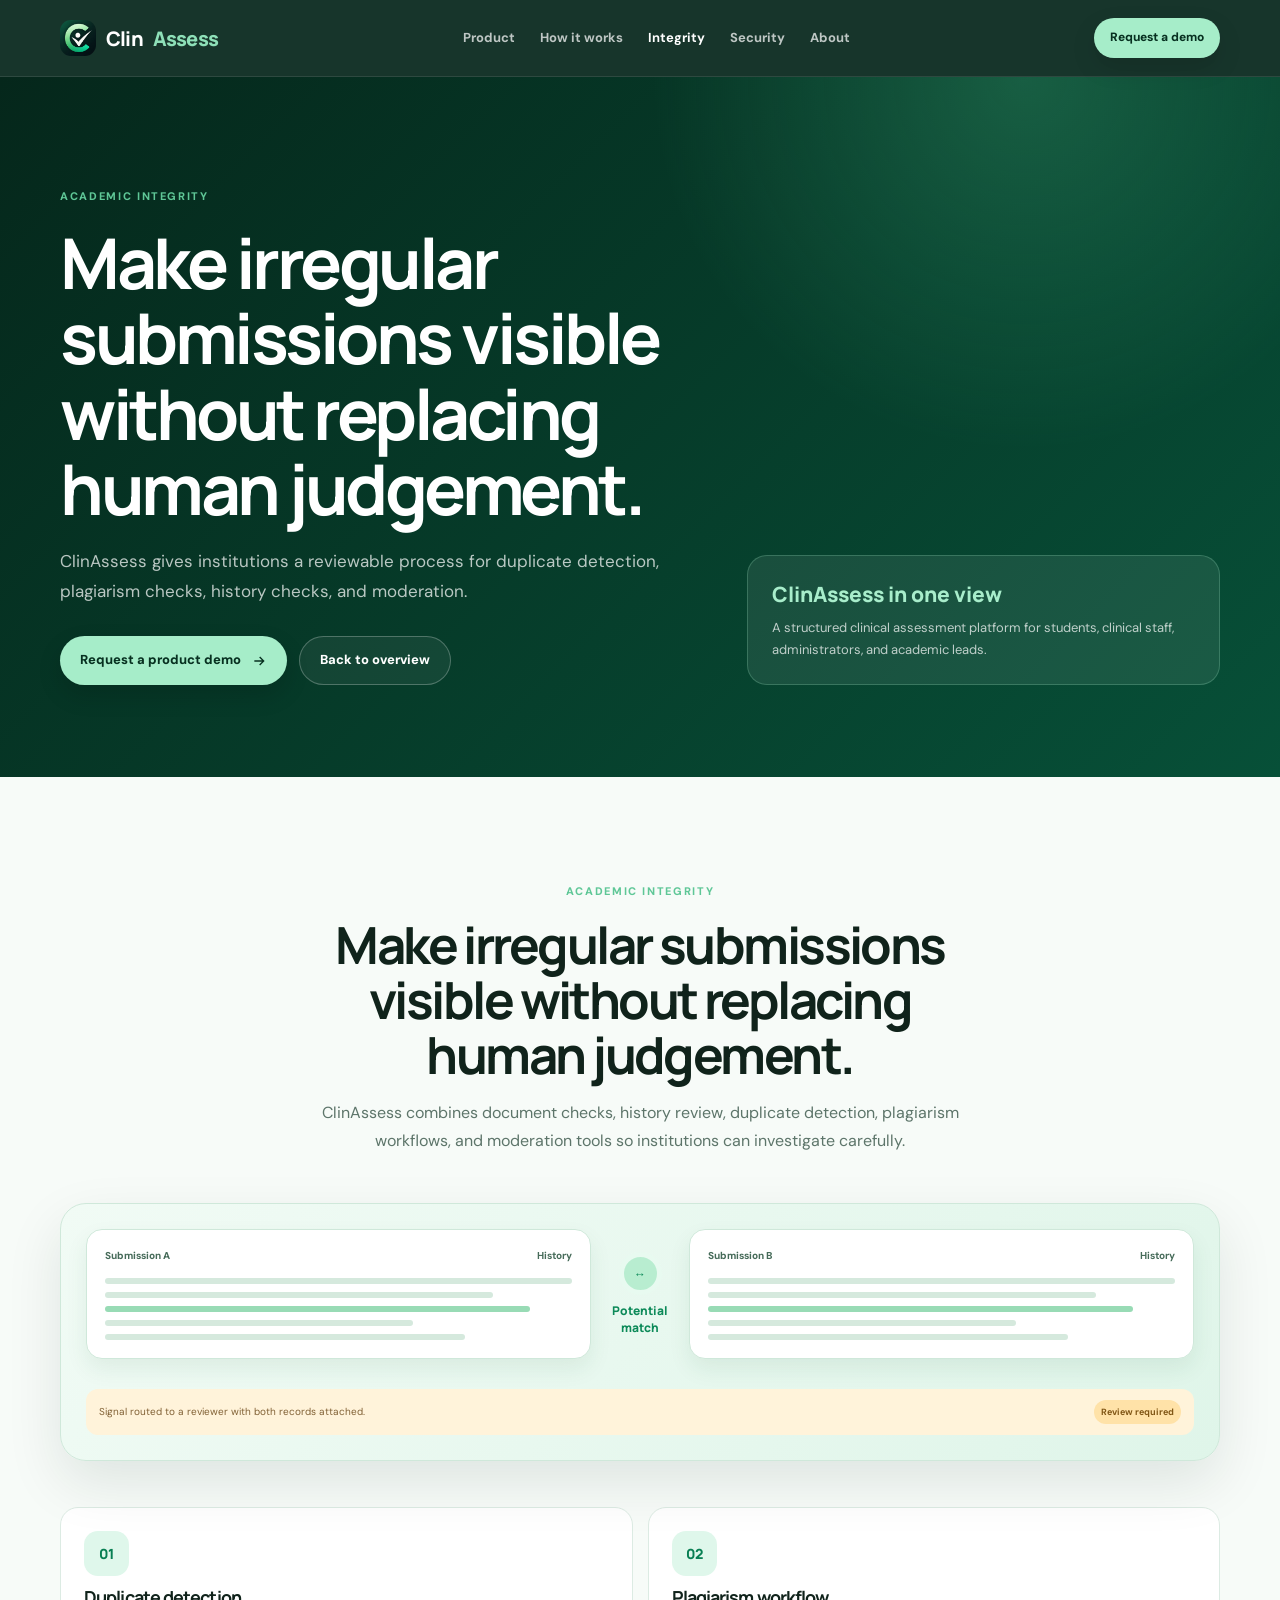
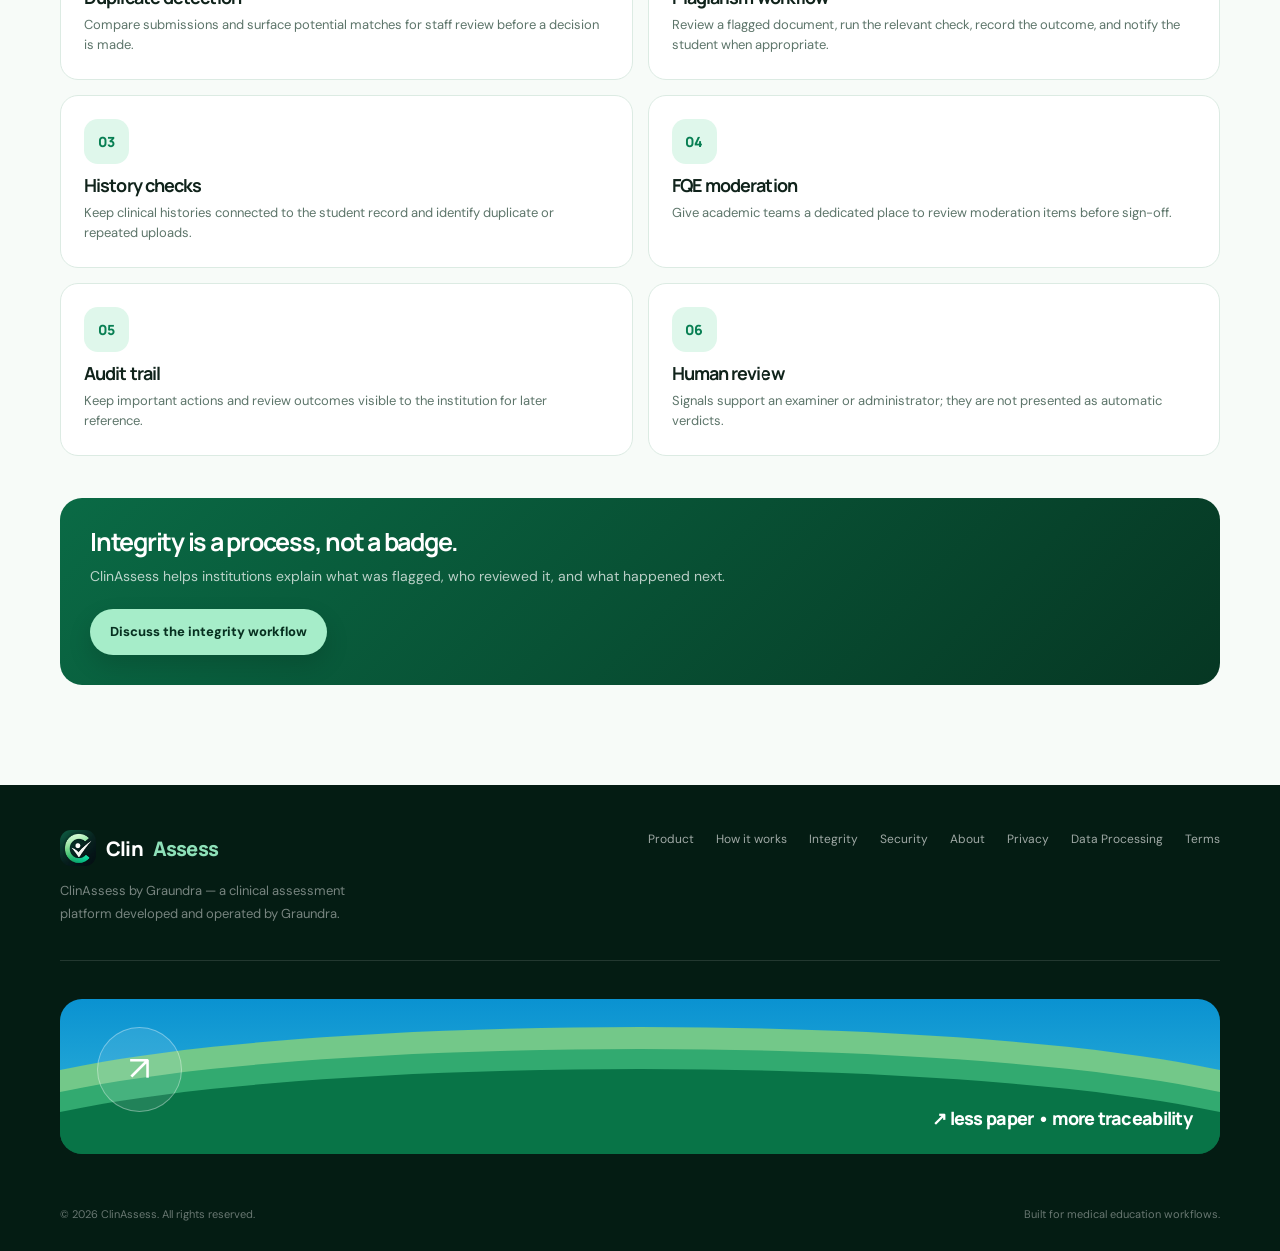
<file: integrity.html>
<!doctype html>
<html lang="en"><head><meta charset="utf-8"><meta name="viewport" content="width=device-width,initial-scale=1"><meta name="theme-color" content="#06261b"><meta name="description" content="ClinAssess gives institutions a reviewable process for duplicate detection, plagiarism checks, history checks, and moderation."><title>Academic integrity — ClinAssess</title><link rel="preconnect" href="https://fonts.googleapis.com"><link rel="preconnect" href="https://fonts.gstatic.com" crossorigin><link href="https://fonts.googleapis.com/css2?family=DM+Sans:wght@400;600;700;800&family=Manrope:wght@700;800&display=swap" rel="stylesheet"><link rel="stylesheet" href="/site.css"></head><body>
<header class="site-header"><nav class="nav container" id="siteNav"><a class="brand" href="/"><span class="brand-mark"><img src="cms-logo.jpg" alt="ClinAssess logo"></span>Clin<span>Assess</span></a><div class="nav-links" aria-label="Primary navigation"><a class="" href="/product">Product</a><a class="" href="/how-it-works">How it works</a><a class="active" href="/integrity">Integrity</a><a class="" href="/security">Security</a><a href="/about">About</a></div><div class="nav-cta"><a class="btn btn-primary" href="mailto:hello@graundra.com?subject=ClinAssess%20-%20Product%20Demo">Request a demo</a></div><button class="menu" id="menuToggle" aria-label="Open navigation"><svg width="19" height="19" viewBox="0 0 24 24" fill="none" stroke="currentColor" stroke-width="2"><path d="M4 7h16M4 12h16M4 17h16"/></svg></button></nav></header>
<main><section class="page-hero"><div class="container hero-grid"><div><span class="eyebrow">Academic integrity</span><h1>Make irregular submissions visible without replacing human judgement.</h1><p>ClinAssess gives institutions a reviewable process for duplicate detection, plagiarism checks, history checks, and moderation.</p><div class="hero-actions"><a class="btn btn-primary" href="mailto:hello@graundra.com?subject=ClinAssess%20-%20Product%20Demo">Request a product demo <svg class="arrow" viewBox="0 0 24 24" fill="none" stroke="currentColor" stroke-width="2"><path d="M5 12h13M13 6l6 6-6 6"/></svg></a><a class="btn btn-outline" href="/">Back to overview</a></div></div><aside class="hero-note"><strong>ClinAssess in one view</strong><p>A structured clinical assessment platform for students, clinical staff, administrators, and academic leads.</p></aside></div></section><section class="section"><div class="container"><div class="section-head center"><span class="eyebrow">Academic integrity</span><h2>Make irregular submissions visible without replacing human judgement.</h2><p>ClinAssess combines document checks, history review, duplicate detection, plagiarism workflows, and moderation tools so institutions can investigate carefully.</p></div><div class="visual-stage integrity-visual" aria-label="Illustration of a duplicate submission review"><div class="match-doc"><header><span>Submission A</span><b>History</b></header><div class="match-lines"><i></i><i></i><i></i><i></i><i></i></div></div><div class="match-link"><span>↔</span>Potential match</div><div class="match-doc"><header><span>Submission B</span><b>History</b></header><div class="match-lines"><i></i><i></i><i></i><i></i><i></i></div></div><div class="review-banner" style="grid-column:1 / -1"><span>Signal routed to a reviewer with both records attached.</span><b>Review required</b></div></div><div class="check-grid"><article class="check"><div class="icon">01</div><h3>Duplicate detection</h3><p>Compare submissions and surface potential matches for staff review before a decision is made.</p></article><article class="check"><div class="icon">02</div><h3>Plagiarism workflow</h3><p>Review a flagged document, run the relevant check, record the outcome, and notify the student when appropriate.</p></article><article class="check"><div class="icon">03</div><h3>History checks</h3><p>Keep clinical histories connected to the student record and identify duplicate or repeated uploads.</p></article><article class="check"><div class="icon">04</div><h3>FQE moderation</h3><p>Give academic teams a dedicated place to review moderation items before sign-off.</p></article><article class="check"><div class="icon">05</div><h3>Audit trail</h3><p>Keep important actions and review outcomes visible to the institution for later reference.</p></article><article class="check"><div class="icon">06</div><h3>Human review</h3><p>Signals support an examiner or administrator; they are not presented as automatic verdicts.</p></article></div><div class="callout"><h3>Integrity is a process, not a badge.</h3><p>ClinAssess helps institutions explain what was flagged, who reviewed it, and what happened next.</p><a class="btn btn-primary" href="mailto:hello@graundra.com?subject=ClinAssess%20-%20Integrity%20Walkthrough">Discuss the integrity workflow</a></div></div></section></main>
<footer class="footer"><div class="container"><div class="footer-top"><div class="footer-brand"><a class="brand" href="/"><span class="brand-mark"><img src="cms-logo.jpg" alt=""></span>Clin<span>Assess</span></a><p>ClinAssess by Graundra — a clinical assessment platform developed and operated by Graundra.</p></div><div class="footer-links"><a href="/product">Product</a><a href="/how-it-works">How it works</a><a href="/integrity">Integrity</a><a href="/security">Security</a><a href="/about">About</a><a href="/privacy">Privacy</a><a href="/dpa">Data Processing</a><a href="/terms">Terms</a></div></div><div class="footer-visual" aria-label="Less paper, more traceability"><div class="footer-visual-icon">↗</div></div><div class="footer-bottom"><span>© <span id="year"></span> ClinAssess. All rights reserved.</span><span>Built for medical education workflows.</span></div></div></footer><script>(function(){var nav=document.getElementById('siteNav'),btn=document.getElementById('menuToggle');btn.addEventListener('click',function(){nav.classList.toggle('open');});document.getElementById('year').textContent=new Date().getFullYear();})();</script></body></html>
</file>
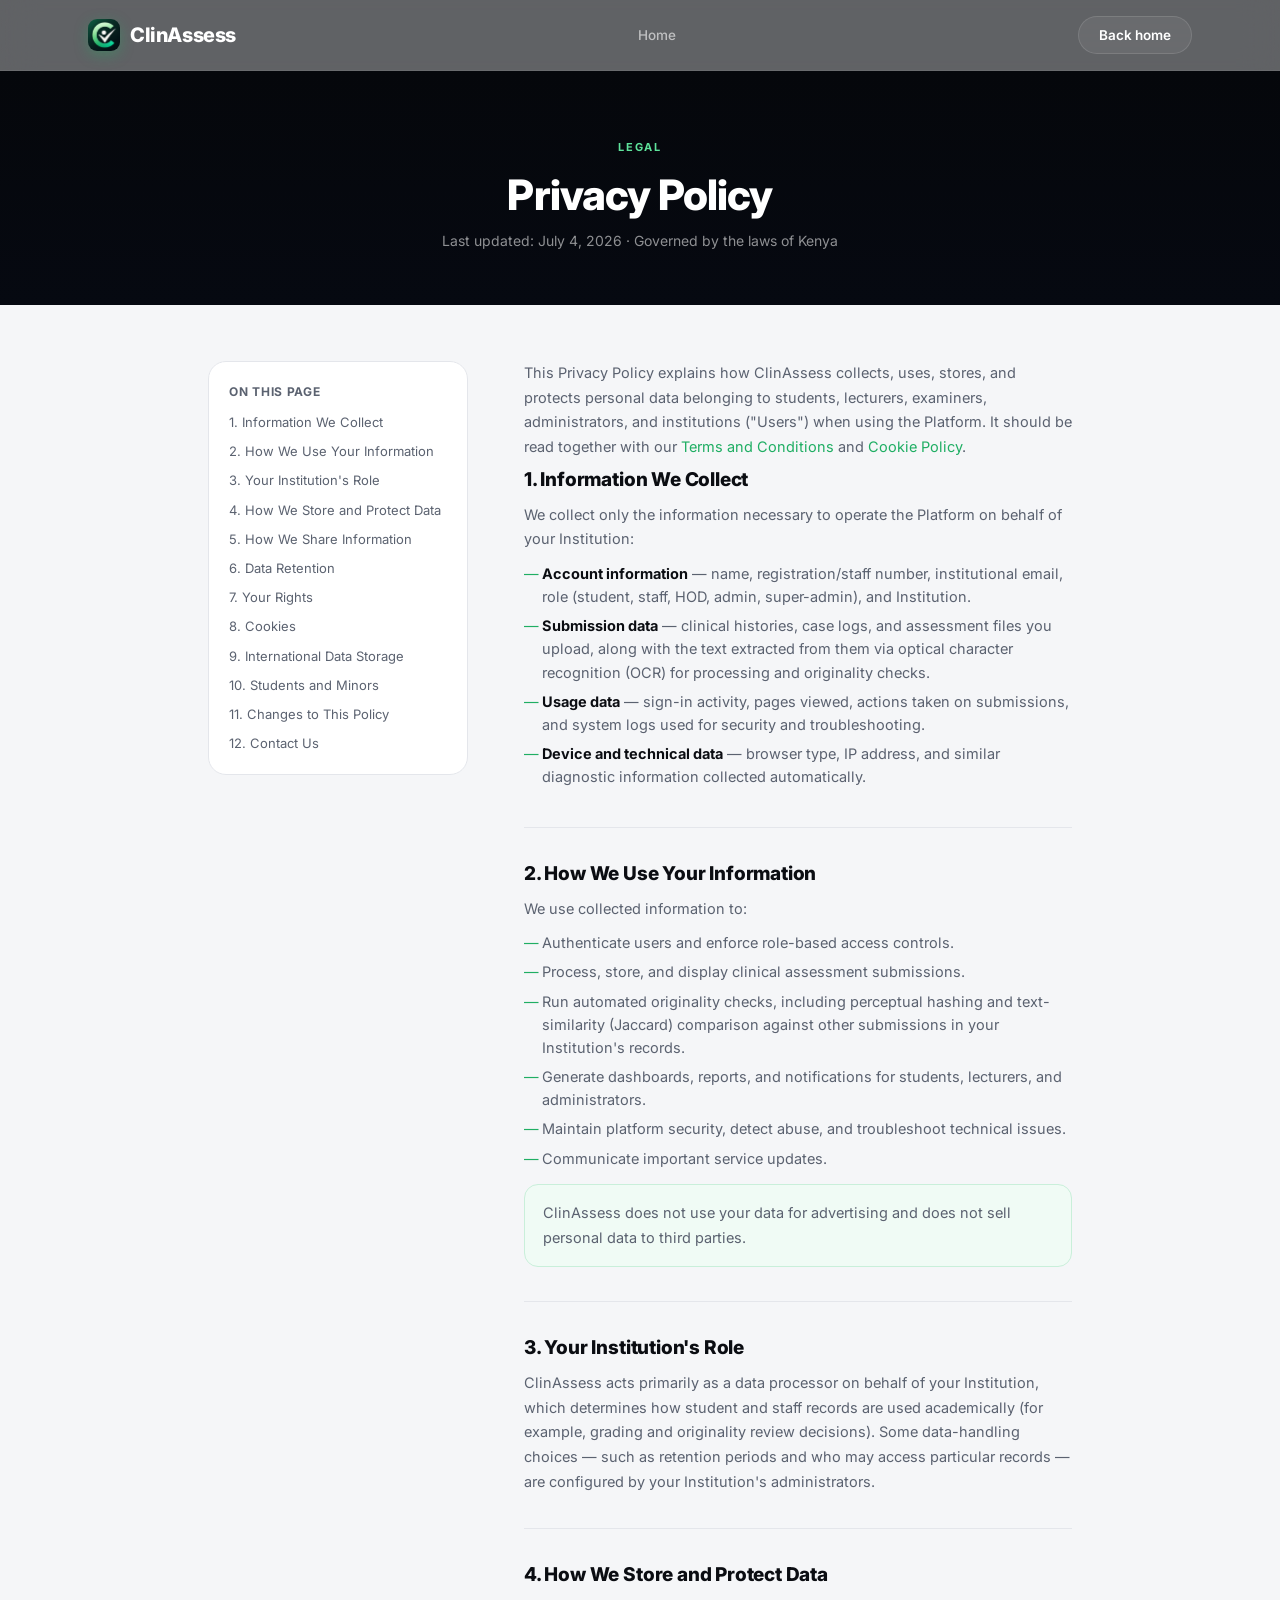
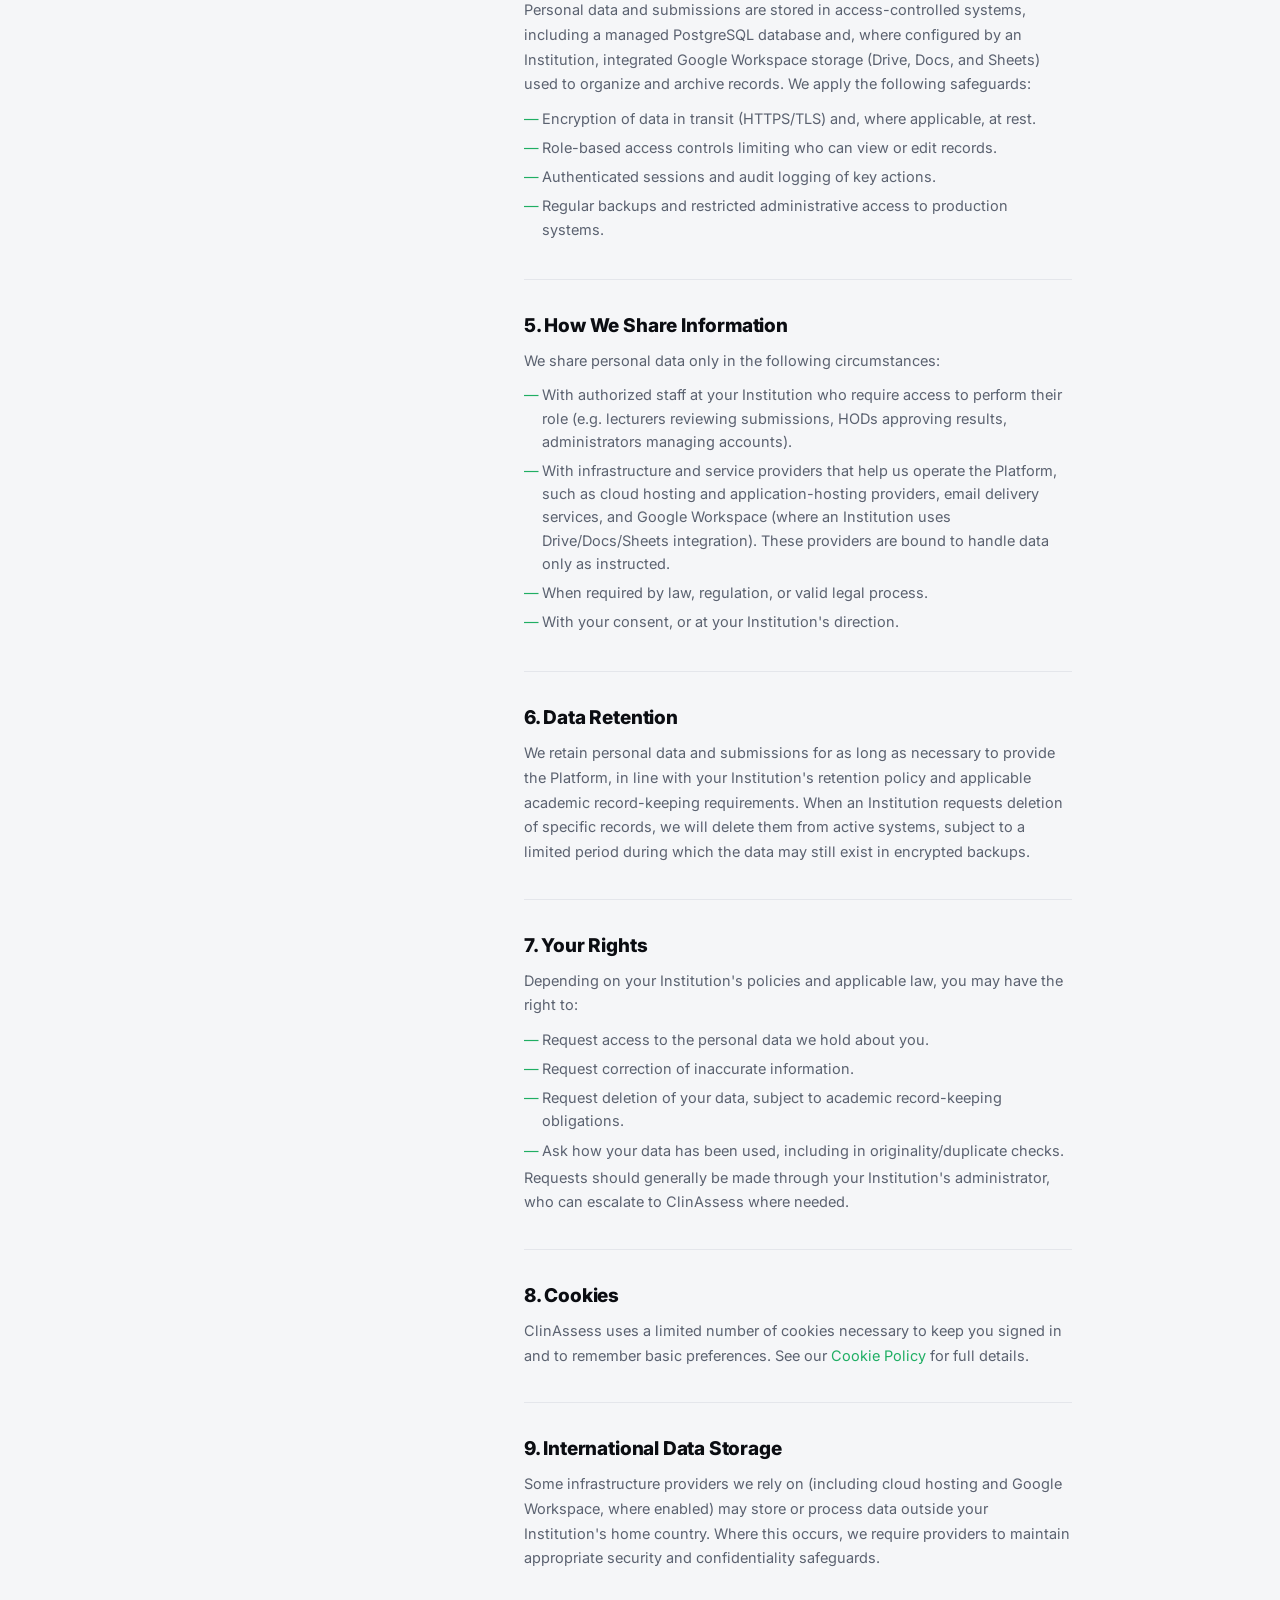
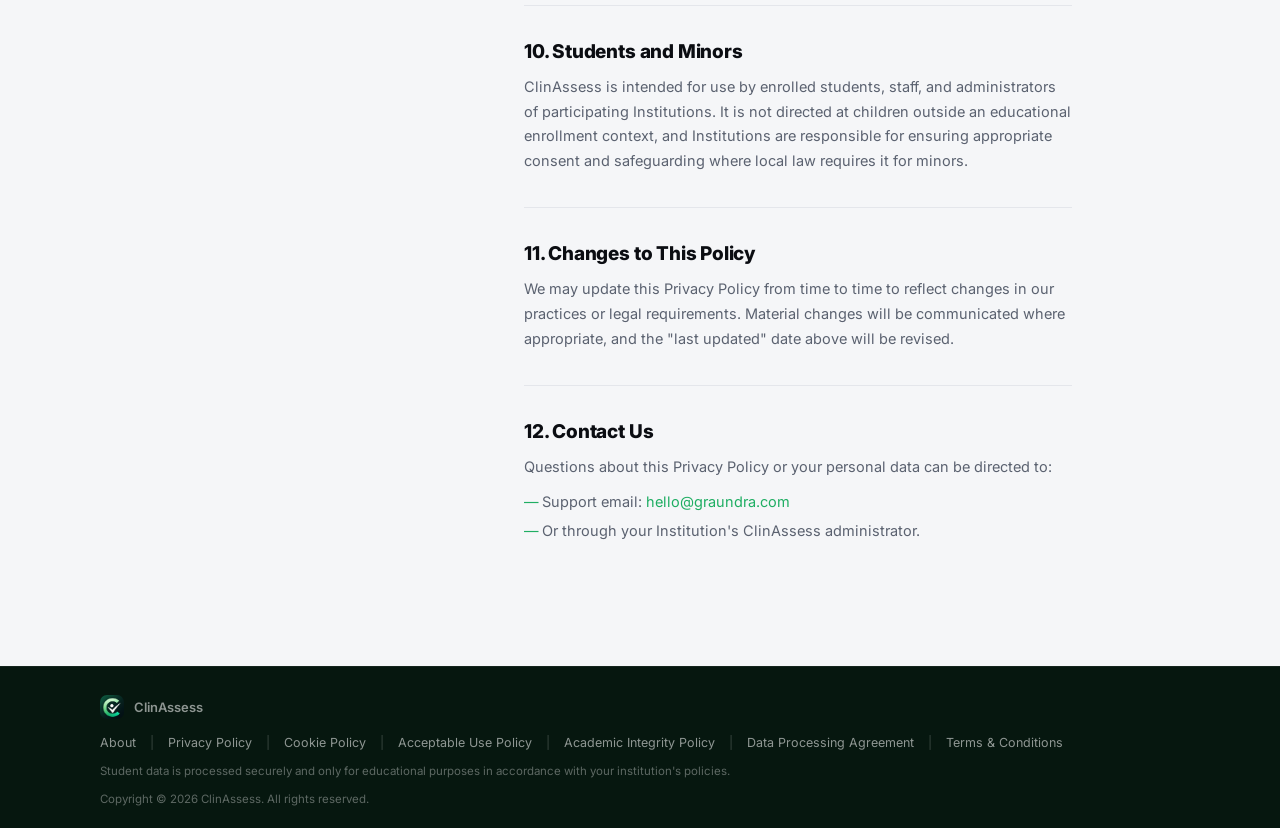
<file: privacy.html>
<!DOCTYPE html>
  <html lang="en">
  <head>
  <meta charset="UTF-8">
  <meta name="viewport" content="width=device-width, initial-scale=1.0">
  <title>Privacy Policy — ClinAssess</title>
  <link rel="preconnect" href="https://fonts.googleapis.com">
  <link rel="preconnect" href="https://fonts.gstatic.com" crossorigin>
  <link href="https://fonts.googleapis.com/css2?family=Inter:wght@400;500;600;700;800&display=swap" rel="stylesheet">
  <style>
    :root{
    --bg:#05070B;
    --navy-1:#07130D;
    --navy-2:#0B2118;
    --violet:#1FAE63;
    --blue:#1FAE63;
    --cyan:#5EE39B;
    --paper:#F5F6F8;
    --paper-card:#FFFFFF;
    --ink:#0B0D12;
    --ink-soft:#5B6270;
    --line:#E4E6EB;
    --line-dark:rgba(255,255,255,.09);
    --white:#FFFFFF;
    --success:#33D17A;
  }
    
    *{margin:0;padding:0;box-sizing:border-box;}
    html{scroll-behavior:smooth;}
    body{font-family:'Inter',system-ui,sans-serif;background:var(--paper);color:var(--ink);-webkit-font-smoothing:antialiased;}
    a{color:var(--blue); text-decoration:none;}
    a:hover{text-decoration:underline;}
    ul{list-style:none;}
    header{position:sticky; top:0; z-index:60; background:rgba(5,7,11,.62); backdrop-filter:blur(18px) saturate(160%); -webkit-backdrop-filter:blur(18px) saturate(160%); border-bottom:1px solid rgba(255,255,255,.06);}
    .nav{max-width:1160px; margin:0 auto; display:flex; align-items:center; justify-content:space-between; padding:16px 28px;}
    .brand{display:flex; align-items:center; gap:10px;}
    .brand .mark{width:32px; height:32px; border-radius:9px; overflow:hidden; display:flex; align-items:center; justify-content:center; box-shadow:0 4px 14px rgba(31,174,99,.35);}
    .brand .mark img{width:100%; height:100%; object-fit:cover;}
    .brand .name{font-weight:800; font-size:20px; color:#fff; letter-spacing:-0.02em;}
    .nav-links{display:flex; align-items:center; gap:36px;}
    .nav-links a{font-size:13.5px; font-weight:500; color:rgba(255,255,255,.6); transition:color .15s; text-decoration:none;}
    .nav-links a:hover{color:#fff; text-decoration:none;}
    .btn{display:inline-flex; align-items:center; gap:8px; padding:10px 20px; border-radius:100px; font-weight:600; font-size:13.5px; border:1px solid transparent; cursor:pointer; transition:transform .18s ease, box-shadow .18s ease, background .18s ease, border-color .18s ease; text-decoration:none;}
    .btn-ghost-dark{background:rgba(255,255,255,.06); border-color:rgba(255,255,255,.12); color:#fff;}
    .btn-ghost-dark:hover{background:rgba(255,255,255,.1); border-color:rgba(255,255,255,.22); text-decoration:none;}
    .legal-hero{background:linear-gradient(180deg, var(--bg) 0%, #060911 100%); color:#fff; padding:64px 28px 56px; text-align:center;}
    .legal-hero .label{color:var(--cyan); font-size:11px; font-weight:700; letter-spacing:.16em; text-transform:uppercase;}
    .legal-hero h1{font-size:clamp(28px,4vw,42px); font-weight:800; letter-spacing:-0.02em; margin-top:14px;}
    .legal-hero p{margin-top:12px; color:rgba(255,255,255,.55); font-size:14px;}
    .legal-wrap{max-width:920px; margin:0 auto; padding:56px 28px 120px; display:grid; grid-template-columns:260px 1fr; gap:56px; align-items:start;}
    .legal-toc{position:sticky; top:96px; background:var(--paper-card); border:1px solid var(--line); border-radius:18px; padding:22px 20px;}
    .legal-toc b{display:block; font-size:12px; font-weight:700; letter-spacing:.06em; text-transform:uppercase; color:var(--ink-soft); margin-bottom:12px;}
    .legal-toc ul{display:flex; flex-direction:column; gap:9px; max-height:60vh; overflow-y:auto;}
    .legal-toc a{font-size:13px; color:var(--ink-soft); text-decoration:none; line-height:1.4;}
    .legal-toc a:hover{color:var(--blue);}
    .legal-content{min-width:0;}
    .legal-section{padding-bottom:34px; border-bottom:1px solid var(--line); margin-bottom:34px;}
    .legal-section:last-child{border-bottom:none; margin-bottom:0; padding-bottom:0;}
    .legal-section h2{font-size:19px; font-weight:800; letter-spacing:-0.01em; margin-bottom:12px; scroll-margin-top:96px;}
    .legal-section p{font-size:14.5px; line-height:1.7; color:var(--ink-soft);}
    .legal-section ul{margin:10px 0 4px; display:flex; flex-direction:column; gap:6px;}
    .legal-section li{font-size:14.5px; line-height:1.6; color:var(--ink-soft); padding-left:18px; position:relative;}
    .legal-section li::before{content:"—"; position:absolute; left:0; color:var(--blue);}
    .legal-section b{color:var(--ink); font-weight:700;}
    .callout{background:#F0FBF5; border:1px solid #C9EFDA; border-radius:14px; padding:16px 18px; font-size:13.5px; color:var(--ink-soft); line-height:1.6; margin-top:14px;}
    .callout b{color:var(--ink);}
    footer{padding:28px 28px 22px; background:#06170f; border-top:1px solid rgba(255,255,255,.06);}
    .footer-inner{max-width:1080px; margin:0 auto; display:flex; flex-direction:column; gap:14px;}
    .footer-top{display:flex; align-items:center; justify-content:space-between; flex-wrap:wrap; gap:16px;}
    .footer-brand{display:flex; align-items:center; gap:10px;}
    .footer-brand .mark{width:24px; height:24px; border-radius:7px; overflow:hidden; display:flex; align-items:center; justify-content:center;}
    .footer-brand .mark img{width:100%; height:100%; object-fit:cover;}
    .footer-brand span{font-size:13px; font-weight:600; color:rgba(255,255,255,.55);}
    .footer-links{display:flex; align-items:center; gap:14px; font-size:12.5px; flex-wrap:wrap; row-gap:8px;}
    .footer-links a{color:rgba(255,255,255,.55); text-decoration:none;}
    .footer-links a:hover{color:rgba(255,255,255,.85);}
    .footer-links .sep{color:rgba(255,255,255,.2);}
    .footer-copy{font-size:11.5px; color:rgba(255,255,255,.35);}
    @media (max-width:800px){
      .legal-wrap{grid-template-columns:1fr;}
      .legal-toc{position:static; max-height:none;}
      .legal-toc ul{max-height:none;}
      .nav-links{display:none;}
      .footer-top{flex-direction:column; align-items:flex-start;}
    }
  
  </style>
  </head>
  <body>

  <header>
  <div class="nav">
    <div class="brand">
      <div class="mark"><img src="[data-uri]" alt="ClinAssess"></div>
      <span class="name">ClinAssess</span>
    </div>
    <nav class="nav-links">
      <a href="/">Home</a>
    </nav>
    <a href="/" class="btn btn-ghost-dark">Back home</a>
  </div>
</header>

  <section class="legal-hero">
    <span class="label">Legal</span>
    <h1>Privacy Policy</h1>
    <p>Last updated: July 4, 2026 &middot; Governed by the laws of Kenya</p>
  </section>

  <div class="legal-wrap">
    <aside class="legal-toc">
      <b>On this page</b>
      <ul>
        <li><a href="#information-we-collect">1. Information We Collect</a></li>
        <li><a href="#how-we-use">2. How We Use Your Information</a></li>
        <li><a href="#institutional-relationship">3. Your Institution's Role</a></li>
        <li><a href="#storage-security">4. How We Store and Protect Data</a></li>
        <li><a href="#sharing">5. How We Share Information</a></li>
        <li><a href="#retention">6. Data Retention</a></li>
        <li><a href="#your-rights">7. Your Rights</a></li>
        <li><a href="#cookies-ref">8. Cookies</a></li>
        <li><a href="#international-transfers">9. International Data Storage</a></li>
        <li><a href="#students">10. Students and Minors</a></li>
        <li><a href="#changes">11. Changes to This Policy</a></li>
        <li><a href="#contact">12. Contact Us</a></li>
      </ul>
    </aside>
    <main class="legal-content">
      <p style="font-size:14.5px; color:var(--ink-soft); line-height:1.7; margin-bottom:8px;">This Privacy Policy explains how ClinAssess collects, uses, stores, and protects personal data belonging to
      students, lecturers, examiners, administrators, and institutions ("Users") when using the Platform. It should be
      read together with our <a href="/terms">Terms and Conditions</a> and <a href="/cookies">Cookie Policy</a>.</p>
      
      <section class="legal-section" id="information-we-collect">
        <h2>1. Information We Collect</h2>
        <p>We collect only the information necessary to operate the Platform on behalf of your Institution:</p>
        <ul>
          <li><b>Account information</b> — name, registration/staff number, institutional email, role (student, staff, HOD, admin, super-admin), and Institution.</li>
          <li><b>Submission data</b> — clinical histories, case logs, and assessment files you upload, along with the text extracted from them via optical character recognition (OCR) for processing and originality checks.</li>
          <li><b>Usage data</b> — sign-in activity, pages viewed, actions taken on submissions, and system logs used for security and troubleshooting.</li>
          <li><b>Device and technical data</b> — browser type, IP address, and similar diagnostic information collected automatically.</li>
        </ul>
      </section>

      <section class="legal-section" id="how-we-use">
        <h2>2. How We Use Your Information</h2>
        <p>We use collected information to:</p>
        <ul>
          <li>Authenticate users and enforce role-based access controls.</li>
          <li>Process, store, and display clinical assessment submissions.</li>
          <li>Run automated originality checks, including perceptual hashing and text-similarity (Jaccard) comparison against other submissions in your Institution's records.</li>
          <li>Generate dashboards, reports, and notifications for students, lecturers, and administrators.</li>
          <li>Maintain platform security, detect abuse, and troubleshoot technical issues.</li>
          <li>Communicate important service updates.</li>
        </ul>
        <p class="callout">ClinAssess does not use your data for advertising and does not sell personal data to third parties.</p>
      </section>

      <section class="legal-section" id="institutional-relationship">
        <h2>3. Your Institution's Role</h2>
        <p>ClinAssess acts primarily as a data processor on behalf of your Institution, which determines how student and staff
        records are used academically (for example, grading and originality review decisions). Some data-handling choices —
        such as retention periods and who may access particular records — are configured by your Institution's administrators.
      </section>

      <section class="legal-section" id="storage-security">
        <h2>4. How We Store and Protect Data</h2>
        <p>Personal data and submissions are stored in access-controlled systems, including a managed PostgreSQL database and,
        where configured by an Institution, integrated Google Workspace storage (Drive, Docs, and Sheets) used to organize
        and archive records. We apply the following safeguards:</p>
        <ul>
          <li>Encryption of data in transit (HTTPS/TLS) and, where applicable, at rest.</li>
          <li>Role-based access controls limiting who can view or edit records.</li>
          <li>Authenticated sessions and audit logging of key actions.</li>
          <li>Regular backups and restricted administrative access to production systems.</li>
        </ul>
      </section>

      <section class="legal-section" id="sharing">
        <h2>5. How We Share Information</h2>
        <p>We share personal data only in the following circumstances:</p>
        <ul>
          <li>With authorized staff at your Institution who require access to perform their role (e.g. lecturers reviewing submissions, HODs approving results, administrators managing accounts).</li>
          <li>With infrastructure and service providers that help us operate the Platform, such as cloud hosting and application-hosting providers, email delivery services, and Google Workspace (where an Institution uses Drive/Docs/Sheets integration). These providers are bound to handle data only as instructed.</li>
          <li>When required by law, regulation, or valid legal process.</li>
          <li>With your consent, or at your Institution's direction.</li>
        </ul>
      </section>

      <section class="legal-section" id="retention">
        <h2>6. Data Retention</h2>
        <p>We retain personal data and submissions for as long as necessary to provide the Platform, in line with your
        Institution's retention policy and applicable academic record-keeping requirements. When an Institution requests
        deletion of specific records, we will delete them from active systems, subject to a limited period during which
        the data may still exist in encrypted backups.
      </section>

      <section class="legal-section" id="your-rights">
        <h2>7. Your Rights</h2>
        <p>Depending on your Institution's policies and applicable law, you may have the right to:</p>
        <ul>
          <li>Request access to the personal data we hold about you.</li>
          <li>Request correction of inaccurate information.</li>
          <li>Request deletion of your data, subject to academic record-keeping obligations.</li>
          <li>Ask how your data has been used, including in originality/duplicate checks.</li>
        </ul>
        <p>Requests should generally be made through your Institution's administrator, who can escalate to ClinAssess where needed.</p>
      </section>

      <section class="legal-section" id="cookies-ref">
        <h2>8. Cookies</h2>
        <p>ClinAssess uses a limited number of cookies necessary to keep you signed in and to remember basic preferences.
        See our <a href="/cookies">Cookie Policy</a> for full details.
      </section>

      <section class="legal-section" id="international-transfers">
        <h2>9. International Data Storage</h2>
        <p>Some infrastructure providers we rely on (including cloud hosting and Google Workspace, where enabled) may store or
        process data outside your Institution's home country. Where this occurs, we require providers to maintain
        appropriate security and confidentiality safeguards.
      </section>

      <section class="legal-section" id="students">
        <h2>10. Students and Minors</h2>
        <p>ClinAssess is intended for use by enrolled students, staff, and administrators of participating Institutions.
        It is not directed at children outside an educational enrollment context, and Institutions are responsible for
        ensuring appropriate consent and safeguarding where local law requires it for minors.
      </section>

      <section class="legal-section" id="changes">
        <h2>11. Changes to This Policy</h2>
        <p>We may update this Privacy Policy from time to time to reflect changes in our practices or legal requirements.
        Material changes will be communicated where appropriate, and the "last updated" date above will be revised.
      </section>

      <section class="legal-section" id="contact">
        <h2>12. Contact Us</h2>
        <p>Questions about this Privacy Policy or your personal data can be directed to:</p>
        <ul>
          <li>Support email: <a href="mailto:hello@graundra.com">hello@graundra.com</a></li>
          <li>Or through your Institution's ClinAssess administrator.</li>
        </ul>
      </section>
    </main>
  </div>

  <footer>
    <div class="footer-inner">
      <div class="footer-top">
        <div class="footer-brand">
          <div class="mark"><img src="[data-uri]"></div>
          <span>ClinAssess</span>
        </div>
        <div class="footer-links">
          <a href="/about">About</a>
          <span class="sep">|</span>
          <a href="/privacy">Privacy Policy</a>
          <span class="sep">|</span>
          <a href="/cookies">Cookie Policy</a>
          <span class="sep">|</span>
          <a href="/acceptable-use">Acceptable Use Policy</a>
          <span class="sep">|</span>
          <a href="/academic-integrity">Academic Integrity Policy</a>
          <span class="sep">|</span>
          <a href="/dpa">Data Processing Agreement</a>
          <span class="sep">|</span>
          <a href="/terms">Terms & Conditions</a>
        </div>
      </div>
      <div class="footer-copy">Student data is processed securely and only for educational purposes in accordance with your institution's policies.</div>
      <div class="footer-copy">Copyright &copy; <span id="year"></span> ClinAssess. All rights reserved.</div>
    </div>
  </footer>

  <script>document.getElementById('year').textContent = new Date().getFullYear();</script>
  </body>
  </html>
</file>
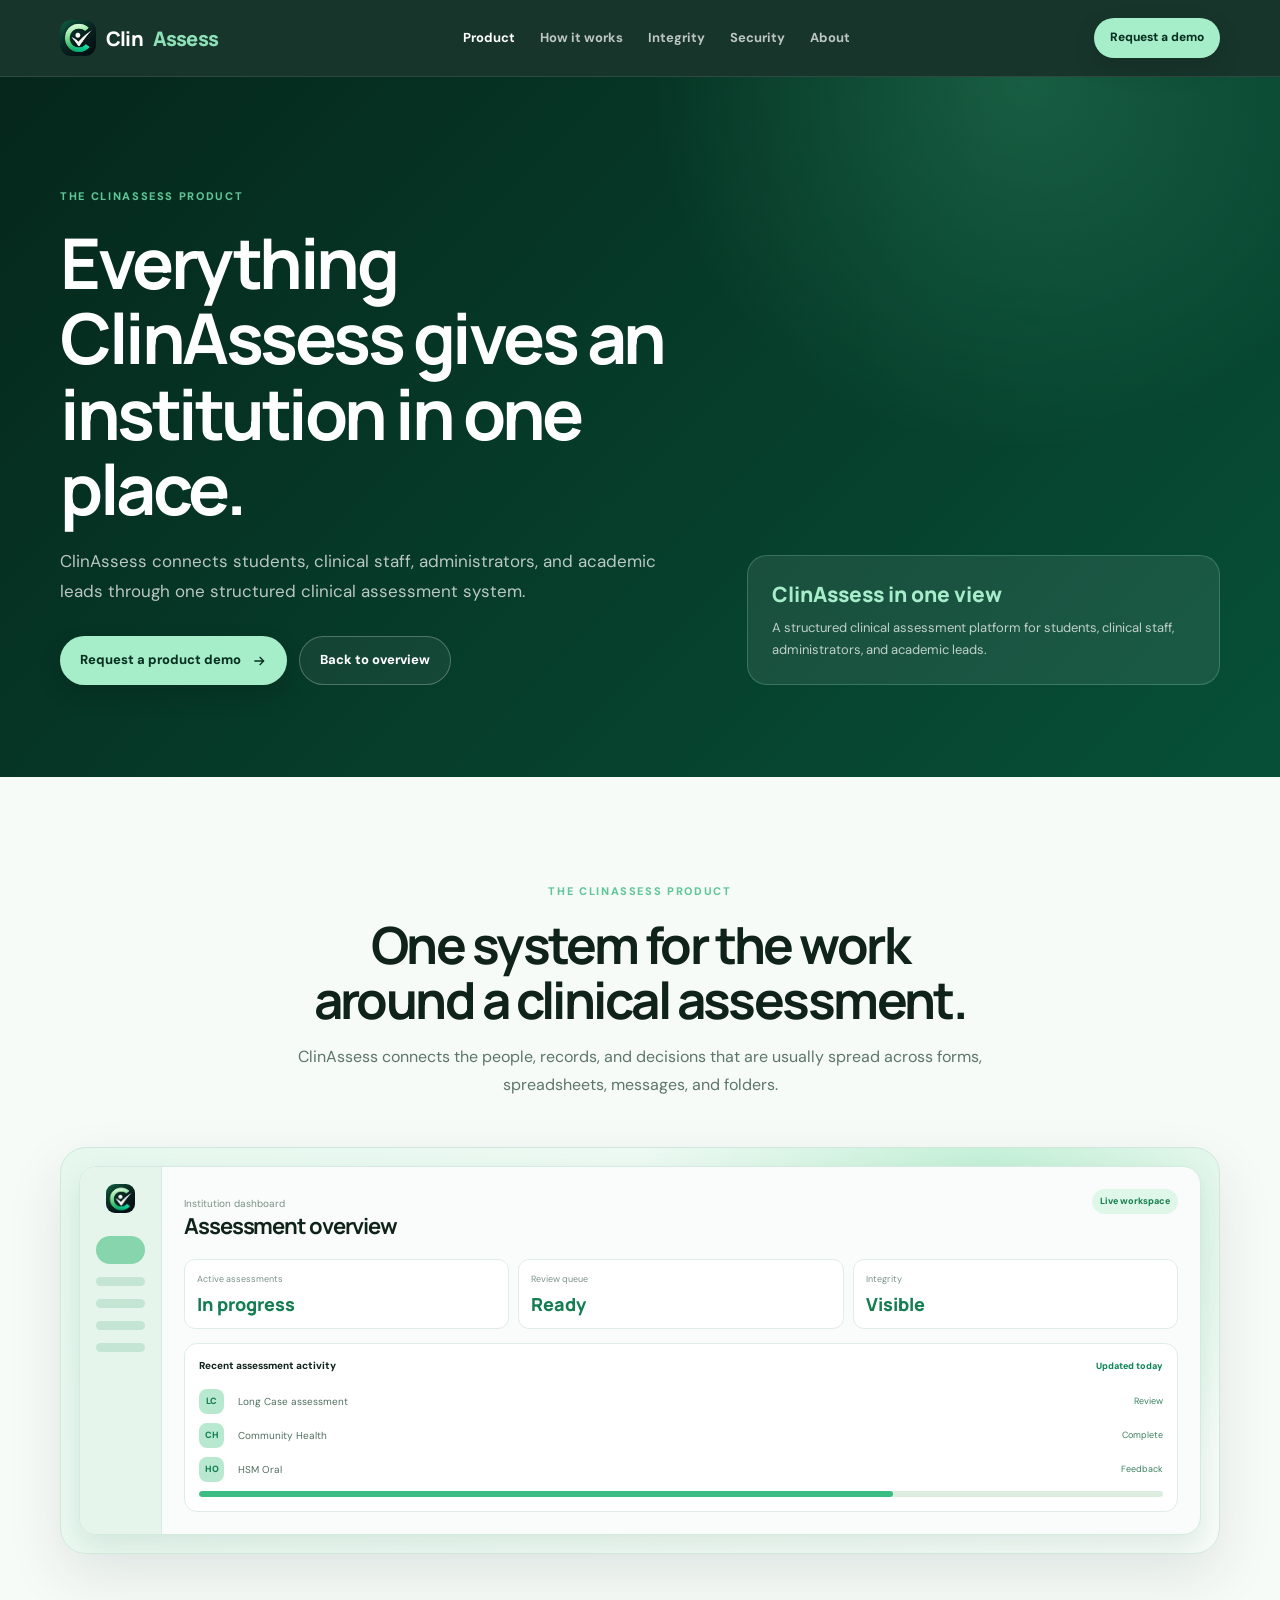
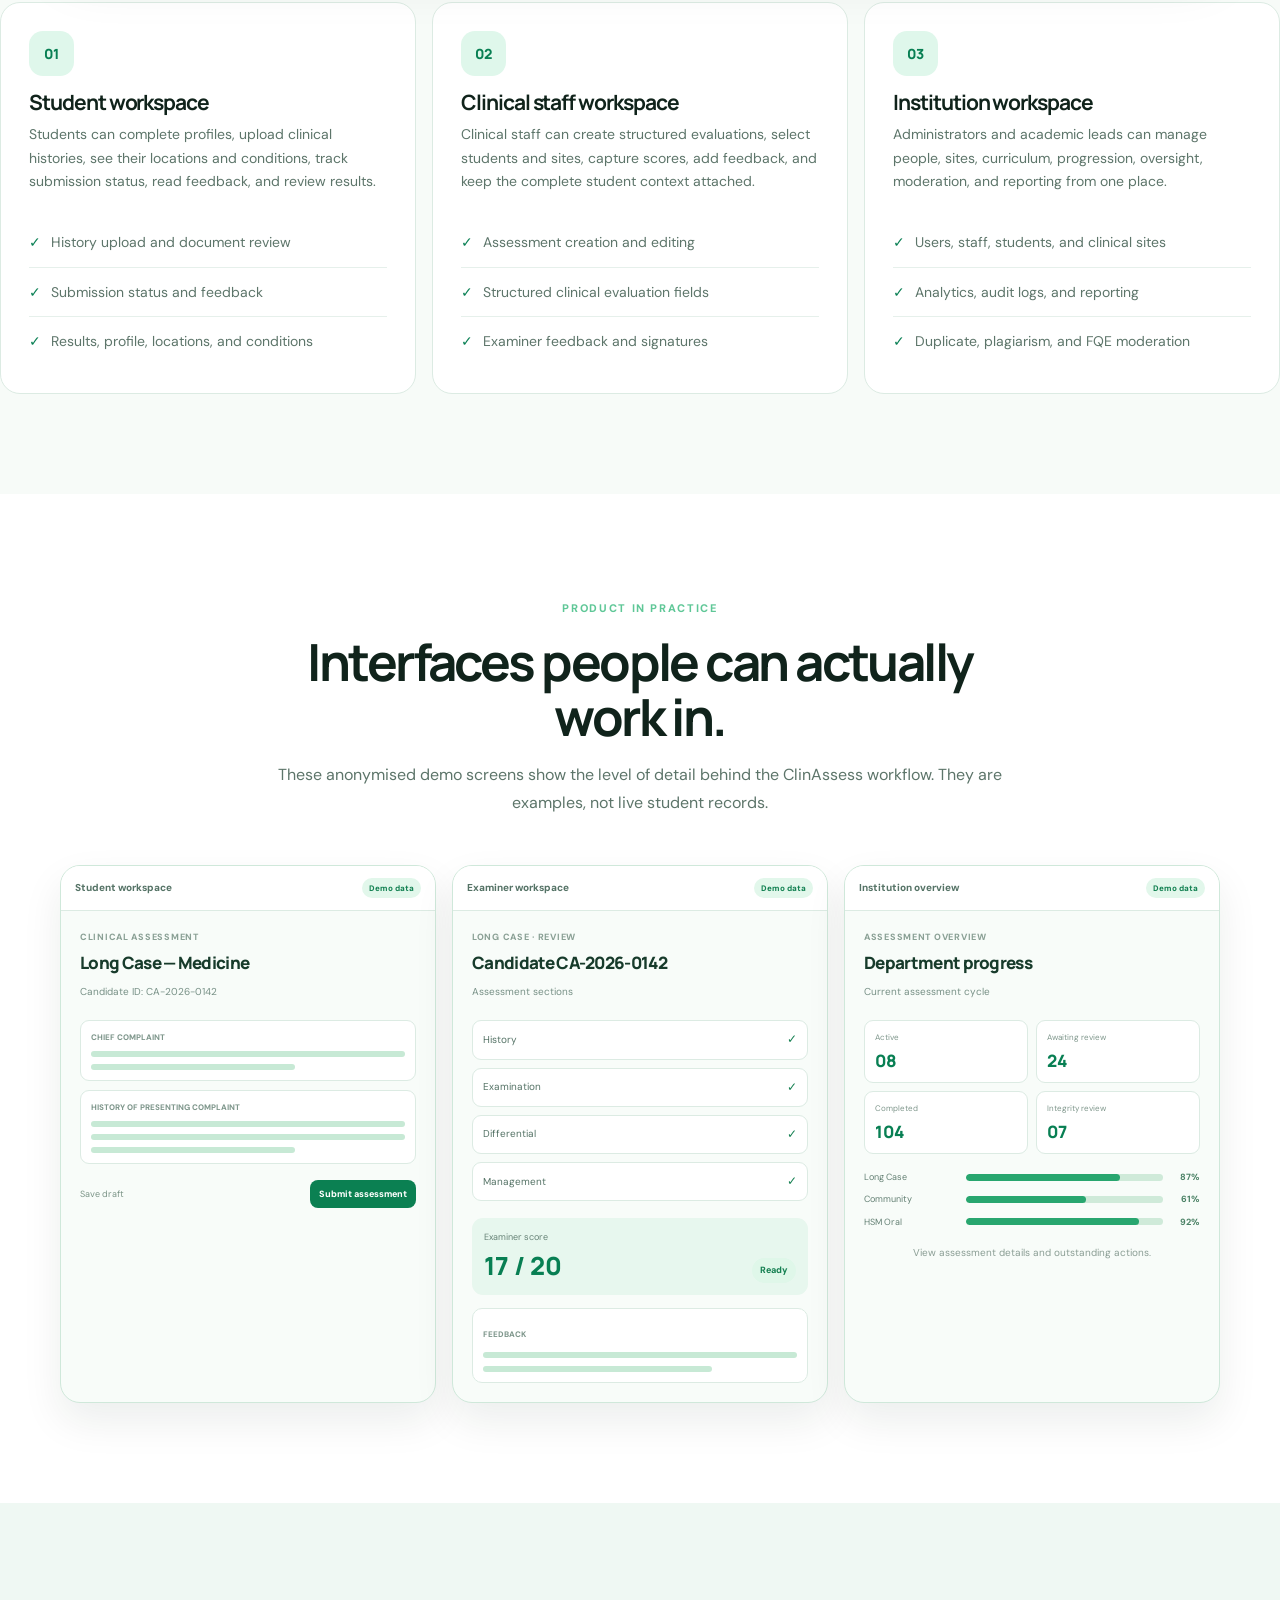
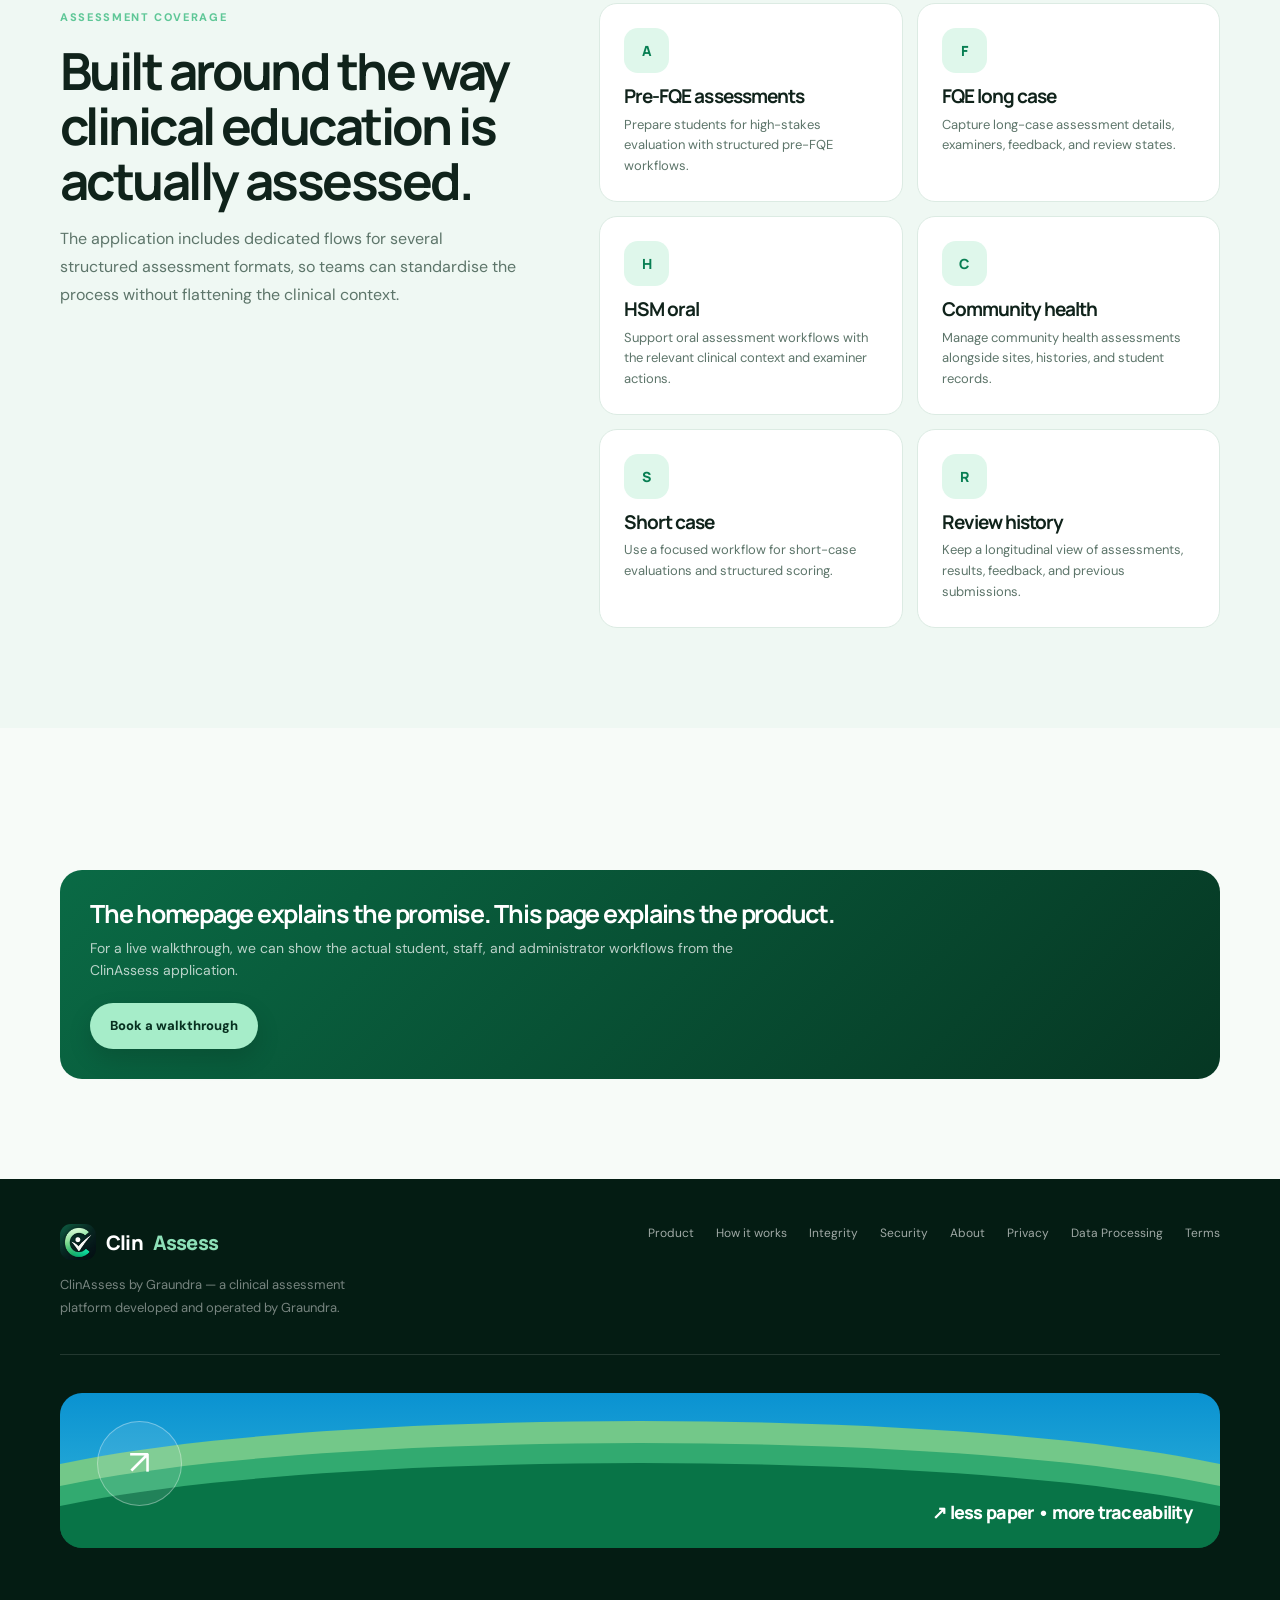
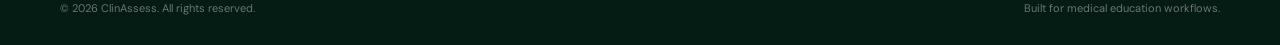
<file: product.html>
<!doctype html>
<html lang="en"><head><meta charset="utf-8"><meta name="viewport" content="width=device-width,initial-scale=1"><meta name="theme-color" content="#06261b"><meta name="description" content="ClinAssess connects students, clinical staff, administrators, and academic leads through one structured clinical assessment system."><title>Product — ClinAssess</title><link rel="preconnect" href="https://fonts.googleapis.com"><link rel="preconnect" href="https://fonts.gstatic.com" crossorigin><link href="https://fonts.googleapis.com/css2?family=DM+Sans:wght@400;600;700;800&family=Manrope:wght@700;800&display=swap" rel="stylesheet"><link rel="stylesheet" href="/site.css"></head><body>
<header class="site-header"><nav class="nav container" id="siteNav"><a class="brand" href="/"><span class="brand-mark"><img src="cms-logo.jpg" alt="ClinAssess logo"></span>Clin<span>Assess</span></a><div class="nav-links" aria-label="Primary navigation"><a class="active" href="/product">Product</a><a class="" href="/how-it-works">How it works</a><a class="" href="/integrity">Integrity</a><a class="" href="/security">Security</a><a href="/about">About</a></div><div class="nav-cta"><a class="btn btn-primary" href="mailto:hello@graundra.com?subject=ClinAssess%20-%20Product%20Demo">Request a demo</a></div><button class="menu" id="menuToggle" aria-label="Open navigation"><svg width="19" height="19" viewBox="0 0 24 24" fill="none" stroke="currentColor" stroke-width="2"><path d="M4 7h16M4 12h16M4 17h16"/></svg></button></nav></header>
<main><section class="page-hero"><div class="container hero-grid"><div><span class="eyebrow">The ClinAssess product</span><h1>Everything ClinAssess gives an institution in one place.</h1><p>ClinAssess connects students, clinical staff, administrators, and academic leads through one structured clinical assessment system.</p><div class="hero-actions"><a class="btn btn-primary" href="mailto:hello@graundra.com?subject=ClinAssess%20-%20Product%20Demo">Request a product demo <svg class="arrow" viewBox="0 0 24 24" fill="none" stroke="currentColor" stroke-width="2"><path d="M5 12h13M13 6l6 6-6 6"/></svg></a><a class="btn btn-outline" href="/">Back to overview</a></div></div><aside class="hero-note"><strong>ClinAssess in one view</strong><p>A structured clinical assessment platform for students, clinical staff, administrators, and academic leads.</p></aside></div></section><section class="section"><div class="container"><div class="section-head center"><span class="eyebrow">The ClinAssess product</span><h2>One system for the work around a clinical assessment.</h2><p>ClinAssess connects the people, records, and decisions that are usually spread across forms, spreadsheets, messages, and folders.</p></div><div class="visual-stage product-visual" aria-label="Illustration of the ClinAssess institution dashboard"><div class="app-shell"><aside class="app-side"><div class="app-side-logo"><img src="cms-logo.jpg" alt=""></div><div class="app-side-line active"></div><div class="app-side-line"></div><div class="app-side-line"></div><div class="app-side-line"></div><div class="app-side-line"></div></aside><div class="app-main"><div class="app-main-top"><div><small>Institution dashboard</small><h3>Assessment overview</h3></div><span class="app-badge">Live workspace</span></div><div class="app-stat-row"><div class="app-stat"><span>Active assessments</span><b>In progress</b></div><div class="app-stat"><span>Review queue</span><b>Ready</b></div><div class="app-stat"><span>Integrity</span><b>Visible</b></div></div><div class="app-panel"><div class="app-panel-head"><span>Recent assessment activity</span><em>Updated today</em></div><div class="app-list"><div class="app-list-row"><span class="app-avatar">LC</span><span>Long Case assessment</span><span class="app-status">Review</span></div><div class="app-list-row"><span class="app-avatar">CH</span><span>Community Health</span><span class="app-status">Complete</span></div><div class="app-list-row"><span class="app-avatar">HO</span><span>HSM Oral</span><span class="app-status">Feedback</span></div><div class="app-progress"><i style="width:72%"></i></div></div></div></div></div></div></div><div class="cards"><article class="card"><div class="icon">01</div><h3>Student workspace</h3><p>Students can complete profiles, upload clinical histories, see their locations and conditions, track submission status, read feedback, and review results.</p><ul class="feature-list"><li>History upload and document review</li><li>Submission status and feedback</li><li>Results, profile, locations, and conditions</li></ul></article><article class="card"><div class="icon">02</div><h3>Clinical staff workspace</h3><p>Clinical staff can create structured evaluations, select students and sites, capture scores, add feedback, and keep the complete student context attached.</p><ul class="feature-list"><li>Assessment creation and editing</li><li>Structured clinical evaluation fields</li><li>Examiner feedback and signatures</li></ul></article><article class="card"><div class="icon">03</div><h3>Institution workspace</h3><p>Administrators and academic leads can manage people, sites, curriculum, progression, oversight, moderation, and reporting from one place.</p><ul class="feature-list"><li>Users, staff, students, and clinical sites</li><li>Analytics, audit logs, and reporting</li><li>Duplicate, plagiarism, and FQE moderation</li></ul></article></div></div></section><section class="section screen-section"><div class="container"><div class="section-head center"><span class="eyebrow">Product in practice</span><h2>Interfaces people can actually work in.</h2><p>These anonymised demo screens show the level of detail behind the ClinAssess workflow. They are examples, not live student records.</p></div><div class="screen-grid"><article class="screen-card"><div class="screen-chrome"><span>Student workspace</span><em>Demo data</em></div><div class="screen-body"><span class="screen-kicker">Clinical assessment</span><h3 class="screen-title">Long Case — Medicine</h3><span class="screen-subtitle">Candidate ID: CA-2026-0142</span><div class="screen-fields"><div class="screen-field"><small>Chief complaint</small><span></span><span class="short"></span></div><div class="screen-field"><small>History of presenting complaint</small><span></span><span></span><span class="short"></span></div></div><div class="screen-actions"><span class="screen-muted">Save draft</span><span class="screen-button">Submit assessment</span></div></div></article><article class="screen-card"><div class="screen-chrome"><span>Examiner workspace</span><em>Demo data</em></div><div class="screen-body"><span class="screen-kicker">Long case · Review</span><h3 class="screen-title">Candidate CA-2026-0142</h3><span class="screen-subtitle">Assessment sections</span><div class="screen-checklist"><div class="screen-check"><span>History</span><b>✓</b></div><div class="screen-check"><span>Examination</span><b>✓</b></div><div class="screen-check"><span>Differential</span><b>✓</b></div><div class="screen-check"><span>Management</span><b>✓</b></div></div><div class="screen-score"><div><small>Examiner score</small><strong>17 / 20</strong></div><span class="app-badge">Ready</span></div><div class="screen-review"><small>Feedback</small><p></p><p></p></div></div></article><article class="screen-card"><div class="screen-chrome"><span>Institution overview</span><em>Demo data</em></div><div class="screen-body"><span class="screen-kicker">Assessment overview</span><h3 class="screen-title">Department progress</h3><span class="screen-subtitle">Current assessment cycle</span><div class="screen-metrics"><div class="screen-metric"><small>Active</small><b>08</b></div><div class="screen-metric"><small>Awaiting review</small><b>24</b></div><div class="screen-metric"><small>Completed</small><b>104</b></div><div class="screen-metric"><small>Integrity review</small><b>07</b></div></div><div class="screen-bars"><div class="screen-bar"><span>Long Case</span><i></i><b>87%</b></div><div class="screen-bar"><span>Community</span><i></i><b>61%</b></div><div class="screen-bar"><span>HSM Oral</span><i></i><b>92%</b></div></div><div class="screen-note">View assessment details and outstanding actions.</div></div></article></div></div></section><section class="section soft"><div class="container two-col"><div class="section-head"><span class="eyebrow">Assessment coverage</span><h2>Built around the way clinical education is actually assessed.</h2><p>The application includes dedicated flows for several structured assessment formats, so teams can standardise the process without flattening the clinical context.</p></div><div class="role-grid"><article class="role"><div class="icon">A</div><h3>Pre-FQE assessments</h3><p>Prepare students for high-stakes evaluation with structured pre-FQE workflows.</p></article><article class="role"><div class="icon">F</div><h3>FQE long case</h3><p>Capture long-case assessment details, examiners, feedback, and review states.</p></article><article class="role"><div class="icon">H</div><h3>HSM oral</h3><p>Support oral assessment workflows with the relevant clinical context and examiner actions.</p></article><article class="role"><div class="icon">C</div><h3>Community health</h3><p>Manage community health assessments alongside sites, histories, and student records.</p></article><article class="role"><div class="icon">S</div><h3>Short case</h3><p>Use a focused workflow for short-case evaluations and structured scoring.</p></article><article class="role"><div class="icon">R</div><h3>Review history</h3><p>Keep a longitudinal view of assessments, results, feedback, and previous submissions.</p></article></div></div></section><section class="section"><div class="container"><div class="callout"><h3>The homepage explains the promise. This page explains the product.</h3><p>For a live walkthrough, we can show the actual student, staff, and administrator workflows from the ClinAssess application.</p><a class="btn btn-primary" href="mailto:hello@graundra.com?subject=ClinAssess%20-%20Product%20Walkthrough">Book a walkthrough</a></div></div></section></main>
<footer class="footer"><div class="container"><div class="footer-top"><div class="footer-brand"><a class="brand" href="/"><span class="brand-mark"><img src="cms-logo.jpg" alt=""></span>Clin<span>Assess</span></a><p>ClinAssess by Graundra — a clinical assessment platform developed and operated by Graundra.</p></div><div class="footer-links"><a href="/product">Product</a><a href="/how-it-works">How it works</a><a href="/integrity">Integrity</a><a href="/security">Security</a><a href="/about">About</a><a href="/privacy">Privacy</a><a href="/dpa">Data Processing</a><a href="/terms">Terms</a></div></div><div class="footer-visual" aria-label="Less paper, more traceability"><div class="footer-visual-icon">↗</div></div><div class="footer-bottom"><span>© <span id="year"></span> ClinAssess. All rights reserved.</span><span>Built for medical education workflows.</span></div></div></footer><script>(function(){var nav=document.getElementById('siteNav'),btn=document.getElementById('menuToggle');btn.addEventListener('click',function(){nav.classList.toggle('open');});document.getElementById('year').textContent=new Date().getFullYear();})();</script></body></html>
</file>
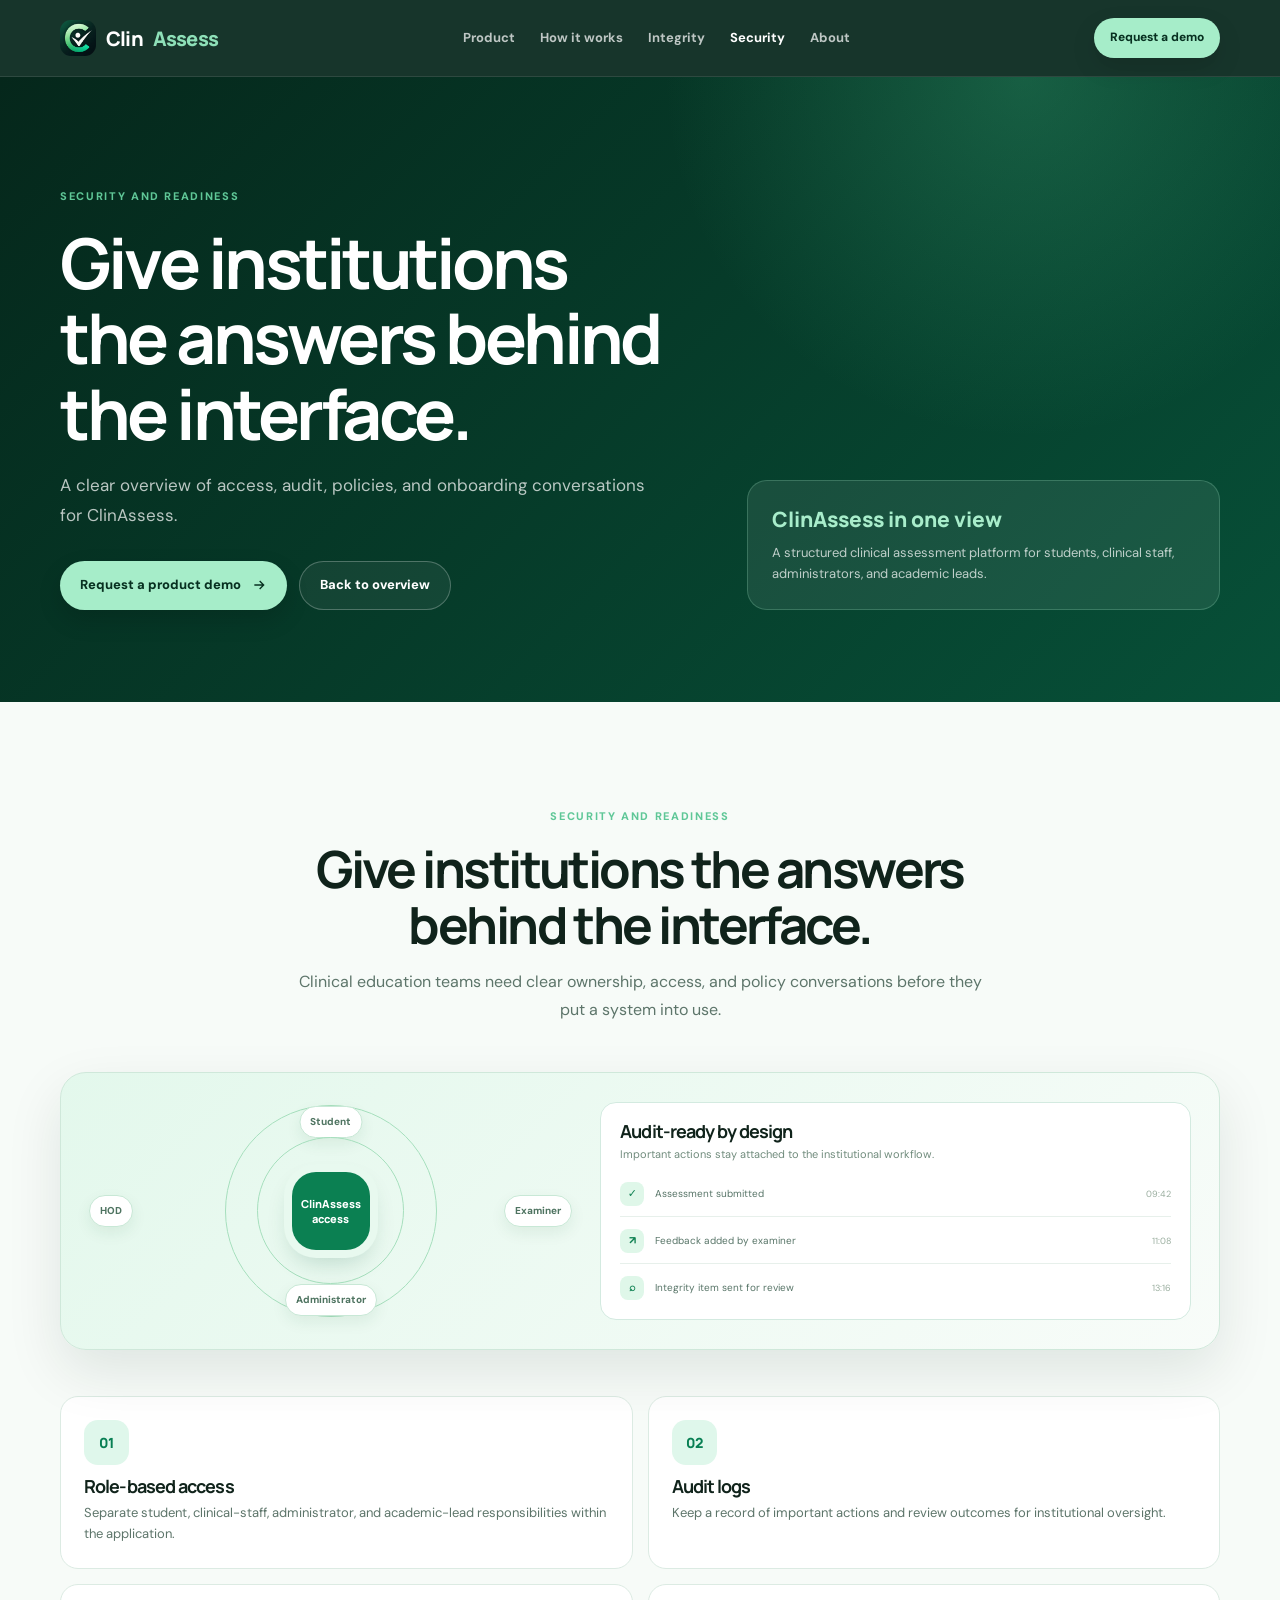
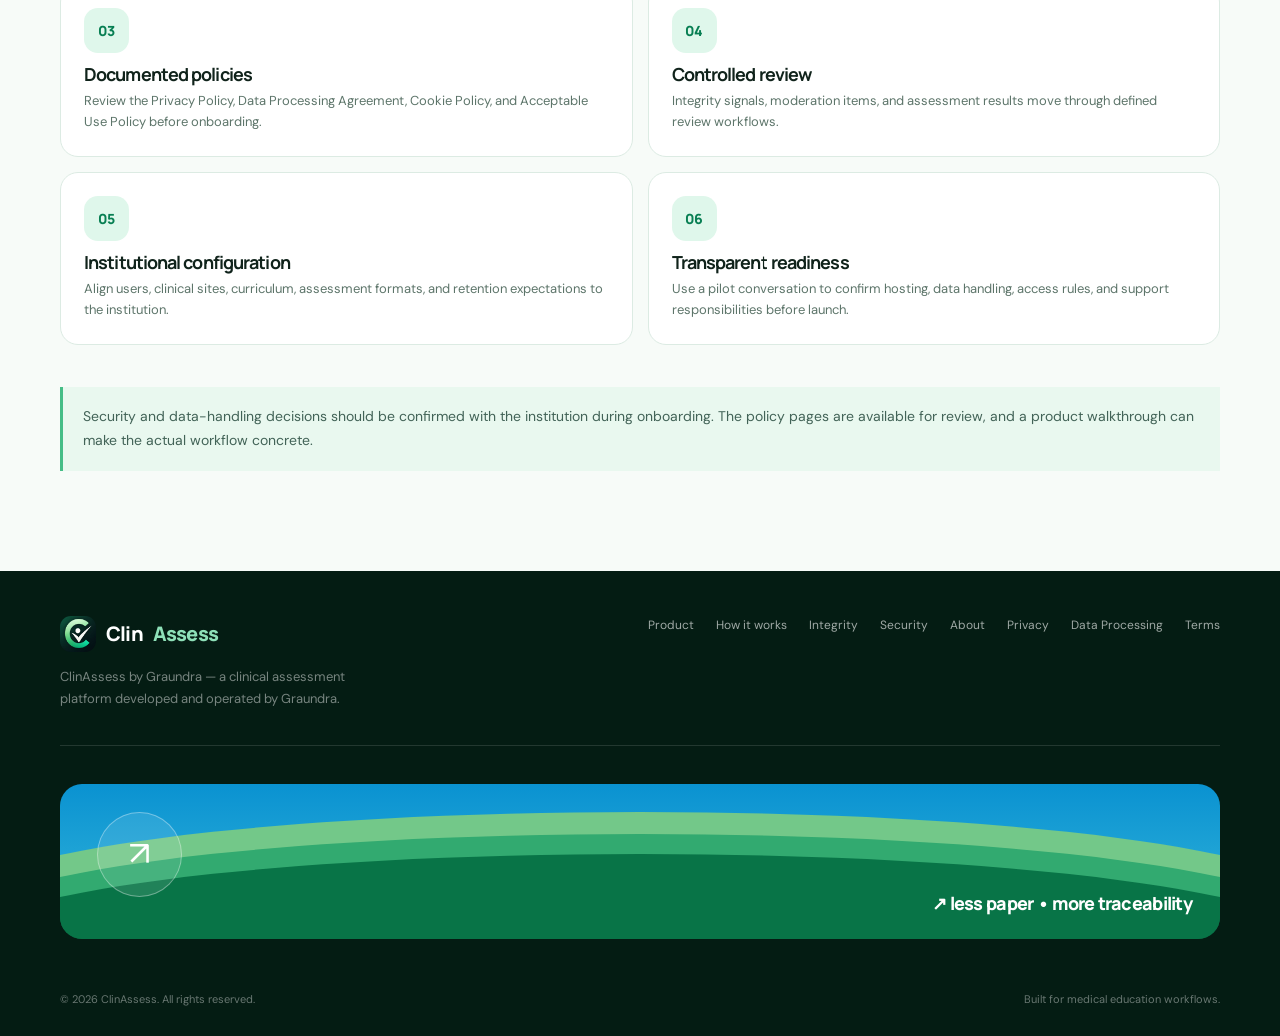
<file: security.html>
<!doctype html>
<html lang="en"><head><meta charset="utf-8"><meta name="viewport" content="width=device-width,initial-scale=1"><meta name="theme-color" content="#06261b"><meta name="description" content="A clear overview of access, audit, policies, and onboarding conversations for ClinAssess."><title>Security and readiness — ClinAssess</title><link rel="preconnect" href="https://fonts.googleapis.com"><link rel="preconnect" href="https://fonts.gstatic.com" crossorigin><link href="https://fonts.googleapis.com/css2?family=DM+Sans:wght@400;600;700;800&family=Manrope:wght@700;800&display=swap" rel="stylesheet"><link rel="stylesheet" href="/site.css"></head><body>
<header class="site-header"><nav class="nav container" id="siteNav"><a class="brand" href="/"><span class="brand-mark"><img src="cms-logo.jpg" alt="ClinAssess logo"></span>Clin<span>Assess</span></a><div class="nav-links" aria-label="Primary navigation"><a class="" href="/product">Product</a><a class="" href="/how-it-works">How it works</a><a class="" href="/integrity">Integrity</a><a class="active" href="/security">Security</a><a href="/about">About</a></div><div class="nav-cta"><a class="btn btn-primary" href="mailto:hello@graundra.com?subject=ClinAssess%20-%20Product%20Demo">Request a demo</a></div><button class="menu" id="menuToggle" aria-label="Open navigation"><svg width="19" height="19" viewBox="0 0 24 24" fill="none" stroke="currentColor" stroke-width="2"><path d="M4 7h16M4 12h16M4 17h16"/></svg></button></nav></header>
<main><section class="page-hero"><div class="container hero-grid"><div><span class="eyebrow">Security and readiness</span><h1>Give institutions the answers behind the interface.</h1><p>A clear overview of access, audit, policies, and onboarding conversations for ClinAssess.</p><div class="hero-actions"><a class="btn btn-primary" href="mailto:hello@graundra.com?subject=ClinAssess%20-%20Product%20Demo">Request a product demo <svg class="arrow" viewBox="0 0 24 24" fill="none" stroke="currentColor" stroke-width="2"><path d="M5 12h13M13 6l6 6-6 6"/></svg></a><a class="btn btn-outline" href="/">Back to overview</a></div></div><aside class="hero-note"><strong>ClinAssess in one view</strong><p>A structured clinical assessment platform for students, clinical staff, administrators, and academic leads.</p></aside></div></section><section class="section"><div class="container"><div class="section-head center"><span class="eyebrow">Security and readiness</span><h2>Give institutions the answers behind the interface.</h2><p>Clinical education teams need clear ownership, access, and policy conversations before they put a system into use.</p></div><div class="visual-stage security-visual" aria-label="Illustration of role-based access and audit history"><div class="access-map"><span class="access-role one">Student</span><span class="access-role two">Examiner</span><span class="access-role three">Administrator</span><span class="access-role four">HOD</span><div class="access-core">ClinAssess<br>access</div></div><div class="audit-panel"><h3>Audit-ready by design</h3><p>Important actions stay attached to the institutional workflow.</p><div class="audit-list"><div class="audit-item"><span class="audit-dot">✓</span><span>Assessment submitted</span><time>09:42</time></div><div class="audit-item"><span class="audit-dot">↗</span><span>Feedback added by examiner</span><time>11:08</time></div><div class="audit-item"><span class="audit-dot">⌕</span><span>Integrity item sent for review</span><time>13:16</time></div></div></div></div><div class="check-grid"><article class="check"><div class="icon">01</div><h3>Role-based access</h3><p>Separate student, clinical-staff, administrator, and academic-lead responsibilities within the application.</p></article><article class="check"><div class="icon">02</div><h3>Audit logs</h3><p>Keep a record of important actions and review outcomes for institutional oversight.</p></article><article class="check"><div class="icon">03</div><h3>Documented policies</h3><p>Review the Privacy Policy, Data Processing Agreement, Cookie Policy, and Acceptable Use Policy before onboarding.</p></article><article class="check"><div class="icon">04</div><h3>Controlled review</h3><p>Integrity signals, moderation items, and assessment results move through defined review workflows.</p></article><article class="check"><div class="icon">05</div><h3>Institutional configuration</h3><p>Align users, clinical sites, curriculum, assessment formats, and retention expectations to the institution.</p></article><article class="check"><div class="icon">06</div><h3>Transparent readiness</h3><p>Use a pilot conversation to confirm hosting, data handling, access rules, and support responsibilities before launch.</p></article></div><div class="notice" style="margin-top:42px">Security and data-handling decisions should be confirmed with the institution during onboarding. The policy pages are available for review, and a product walkthrough can make the actual workflow concrete.</div></div></section></main>
<footer class="footer"><div class="container"><div class="footer-top"><div class="footer-brand"><a class="brand" href="/"><span class="brand-mark"><img src="cms-logo.jpg" alt=""></span>Clin<span>Assess</span></a><p>ClinAssess by Graundra — a clinical assessment platform developed and operated by Graundra.</p></div><div class="footer-links"><a href="/product">Product</a><a href="/how-it-works">How it works</a><a href="/integrity">Integrity</a><a href="/security">Security</a><a href="/about">About</a><a href="/privacy">Privacy</a><a href="/dpa">Data Processing</a><a href="/terms">Terms</a></div></div><div class="footer-visual" aria-label="Less paper, more traceability"><div class="footer-visual-icon">↗</div></div><div class="footer-bottom"><span>© <span id="year"></span> ClinAssess. All rights reserved.</span><span>Built for medical education workflows.</span></div></div></footer><script>(function(){var nav=document.getElementById('siteNav'),btn=document.getElementById('menuToggle');btn.addEventListener('click',function(){nav.classList.toggle('open');});document.getElementById('year').textContent=new Date().getFullYear();})();</script></body></html>
</file>
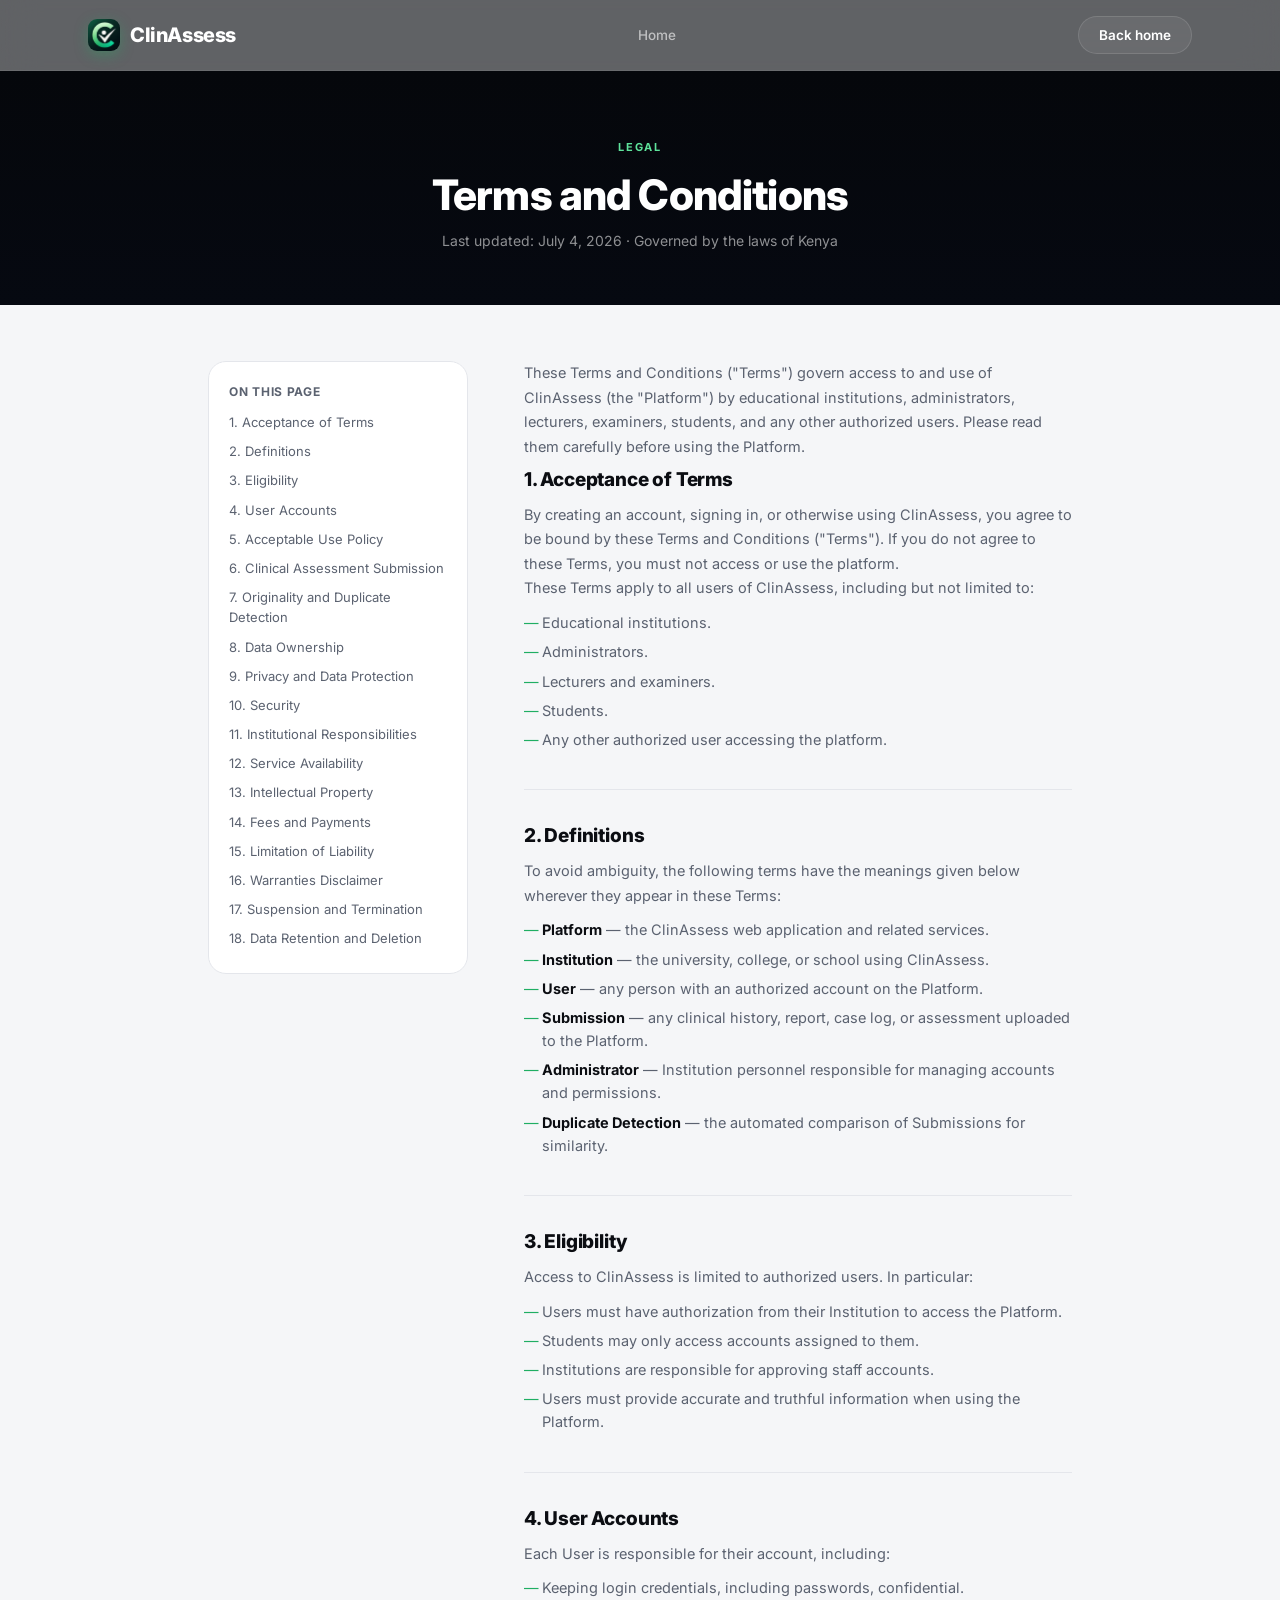
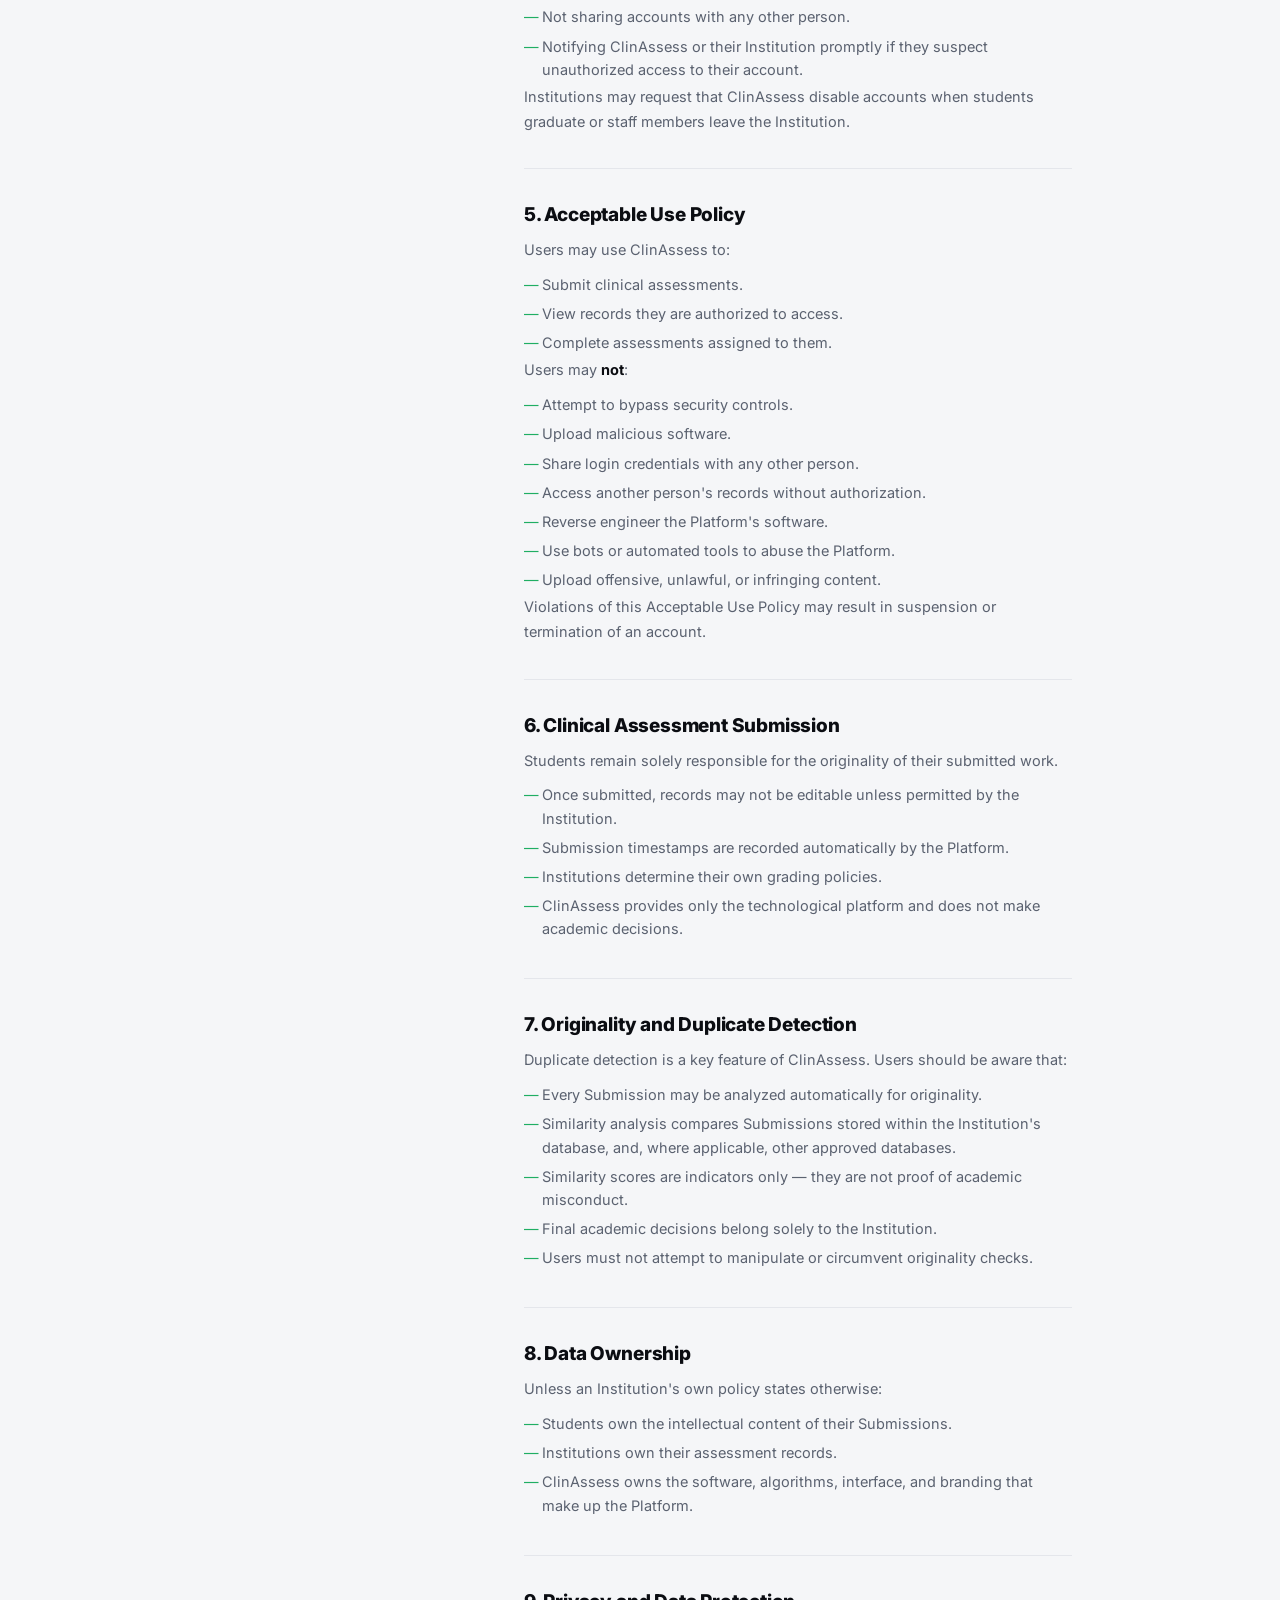
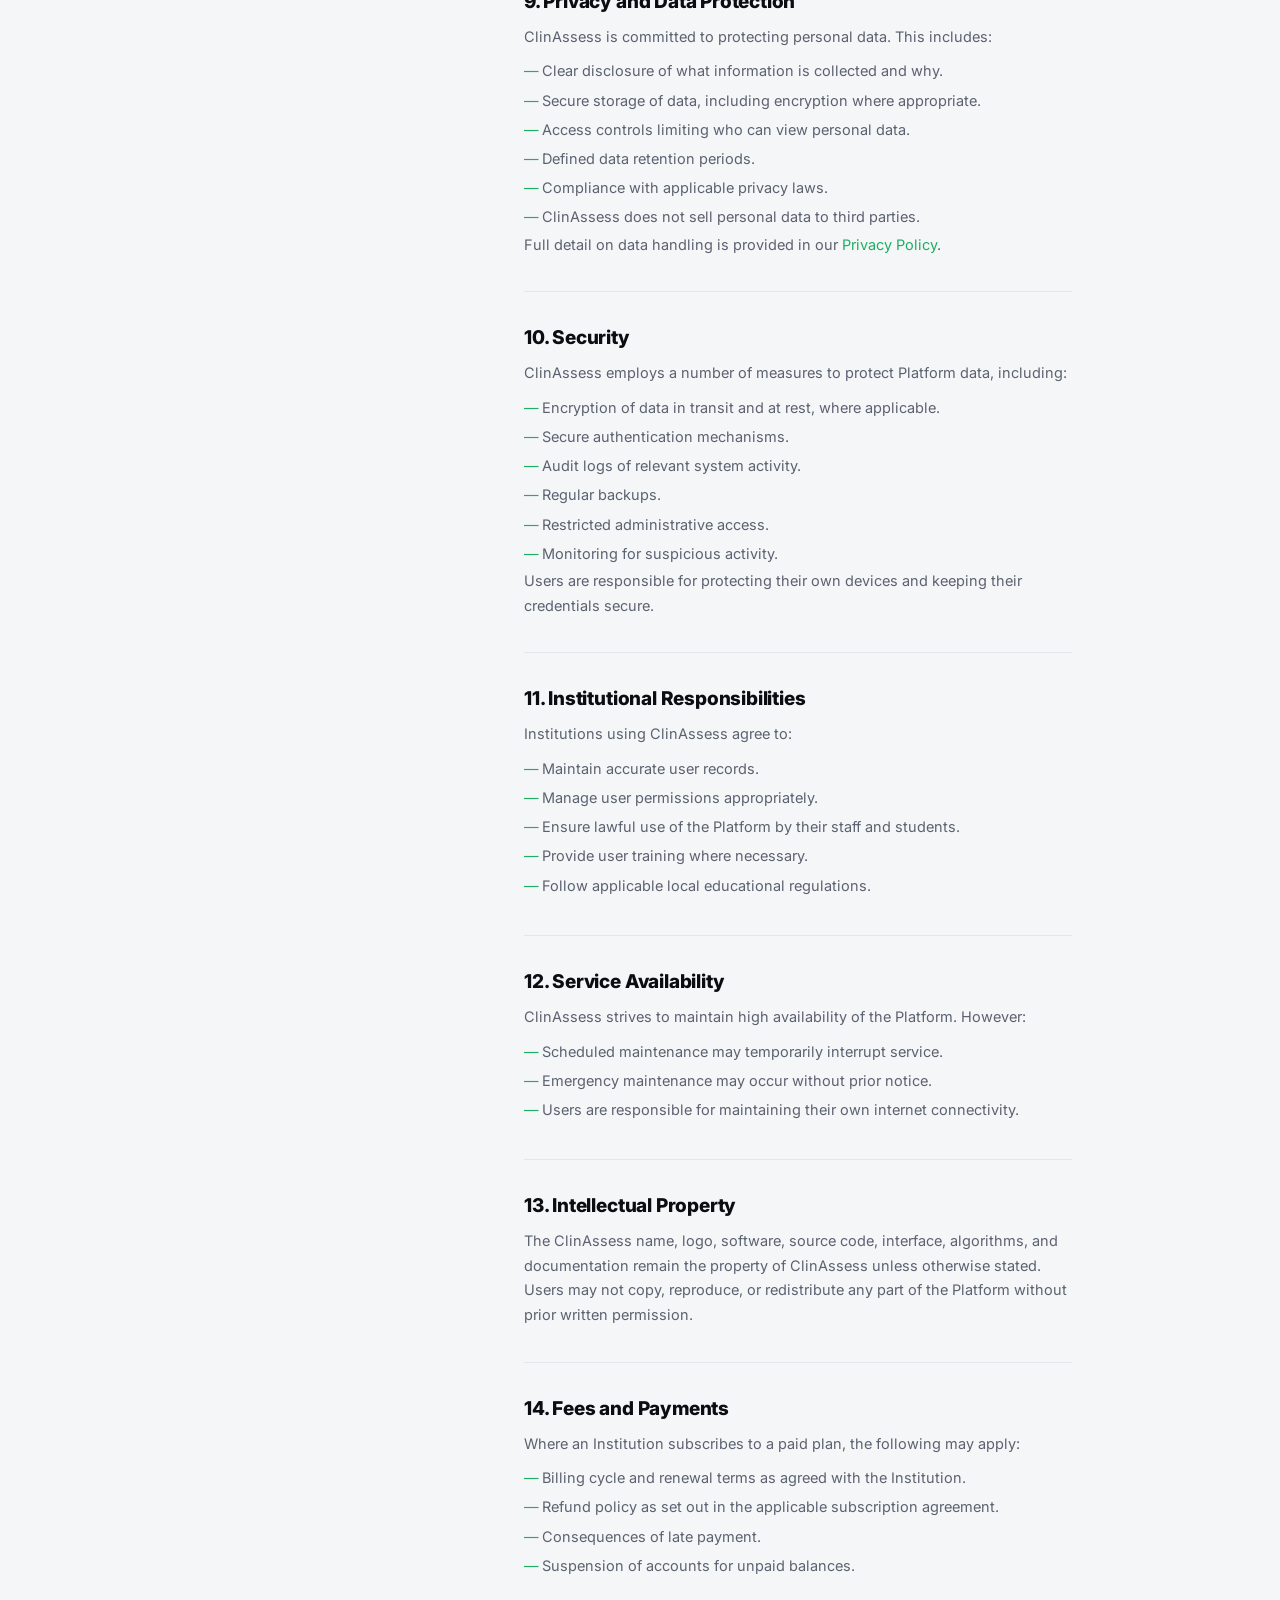
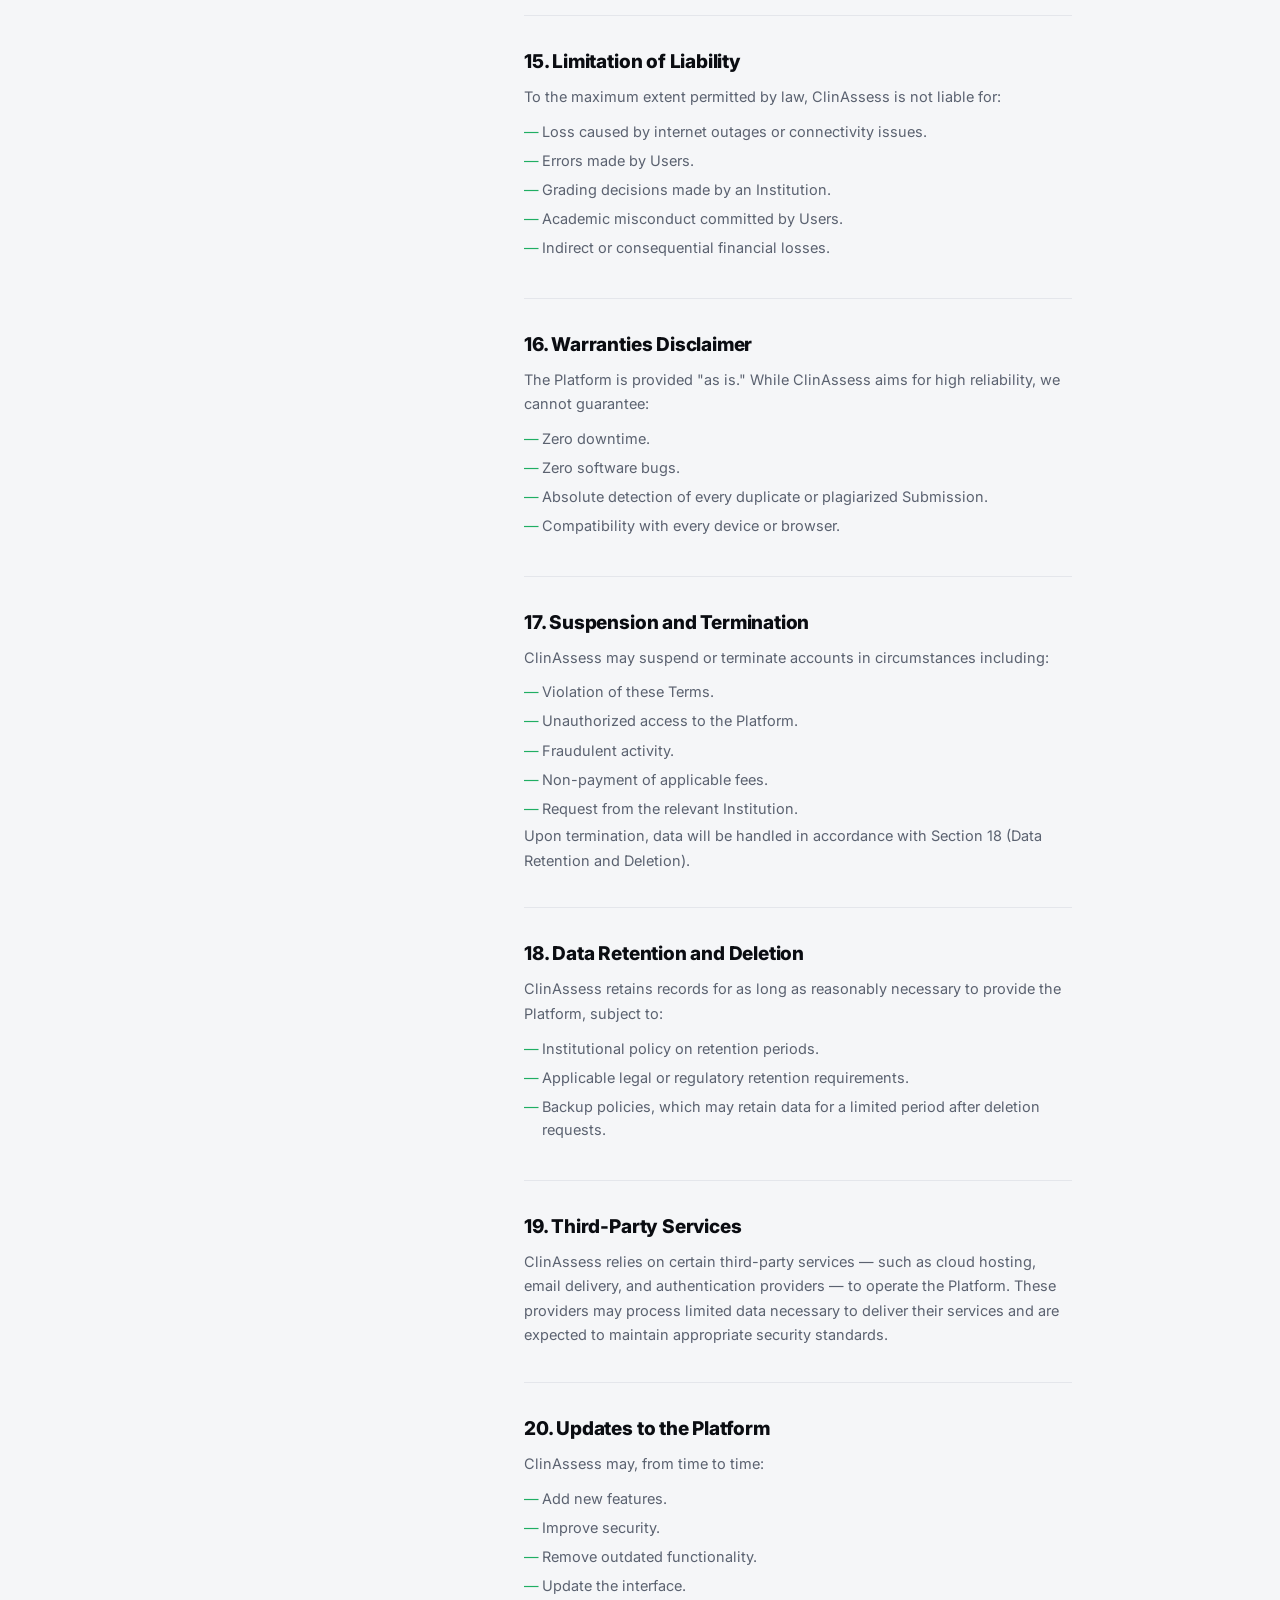
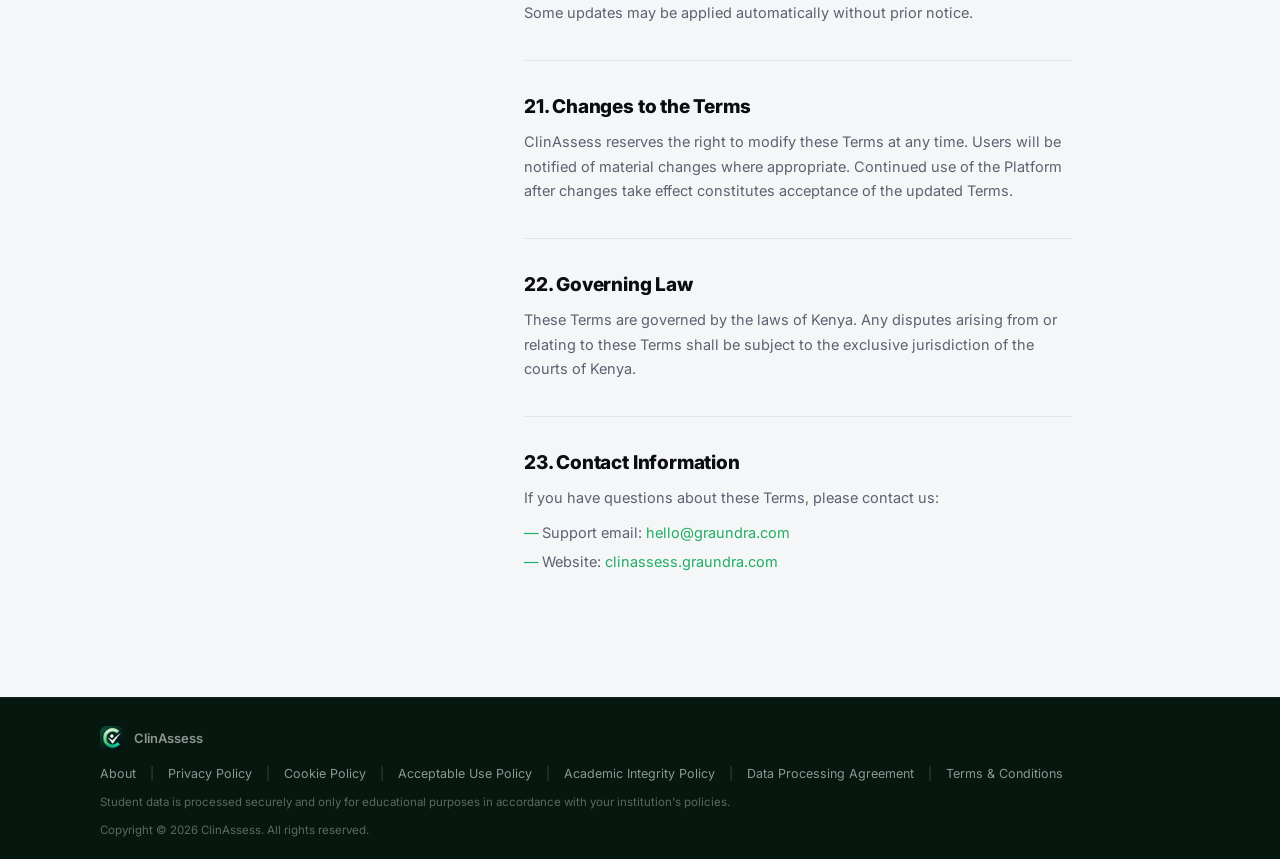
<file: terms.html>
<!DOCTYPE html>
  <html lang="en">
  <head>
  <meta charset="UTF-8">
  <meta name="viewport" content="width=device-width, initial-scale=1.0">
  <title>Terms and Conditions — ClinAssess</title>
  <link rel="preconnect" href="https://fonts.googleapis.com">
  <link rel="preconnect" href="https://fonts.gstatic.com" crossorigin>
  <link href="https://fonts.googleapis.com/css2?family=Inter:wght@400;500;600;700;800&display=swap" rel="stylesheet">
  <style>
    :root{
    --bg:#05070B;
    --navy-1:#07130D;
    --navy-2:#0B2118;
    --violet:#1FAE63;
    --blue:#1FAE63;
    --cyan:#5EE39B;
    --paper:#F5F6F8;
    --paper-card:#FFFFFF;
    --ink:#0B0D12;
    --ink-soft:#5B6270;
    --line:#E4E6EB;
    --line-dark:rgba(255,255,255,.09);
    --white:#FFFFFF;
    --success:#33D17A;
  }

    *{margin:0;padding:0;box-sizing:border-box;}
    html{scroll-behavior:smooth;}
    body{
      font-family:'Inter',system-ui,sans-serif;
      background:var(--paper);
      color:var(--ink);
      -webkit-font-smoothing:antialiased;
    }
    a{color:var(--blue); text-decoration:none;}
    a:hover{text-decoration:underline;}
    ul{list-style:none;}

    header{
      position:sticky; top:0; z-index:60;
      background:rgba(5,7,11,.62);
      backdrop-filter:blur(18px) saturate(160%);
      -webkit-backdrop-filter:blur(18px) saturate(160%);
      border-bottom:1px solid rgba(255,255,255,.06);
    }
    .nav{
      max-width:1160px; margin:0 auto;
      display:flex; align-items:center; justify-content:space-between;
      padding:16px 28px;
    }
    .brand{display:flex; align-items:center; gap:10px;}
    .brand .mark{
      width:32px; height:32px; border-radius:9px;
      overflow:hidden;
      display:flex; align-items:center; justify-content:center;
      box-shadow:0 4px 14px rgba(31,174,99,.35);
    }
    .brand .mark img{width:100%; height:100%; object-fit:cover;}
    .brand .name{font-weight:800; font-size:20px; color:#fff; letter-spacing:-0.02em;}
    .nav-links{display:flex; align-items:center; gap:36px;}
    .nav-links a{font-size:13.5px; font-weight:500; color:rgba(255,255,255,.6); transition:color .15s; text-decoration:none;}
    .nav-links a:hover{color:#fff; text-decoration:none;}
    .btn{
      display:inline-flex; align-items:center; gap:8px;
      padding:10px 20px; border-radius:100px;
      font-weight:600; font-size:13.5px;
      border:1px solid transparent; cursor:pointer;
      transition:transform .18s ease, box-shadow .18s ease, background .18s ease, border-color .18s ease;
      text-decoration:none;
    }
    .btn-ghost-dark{background:rgba(255,255,255,.06); border-color:rgba(255,255,255,.12); color:#fff;}
    .btn-ghost-dark:hover{background:rgba(255,255,255,.1); border-color:rgba(255,255,255,.22); text-decoration:none;}

    /* ---------------- Legal doc layout ---------------- */
    .legal-hero{
      background:linear-gradient(180deg, var(--bg) 0%, #060911 100%);
      color:#fff;
      padding:64px 28px 56px;
      text-align:center;
    }
    .legal-hero .label{color:var(--cyan); font-size:11px; font-weight:700; letter-spacing:.16em; text-transform:uppercase;}
    .legal-hero h1{font-size:clamp(28px,4vw,42px); font-weight:800; letter-spacing:-0.02em; margin-top:14px;}
    .legal-hero p{margin-top:12px; color:rgba(255,255,255,.55); font-size:14px;}

    .legal-wrap{
      max-width:920px; margin:0 auto; padding:56px 28px 120px;
      display:grid; grid-template-columns:260px 1fr; gap:56px;
      align-items:start;
    }
    .legal-toc{
      position:sticky; top:96px;
      background:var(--paper-card); border:1px solid var(--line);
      border-radius:18px; padding:22px 20px;
    }
    .legal-toc b{display:block; font-size:12px; font-weight:700; letter-spacing:.06em; text-transform:uppercase; color:var(--ink-soft); margin-bottom:12px;}
    .legal-toc ul{display:flex; flex-direction:column; gap:9px; max-height:60vh; overflow-y:auto;}
    .legal-toc a{font-size:13px; color:var(--ink-soft); text-decoration:none; line-height:1.4;}
    .legal-toc a:hover{color:var(--blue);}

    .legal-content{min-width:0;}
    .legal-section{padding-bottom:34px; border-bottom:1px solid var(--line); margin-bottom:34px;}
    .legal-section:last-child{border-bottom:none; margin-bottom:0; padding-bottom:0;}
    .legal-section h2{font-size:19px; font-weight:800; letter-spacing:-0.01em; margin-bottom:12px; scroll-margin-top:96px;}
    .legal-section p{font-size:14.5px; line-height:1.7; color:var(--ink-soft);}
    .legal-section ul{margin:10px 0 4px; display:flex; flex-direction:column; gap:6px;}
    .legal-section li{font-size:14.5px; line-height:1.6; color:var(--ink-soft); padding-left:18px; position:relative;}
    .legal-section li::before{content:"—"; position:absolute; left:0; color:var(--blue);}
    .legal-section b{color:var(--ink); font-weight:700;}

    footer{
      padding:28px 28px 22px;
      background:#06170f;
      border-top:1px solid rgba(255,255,255,.06);
    }
    .footer-inner{max-width:1080px; margin:0 auto; display:flex; flex-direction:column; gap:14px;}
    .footer-top{display:flex; align-items:center; justify-content:space-between; flex-wrap:wrap; gap:16px;}
    .footer-brand{display:flex; align-items:center; gap:10px;}
    .footer-brand .mark{width:24px; height:24px; border-radius:7px; overflow:hidden; display:flex; align-items:center; justify-content:center;}
    .footer-brand .mark img{width:100%; height:100%; object-fit:cover;}
    .footer-brand span{font-size:13px; font-weight:600; color:rgba(255,255,255,.55);}
    .footer-links{display:flex; align-items:center; gap:14px; font-size:12.5px; flex-wrap:wrap; row-gap:8px;}
    .footer-links a{color:rgba(255,255,255,.55); text-decoration:none;}
    .footer-links a:hover{color:rgba(255,255,255,.85);}
    .footer-links .sep{color:rgba(255,255,255,.2);}
    .footer-copy{font-size:11.5px; color:rgba(255,255,255,.35);}

    @media (max-width:800px){
      .legal-wrap{grid-template-columns:1fr;}
      .legal-toc{position:static; max-height:none;}
      .legal-toc ul{max-height:none;}
      .nav-links{display:none;}
      .footer-top{flex-direction:column; align-items:flex-start;}
    }
  </style>
  </head>
  <body>

  <header>
  <div class="nav">
    <div class="brand">
      <div class="mark"><img src="[data-uri]" alt="ClinAssess"></div>
      <span class="name">ClinAssess</span>
    </div>
    <nav class="nav-links">
      <a href="/">Home</a>
    </nav>
    <a href="/" class="btn btn-ghost-dark">Back home</a>
  </div>
</header>

  <section class="legal-hero">
    <span class="label">Legal</span>
    <h1>Terms and Conditions</h1>
    <p>Last updated: July 4, 2026 &middot; Governed by the laws of Kenya</p>
  </section>

  <div class="legal-wrap">
    <aside class="legal-toc">
      <b>On this page</b>
      <ul>
        <li><a href="#acceptance">1. Acceptance of Terms</a></li>
        <li><a href="#definitions">2. Definitions</a></li>
        <li><a href="#eligibility">3. Eligibility</a></li>
        <li><a href="#accounts">4. User Accounts</a></li>
        <li><a href="#acceptable-use">5. Acceptable Use Policy</a></li>
        <li><a href="#submissions">6. Clinical Assessment Submission</a></li>
        <li><a href="#originality">7. Originality and Duplicate Detection</a></li>
        <li><a href="#data-ownership">8. Data Ownership</a></li>
        <li><a href="#privacy">9. Privacy and Data Protection</a></li>
        <li><a href="#security">10. Security</a></li>
        <li><a href="#institutional-responsibilities">11. Institutional Responsibilities</a></li>
        <li><a href="#availability">12. Service Availability</a></li>
        <li><a href="#ip">13. Intellectual Property</a></li>
        <li><a href="#fees">14. Fees and Payments</a></li>
        <li><a href="#liability">15. Limitation of Liability</a></li>
        <li><a href="#warranties">16. Warranties Disclaimer</a></li>
        <li><a href="#suspension">17. Suspension and Termination</a></li>
        <li><a href="#retention">18. Data Retention and Deletion</a></li>
        <li><a href="#third-party">19. Third-Party Services</a></li>
        <li><a href="#updates">20. Updates to the Platform</a></li>
        <li><a href="#changes-to-terms">21. Changes to the Terms</a></li>
        <li><a href="#governing-law">22. Governing Law</a></li>
        <li><a href="#contact">23. Contact Information</a></li>
      </ul>
    </aside>
    <main class="legal-content">
      <p style="font-size:14.5px; color:var(--ink-soft); line-height:1.7; margin-bottom:8px;">
        These Terms and Conditions ("Terms") govern access to and use of ClinAssess (the "Platform") by educational
        institutions, administrators, lecturers, examiners, students, and any other authorized users. Please read them
        carefully before using the Platform.
      </p>
      
      <section class="legal-section" id="acceptance">
        <h2>1. Acceptance of Terms</h2>
        <p>By creating an account, signing in, or otherwise using ClinAssess, you agree to be bound by these Terms and Conditions ("Terms"). If you do not agree to these Terms, you must not access or use the platform.</p>
     <p>These Terms apply to all users of ClinAssess, including but not limited to:</p>
     <ul>
       <li>Educational institutions.</li>
       <li>Administrators.</li>
       <li>Lecturers and examiners.</li>
       <li>Students.</li>
       <li>Any other authorized user accessing the platform.</li>
     </ul>
      </section>

      <section class="legal-section" id="definitions">
        <h2>2. Definitions</h2>
        <p>To avoid ambiguity, the following terms have the meanings given below wherever they appear in these Terms:</p>
     <ul>
       <li><b>Platform</b> — the ClinAssess web application and related services.</li>
       <li><b>Institution</b> — the university, college, or school using ClinAssess.</li>
       <li><b>User</b> — any person with an authorized account on the Platform.</li>
       <li><b>Submission</b> — any clinical history, report, case log, or assessment uploaded to the Platform.</li>
       <li><b>Administrator</b> — Institution personnel responsible for managing accounts and permissions.</li>
       <li><b>Duplicate Detection</b> — the automated comparison of Submissions for similarity.</li>
     </ul>
      </section>

      <section class="legal-section" id="eligibility">
        <h2>3. Eligibility</h2>
        <p>Access to ClinAssess is limited to authorized users. In particular:</p>
     <ul>
       <li>Users must have authorization from their Institution to access the Platform.</li>
       <li>Students may only access accounts assigned to them.</li>
       <li>Institutions are responsible for approving staff accounts.</li>
       <li>Users must provide accurate and truthful information when using the Platform.</li>
     </ul>
      </section>

      <section class="legal-section" id="accounts">
        <h2>4. User Accounts</h2>
        <p>Each User is responsible for their account, including:</p>
     <ul>
       <li>Keeping login credentials, including passwords, confidential.</li>
       <li>Not sharing accounts with any other person.</li>
       <li>Notifying ClinAssess or their Institution promptly if they suspect unauthorized access to their account.</li>
     </ul>
     <p>Institutions may request that ClinAssess disable accounts when students graduate or staff members leave the Institution.</p>
      </section>

      <section class="legal-section" id="acceptable-use">
        <h2>5. Acceptable Use Policy</h2>
        <p>Users may use ClinAssess to:</p>
     <ul>
       <li>Submit clinical assessments.</li>
       <li>View records they are authorized to access.</li>
       <li>Complete assessments assigned to them.</li>
     </ul>
     <p>Users may <b>not</b>:</p>
     <ul>
       <li>Attempt to bypass security controls.</li>
       <li>Upload malicious software.</li>
       <li>Share login credentials with any other person.</li>
       <li>Access another person's records without authorization.</li>
       <li>Reverse engineer the Platform's software.</li>
       <li>Use bots or automated tools to abuse the Platform.</li>
       <li>Upload offensive, unlawful, or infringing content.</li>
     </ul>
     <p>Violations of this Acceptable Use Policy may result in suspension or termination of an account.</p>
      </section>

      <section class="legal-section" id="submissions">
        <h2>6. Clinical Assessment Submission</h2>
        <p>Students remain solely responsible for the originality of their submitted work.</p>
     <ul>
       <li>Once submitted, records may not be editable unless permitted by the Institution.</li>
       <li>Submission timestamps are recorded automatically by the Platform.</li>
       <li>Institutions determine their own grading policies.</li>
       <li>ClinAssess provides only the technological platform and does not make academic decisions.</li>
     </ul>
      </section>

      <section class="legal-section" id="originality">
        <h2>7. Originality and Duplicate Detection</h2>
        <p>Duplicate detection is a key feature of ClinAssess. Users should be aware that:</p>
     <ul>
       <li>Every Submission may be analyzed automatically for originality.</li>
       <li>Similarity analysis compares Submissions stored within the Institution's database, and, where applicable, other approved databases.</li>
       <li>Similarity scores are indicators only — they are not proof of academic misconduct.</li>
       <li>Final academic decisions belong solely to the Institution.</li>
       <li>Users must not attempt to manipulate or circumvent originality checks.</li>
     </ul>
      </section>

      <section class="legal-section" id="data-ownership">
        <h2>8. Data Ownership</h2>
        <p>Unless an Institution's own policy states otherwise:</p>
     <ul>
       <li>Students own the intellectual content of their Submissions.</li>
       <li>Institutions own their assessment records.</li>
       <li>ClinAssess owns the software, algorithms, interface, and branding that make up the Platform.</li>
     </ul>
      </section>

      <section class="legal-section" id="privacy">
        <h2>9. Privacy and Data Protection</h2>
        <p>ClinAssess is committed to protecting personal data. This includes:</p>
     <ul>
       <li>Clear disclosure of what information is collected and why.</li>
       <li>Secure storage of data, including encryption where appropriate.</li>
       <li>Access controls limiting who can view personal data.</li>
       <li>Defined data retention periods.</li>
       <li>Compliance with applicable privacy laws.</li>
       <li>ClinAssess does not sell personal data to third parties.</li>
     </ul>
     <p>Full detail on data handling is provided in our <a href="/privacy">Privacy Policy</a>.</p>
      </section>

      <section class="legal-section" id="security">
        <h2>10. Security</h2>
        <p>ClinAssess employs a number of measures to protect Platform data, including:</p>
     <ul>
       <li>Encryption of data in transit and at rest, where applicable.</li>
       <li>Secure authentication mechanisms.</li>
       <li>Audit logs of relevant system activity.</li>
       <li>Regular backups.</li>
       <li>Restricted administrative access.</li>
       <li>Monitoring for suspicious activity.</li>
     </ul>
     <p>Users are responsible for protecting their own devices and keeping their credentials secure.</p>
      </section>

      <section class="legal-section" id="institutional-responsibilities">
        <h2>11. Institutional Responsibilities</h2>
        <p>Institutions using ClinAssess agree to:</p>
     <ul>
       <li>Maintain accurate user records.</li>
       <li>Manage user permissions appropriately.</li>
       <li>Ensure lawful use of the Platform by their staff and students.</li>
       <li>Provide user training where necessary.</li>
       <li>Follow applicable local educational regulations.</li>
     </ul>
      </section>

      <section class="legal-section" id="availability">
        <h2>12. Service Availability</h2>
        <p>ClinAssess strives to maintain high availability of the Platform. However:</p>
     <ul>
       <li>Scheduled maintenance may temporarily interrupt service.</li>
       <li>Emergency maintenance may occur without prior notice.</li>
       <li>Users are responsible for maintaining their own internet connectivity.</li>
     </ul>
      </section>

      <section class="legal-section" id="ip">
        <h2>13. Intellectual Property</h2>
        <p>The ClinAssess name, logo, software, source code, interface, algorithms, and documentation remain the property of ClinAssess unless otherwise stated. Users may not copy, reproduce, or redistribute any part of the Platform without prior written permission.
      </section>

      <section class="legal-section" id="fees">
        <h2>14. Fees and Payments</h2>
        <p>Where an Institution subscribes to a paid plan, the following may apply:</p>
     <ul>
       <li>Billing cycle and renewal terms as agreed with the Institution.</li>
       <li>Refund policy as set out in the applicable subscription agreement.</li>
       <li>Consequences of late payment.</li>
       <li>Suspension of accounts for unpaid balances.</li>
     </ul>
      </section>

      <section class="legal-section" id="liability">
        <h2>15. Limitation of Liability</h2>
        <p>To the maximum extent permitted by law, ClinAssess is not liable for:</p>
     <ul>
       <li>Loss caused by internet outages or connectivity issues.</li>
       <li>Errors made by Users.</li>
       <li>Grading decisions made by an Institution.</li>
       <li>Academic misconduct committed by Users.</li>
       <li>Indirect or consequential financial losses.</li>
     </ul>
      </section>

      <section class="legal-section" id="warranties">
        <h2>16. Warranties Disclaimer</h2>
        <p>The Platform is provided "as is." While ClinAssess aims for high reliability, we cannot guarantee:</p>
     <ul>
       <li>Zero downtime.</li>
       <li>Zero software bugs.</li>
       <li>Absolute detection of every duplicate or plagiarized Submission.</li>
       <li>Compatibility with every device or browser.</li>
     </ul>
      </section>

      <section class="legal-section" id="suspension">
        <h2>17. Suspension and Termination</h2>
        <p>ClinAssess may suspend or terminate accounts in circumstances including:</p>
     <ul>
       <li>Violation of these Terms.</li>
       <li>Unauthorized access to the Platform.</li>
       <li>Fraudulent activity.</li>
       <li>Non-payment of applicable fees.</li>
       <li>Request from the relevant Institution.</li>
     </ul>
     <p>Upon termination, data will be handled in accordance with Section 18 (Data Retention and Deletion).</p>
      </section>

      <section class="legal-section" id="retention">
        <h2>18. Data Retention and Deletion</h2>
        <p>ClinAssess retains records for as long as reasonably necessary to provide the Platform, subject to:</p>
     <ul>
       <li>Institutional policy on retention periods.</li>
       <li>Applicable legal or regulatory retention requirements.</li>
       <li>Backup policies, which may retain data for a limited period after deletion requests.</li>
     </ul>
      </section>

      <section class="legal-section" id="third-party">
        <h2>19. Third-Party Services</h2>
        <p>ClinAssess relies on certain third-party services — such as cloud hosting, email delivery, and authentication providers — to operate the Platform. These providers may process limited data necessary to deliver their services and are expected to maintain appropriate security standards.
      </section>

      <section class="legal-section" id="updates">
        <h2>20. Updates to the Platform</h2>
        <p>ClinAssess may, from time to time:</p>
     <ul>
       <li>Add new features.</li>
       <li>Improve security.</li>
       <li>Remove outdated functionality.</li>
       <li>Update the interface.</li>
     </ul>
     <p>Some updates may be applied automatically without prior notice.</p>
      </section>

      <section class="legal-section" id="changes-to-terms">
        <h2>21. Changes to the Terms</h2>
        <p>ClinAssess reserves the right to modify these Terms at any time. Users will be notified of material changes where appropriate. Continued use of the Platform after changes take effect constitutes acceptance of the updated Terms.
      </section>

      <section class="legal-section" id="governing-law">
        <h2>22. Governing Law</h2>
        <p>These Terms are governed by the laws of Kenya. Any disputes arising from or relating to these Terms shall be subject to the exclusive jurisdiction of the courts of Kenya.
      </section>

      <section class="legal-section" id="contact">
        <h2>23. Contact Information</h2>
        <p>If you have questions about these Terms, please contact us:</p>
     <ul>
       <li>Support email: <a href="mailto:hello@graundra.com">hello@graundra.com</a></li>
       <li>Website: <a href="/">clinassess.graundra.com</a></li>
     </ul>
      </section>
    </main>
  </div>

  <footer>
    <div class="footer-inner">
      <div class="footer-top">
        <div class="footer-brand">
          <div class="mark"><img src="[data-uri]"></div>
          <span>ClinAssess</span>
        </div>
        <div class="footer-links">
          <a href="/about">About</a>
          <span class="sep">|</span>
          <a href="/privacy">Privacy Policy</a>
          <span class="sep">|</span>
          <a href="/cookies">Cookie Policy</a>
          <span class="sep">|</span>
          <a href="/acceptable-use">Acceptable Use Policy</a>
          <span class="sep">|</span>
          <a href="/academic-integrity">Academic Integrity Policy</a>
          <span class="sep">|</span>
          <a href="/dpa">Data Processing Agreement</a>
          <span class="sep">|</span>
          <a href="/terms">Terms & Conditions</a>
        </div>
      </div>
      <div class="footer-copy">Student data is processed securely and only for educational purposes in accordance with your institution's policies.</div>
      <div class="footer-copy">Copyright &copy; <span id="year"></span> ClinAssess. All rights reserved.</div>
    </div>
  </footer>

  <script>document.getElementById('year').textContent = new Date().getFullYear();</script>
  </body>
  </html>
</file>
<file: site.css>
:root{--ink:#10231b;--ink-soft:#5d756a;--green:#087f53;--green-dark:#06261b;--mint:#dff7eb;--paper:#f7fbf8;--white:#fff;--line:#dcebe3;--max:1160px;--shadow:0 20px 55px rgba(6,38,27,.1)}*{box-sizing:border-box;margin:0;padding:0}html{scroll-behavior:smooth}body{font-family:'DM Sans',system-ui,sans-serif;color:var(--ink);background:var(--paper);line-height:1.6;-webkit-font-smoothing:antialiased}a{color:inherit;text-decoration:none}img{display:block;max-width:100%}.container{width:min(var(--max),calc(100% - 48px));margin:0 auto}.eyebrow{font-size:11px;font-weight:800;letter-spacing:.15em;text-transform:uppercase;color:#5fc797}.eyebrow:before{display:none}h1,h2,h3{font-family:Manrope,sans-serif;letter-spacing:-.05em;line-height:1.08}h1{font-size:clamp(42px,6vw,70px)}h2{font-size:clamp(34px,4vw,52px)}h3{font-size:21px}.btn{display:inline-flex;align-items:center;justify-content:center;gap:10px;padding:13px 20px;border-radius:999px;font-size:13px;font-weight:800;transition:.2s ease}.btn:hover{transform:translateY(-2px)}.btn-primary{background:#a6edc9;color:#073020;box-shadow:0 10px 25px rgba(0,0,0,.14)}.btn-outline{color:#fff;border:1px solid rgba(255,255,255,.25);background:rgba(255,255,255,.06)}.arrow{width:16px;height:16px}.site-header{position:sticky;top:0;z-index:20;background:rgba(6,38,27,.93);border-bottom:1px solid rgba(255,255,255,.1);backdrop-filter:blur(16px)}.nav{height:76px;display:flex;align-items:center;justify-content:space-between;gap:26px}.brand{display:flex;align-items:center;gap:10px;color:#fff;font:800 20px Manrope,sans-serif;letter-spacing:-.04em}.brand span{color:#8ee0b8}.brand-mark{width:36px;height:36px;border-radius:11px;overflow:hidden;background:#fff}.brand-mark img{width:100%;height:100%;object-fit:cover}.nav-links{display:flex;align-items:center;gap:25px;color:rgba(255,255,255,.72);font-size:13px;font-weight:700}.nav-links a:hover,.nav-links a.active{color:#fff}.nav-cta{display:flex;align-items:center;gap:12px}.nav-cta .btn{padding:10px 16px;font-size:12px}.menu{display:none;width:40px;height:40px;border:1px solid rgba(255,255,255,.22);border-radius:11px;background:transparent;color:#fff}.page-hero{padding:105px 0 92px;color:#fff;background:radial-gradient(circle at 80% 0%,rgba(75,195,140,.25),transparent 30%),linear-gradient(135deg,#05271b,#075038)}.hero-grid{display:grid;grid-template-columns:1fr .78fr;gap:80px;align-items:end}.page-hero h1{max-width:720px;margin:17px 0 20px}.page-hero p{max-width:640px;color:rgba(255,255,255,.72);font-size:17px;line-height:1.75}.hero-actions{display:flex;flex-wrap:wrap;gap:12px;margin-top:30px}.hero-note{align-self:end;padding:24px;border:1px solid rgba(167,239,203,.22);border-radius:20px;background:rgba(255,255,255,.08);color:rgba(255,255,255,.8);font-size:14px}.hero-note strong{display:block;color:#a8edcb;font:800 21px Manrope;margin-bottom:9px}.hero-note p{font-size:13px;line-height:1.65}.section{padding:100px 0}.section.soft{background:#eff8f3}.section-head{max-width:700px}.section-head.center{margin:0 auto;text-align:center}.section-head h2{margin:14px 0 16px}.section-head p{color:var(--ink-soft);font-size:16px;line-height:1.75}.cards{display:grid;grid-template-columns:repeat(3,1fr);gap:16px;margin-top:48px}.card{padding:28px;border:1px solid var(--line);border-radius:20px;background:#fff}.card h3{margin:15px 0 9px}.card p{font-size:14px;color:var(--ink-soft);line-height:1.7}.icon{width:45px;height:45px;display:grid;place-items:center;border-radius:14px;background:var(--mint);color:var(--green);font:800 14px Manrope}.feature-list{display:grid;gap:0;margin-top:24px;list-style:none}.feature-list li{display:flex;gap:10px;align-items:flex-start;padding:13px 0;border-bottom:1px solid #e6f0eb;color:var(--ink-soft);font-size:14px}.feature-list li:before{content:'✓';flex:0 0 auto;color:var(--green);font-weight:800}.feature-list li:last-child{border-bottom:0}.two-col{display:grid;grid-template-columns:.85fr 1.15fr;gap:80px;align-items:start}.role-grid{display:grid;grid-template-columns:repeat(2,1fr);gap:14px}.role{padding:24px;border:1px solid var(--line);border-radius:18px;background:#fff}.role h3{font-size:19px;margin:13px 0 8px}.role p{font-size:13px;color:var(--ink-soft)}.workflow{display:grid;gap:15px;margin-top:48px}.workflow-step{display:grid;grid-template-columns:55px 1fr;gap:19px;padding:22px;border:1px solid var(--line);border-radius:18px;background:#fff}.step-no{width:42px;height:42px;display:grid;place-items:center;border-radius:13px;background:var(--mint);color:var(--green);font:800 13px Manrope}.workflow-step h3{font-size:19px;margin-bottom:5px}.workflow-step p{font-size:14px;color:var(--ink-soft)}.callout{margin-top:42px;padding:30px;border-radius:22px;background:linear-gradient(135deg,#0a6a45,#063723);color:#fff}.callout h3{font-size:25px;margin-bottom:10px}.callout p{color:rgba(255,255,255,.72);font-size:14px;max-width:700px}.callout .btn{margin-top:21px}.check-grid{display:grid;grid-template-columns:repeat(2,1fr);gap:15px;margin-top:46px}.check{padding:23px;border:1px solid var(--line);border-radius:18px;background:#fff}.check h3{font-size:18px;margin:12px 0 7px}.check p{font-size:13px;color:var(--ink-soft)}.notice{padding:18px 20px;border-left:3px solid #45bd86;background:#e9f8ef;color:#426357;font-size:14px;line-height:1.7}.footer{padding:45px 0 28px;background:#041c13;color:rgba(255,255,255,.62)}.footer-top{display:flex;justify-content:space-between;gap:35px;padding-bottom:35px;border-bottom:1px solid rgba(255,255,255,.12)}.footer-brand{max-width:290px}.footer-brand p{font-size:13px;line-height:1.7;margin-top:14px;color:rgba(255,255,255,.46)}.footer-links{display:flex;flex-wrap:wrap;justify-content:flex-end;gap:12px 22px;font-size:12px}.footer-links a:hover{color:#fff}.footer-bottom{display:flex;justify-content:space-between;gap:20px;padding-top:22px;font-size:11px;color:rgba(255,255,255,.4)}@media(max-width:850px){.nav-links{gap:13px}.hero-grid,.two-col{grid-template-columns:1fr;gap:40px}.hero-note{max-width:620px}.cards{grid-template-columns:repeat(2,1fr)}}@media(max-width:650px){.container{width:calc(100% - 34px)}.nav{height:70px}.nav-links,.nav-cta{display:none}.menu{display:grid;place-items:center}.nav.open .nav-links{display:grid;position:absolute;top:70px;left:17px;right:17px;padding:18px;background:#073622;border:1px solid rgba(255,255,255,.15);border-radius:0 0 17px 17px}.nav.open .nav-cta{display:flex;position:absolute;top:250px;left:17px;right:17px;padding:0 18px 18px;background:#073622;border:1px solid rgba(255,255,255,.15);border-top:0;border-radius:0 0 17px 17px}.page-hero{padding:78px 0 70px}.page-hero p{font-size:15px}.hero-actions,.hero-actions .btn{width:100%}.hero-actions{display:grid}.section{padding:70px 0}.cards,.role-grid,.check-grid{grid-template-columns:1fr}.footer-top,.footer-bottom{flex-direction:column}.footer-links{justify-content:flex-start}.footer-bottom{gap:8px}}
.visual-stage{position:relative;margin-top:48px;border:1px solid #cfe8da;border-radius:26px;overflow:hidden;background:#e6f7ed;box-shadow:0 22px 55px rgba(6,38,27,.1)}.product-visual{padding:18px;background:radial-gradient(circle at 80% 10%,#c2efd6,transparent 35%),linear-gradient(135deg,#e6f8ee,#f8fcf9)}.app-shell{display:grid;grid-template-columns:82px 1fr;min-height:330px;overflow:hidden;border:1px solid #d3eae0;border-radius:18px;background:#f9fcfa;box-shadow:0 12px 28px rgba(20,89,57,.11)}.app-side{padding:17px 12px;background:#e6f5ec;border-right:1px solid #d7ebe0}.app-side-logo{width:29px;height:29px;margin:0 auto 23px;border-radius:9px;overflow:hidden;background:#fff}.app-side-logo img{width:100%;height:100%;object-fit:cover}.app-side-line{height:9px;margin:13px 4px;border-radius:99px;background:#c5e5d4}.app-side-line.active{height:28px;background:#87d5ad}.app-main{padding:22px}.app-main-top{display:flex;justify-content:space-between;gap:12px;align-items:start}.app-main h3{font-size:22px}.app-main small{color:#799187;font-size:10px}.app-badge{padding:5px 8px;border-radius:99px;background:#dff7e9;color:#168052;font-size:9px;font-weight:800}.app-stat-row{display:grid;grid-template-columns:repeat(3,1fr);gap:9px;margin:20px 0 14px}.app-stat{padding:12px;border:1px solid #dfede5;border-radius:11px;background:#fff}.app-stat span{display:block;color:#7d9389;font-size:9px}.app-stat b{display:block;margin-top:6px;color:#147d52;font:800 18px Manrope}.app-panel{padding:14px;border:1px solid #dfede5;border-radius:13px;background:#fff}.app-panel-head{display:flex;justify-content:space-between;align-items:center;font-size:10px;font-weight:800}.app-panel-head em{font-style:normal;color:#0b8756;font-size:9px}.app-list{display:grid;gap:9px;margin-top:15px}.app-list-row{display:grid;grid-template-columns:30px 1fr 70px;align-items:center;gap:9px;font-size:10px;color:#516f61}.app-avatar{width:25px;height:25px;border-radius:8px;background:#b8e8cf;color:#147d52;display:grid;place-items:center;font-size:9px;font-weight:800}.app-progress{height:6px;border-radius:99px;background:#dceddf;overflow:hidden}.app-progress i{display:block;height:100%;border-radius:inherit;background:#3bbc83}.app-status{font-size:9px;color:#398260;text-align:right}.workflow-visual{padding:34px 30px;background:linear-gradient(135deg,#e3f8ec,#f8fcf9)}.workflow-track{position:relative;display:grid;grid-template-columns:repeat(5,1fr);gap:12px}.workflow-track:before{content:'';position:absolute;left:9%;right:9%;top:28px;height:2px;background:#a8ddc0}.workflow-node{position:relative;z-index:1;text-align:center}.workflow-node b{display:grid;place-items:center;width:56px;height:56px;margin:0 auto 12px;border:7px solid #e5f8ed;border-radius:50%;background:#159362;color:#fff;font:800 13px Manrope;box-shadow:0 0 0 1px #94d5b0}.workflow-node:nth-child(2) b{background:#168457}.workflow-node:nth-child(3) b{background:#0d7549}.workflow-node:nth-child(4) b{background:#0a643e}.workflow-node:nth-child(5) b{background:#064b30}.workflow-node span{display:block;color:#456b58;font-size:11px;font-weight:800}.workflow-node small{display:block;margin-top:4px;color:#789187;font-size:10px}.integrity-visual{display:grid;grid-template-columns:1fr 70px 1fr;align-items:center;gap:14px;padding:25px;background:linear-gradient(135deg,#f1fbf5,#dff5e9)}.match-doc{padding:18px;border:1px solid #cfe8da;border-radius:16px;background:#fff;box-shadow:0 10px 22px rgba(20,89,57,.08)}.match-doc header{display:flex;justify-content:space-between;align-items:center;margin-bottom:14px;color:#466b59;font-size:10px;font-weight:800}.match-lines{display:grid;gap:8px}.match-lines i{display:block;height:6px;border-radius:99px;background:#d5e9dd}.match-lines i:nth-child(2){width:83%}.match-lines i:nth-child(3){width:91%;background:#98dbb5}.match-lines i:nth-child(4){width:66%}.match-lines i:nth-child(5){width:77%}.match-link{text-align:center;color:#0d8a59;font:800 12px Manrope}.match-link span{display:grid;place-items:center;width:43px;height:43px;margin:0 auto 7px;border-radius:50%;background:#b8edd0;border:5px solid #e8faf0}.review-banner{display:flex;justify-content:space-between;gap:15px;align-items:center;margin-top:16px;padding:11px 13px;border-radius:12px;background:#fff3da;color:#806034;font-size:10px}.review-banner b{padding:5px 7px;border-radius:99px;background:#ffe2a8;color:#805615;font-size:9px}.security-visual{display:grid;grid-template-columns:.9fr 1.1fr;gap:28px;align-items:center;padding:28px;background:linear-gradient(135deg,#e3f8ec,#f8fcf9)}.access-map{position:relative;min-height:220px;display:grid;place-items:center}.access-map:before,.access-map:after{content:'';position:absolute;border:1px solid #a6dfbd;border-radius:50%}.access-map:before{width:210px;height:210px}.access-map:after{width:145px;height:145px}.access-core{position:relative;z-index:1;width:78px;height:78px;display:grid;place-items:center;border-radius:24px;background:#0b8052;color:#fff;text-align:center;font:800 11px Manrope;box-shadow:0 0 0 8px #e8f9ef,0 12px 25px rgba(7,91,57,.2)}.access-role{position:absolute;padding:7px 10px;border:1px solid #c8e8d6;border-radius:99px;background:#fff;color:#4f7461;font-size:10px;font-weight:800;box-shadow:0 6px 15px rgba(20,89,57,.08)}.access-role.one{top:5px;left:50%;transform:translateX(-50%)}.access-role.two{right:0;top:50%;transform:translateY(-50%)}.access-role.three{bottom:5px;left:50%;transform:translateX(-50%)}.access-role.four{left:0;top:50%;transform:translateY(-50%)}.audit-panel{padding:19px;border:1px solid #d3eae0;border-radius:16px;background:#fff}.audit-panel h3{font-size:18px;margin-bottom:5px}.audit-panel p{color:#718c7d;font-size:11px}.audit-list{display:grid;gap:12px;margin-top:18px}.audit-item{display:grid;grid-template-columns:26px 1fr auto;align-items:center;gap:9px;padding-bottom:10px;border-bottom:1px solid #e7f0eb;color:#587568;font-size:10px}.audit-item:last-child{padding-bottom:0;border-bottom:0}.audit-dot{width:24px;height:24px;display:grid;place-items:center;border-radius:8px;background:#dff7e9;color:#108253;font-size:11px;font-weight:800}.audit-item time{color:#9aae9f;font-size:9px}.footer-visual{position:relative;height:155px;margin:38px 0 30px;overflow:hidden;border-radius:22px;background:linear-gradient(180deg,#0a92d1 0%,#23a7d6 55%,#1c9b72 56%,#086440 100%)}.footer-visual:before{content:'';position:absolute;left:-8%;right:-8%;bottom:-90px;height:175px;border-radius:50% 50% 0 0;background:#087447;box-shadow:0 -20px 0 #32aa70,0 -42px 0 #73c889}.footer-visual:after{content:'↗  less paper  •  more traceability';position:absolute;right:28px;bottom:24px;color:#fff;font:800 18px Manrope;letter-spacing:-.04em}.footer-visual-icon{position:absolute;z-index:2;left:37px;top:28px;width:85px;height:85px;display:grid;place-items:center;border:1px solid rgba(255,255,255,.35);border-radius:50%;color:#fff;font-size:34px;background:rgba(255,255,255,.1)}
@media(max-width:650px){.app-shell{grid-template-columns:57px 1fr}.app-main{padding:14px}.app-main h3{font-size:17px}.app-stat b{font-size:14px}.workflow-visual{padding:25px 12px;overflow:auto}.workflow-track{min-width:590px}.integrity-visual{grid-template-columns:1fr;gap:12px}.match-link{display:flex;align-items:center;justify-content:center;gap:8px}.match-link span{margin:0}.security-visual{grid-template-columns:1fr;padding:18px}.footer-visual:after{right:16px;bottom:18px;font-size:13px}.footer-visual-icon{left:18px;top:20px;width:62px;height:62px;font-size:25px}}

.screen-section{background:#fff}.screen-section .section-head{max-width:760px}.screen-grid{display:grid;grid-template-columns:repeat(3,1fr);gap:16px;margin-top:48px}.screen-card{min-width:0;overflow:hidden;border:1px solid #cfe8da;border-radius:20px;background:#f8fcf9;box-shadow:0 18px 40px rgba(6,38,27,.08)}.screen-chrome{display:flex;align-items:center;justify-content:space-between;padding:12px 14px;border-bottom:1px solid #dcebe3;background:#fff;color:#557366;font-size:10px;font-weight:800}.screen-chrome em{font-style:normal;padding:4px 7px;border-radius:99px;background:#e2f7eb;color:#138152;font-size:8px}.screen-body{padding:19px}.screen-kicker{display:block;color:#8aa095;font-size:9px;font-weight:800;letter-spacing:.08em;text-transform:uppercase}.screen-title{margin:6px 0 3px;color:#173b2b;font:800 17px Manrope,sans-serif;letter-spacing:-.04em}.screen-subtitle{color:#779086;font-size:10px}.screen-fields{display:grid;gap:9px;margin-top:18px}.screen-field{padding:10px;border:1px solid #dcebe3;border-radius:9px;background:#fff}.screen-field small{display:block;color:#7e968b;font-size:8px;font-weight:800;text-transform:uppercase}.screen-field span{display:block;height:6px;margin-top:7px;border-radius:99px;background:#c7e9d5}.screen-field span.short{width:65%}.screen-actions{display:flex;justify-content:space-between;align-items:center;gap:8px;margin-top:16px}.screen-button{padding:7px 9px;border-radius:8px;background:#0b8052;color:#fff;font-size:9px;font-weight:800}.screen-muted{color:#7b9487;font-size:9px}.screen-checklist{display:grid;gap:8px;margin-top:18px}.screen-check{display:flex;align-items:center;justify-content:space-between;padding:9px 10px;border-radius:9px;background:#fff;border:1px solid #dcebe3;color:#557366;font-size:10px}.screen-check b{color:#168052;font-size:12px}.screen-score{display:flex;align-items:end;justify-content:space-between;margin-top:17px;padding:12px;border-radius:11px;background:#e7f7ee}.screen-score small{display:block;color:#668276;font-size:9px}.screen-score strong{display:block;margin-top:3px;color:#087f53;font:800 25px Manrope}.screen-review{margin-top:13px;padding:10px;border-radius:10px;background:#fff;border:1px solid #dcebe3}.screen-review small{color:#7e968b;font-size:8px;font-weight:800;text-transform:uppercase}.screen-review p{height:6px;margin-top:8px;border-radius:99px;background:#c7e9d5}.screen-review p:last-child{width:73%}.screen-metrics{display:grid;grid-template-columns:repeat(2,1fr);gap:8px;margin-top:18px}.screen-metric{padding:10px;border-radius:9px;background:#fff;border:1px solid #dcebe3}.screen-metric small{display:block;color:#7e968b;font-size:8px}.screen-metric b{display:block;margin-top:5px;color:#087f53;font:800 17px Manrope}.screen-bars{display:grid;gap:8px;margin-top:16px}.screen-bar{display:grid;grid-template-columns:95px 1fr 30px;align-items:center;gap:7px;color:#648074;font-size:9px}.screen-bar i{height:7px;border-radius:99px;background:#cfead9;overflow:hidden}.screen-bar i:after{content:'';display:block;width:78%;height:100%;border-radius:inherit;background:#28a66f}.screen-bar:nth-child(2) i:after{width:61%}.screen-bar:nth-child(3) i:after{width:88%}.screen-bar b{font-size:9px;color:#498064;text-align:right}.screen-note{margin-top:16px;color:#8a9d94;font-size:10px;line-height:1.5;text-align:center}.cta-panel:after{display:none}.cta-panel,.cta-content{min-height:0}.cta{padding-bottom:72px}
@media(max-width:900px){.screen-grid{grid-template-columns:repeat(2,1fr)}.screen-card:last-child{grid-column:1 / -1;max-width:calc(50% - 8px)}}@media(max-width:650px){.screen-grid{grid-template-columns:1fr}.screen-card:last-child{grid-column:auto;max-width:none}}
</file>
